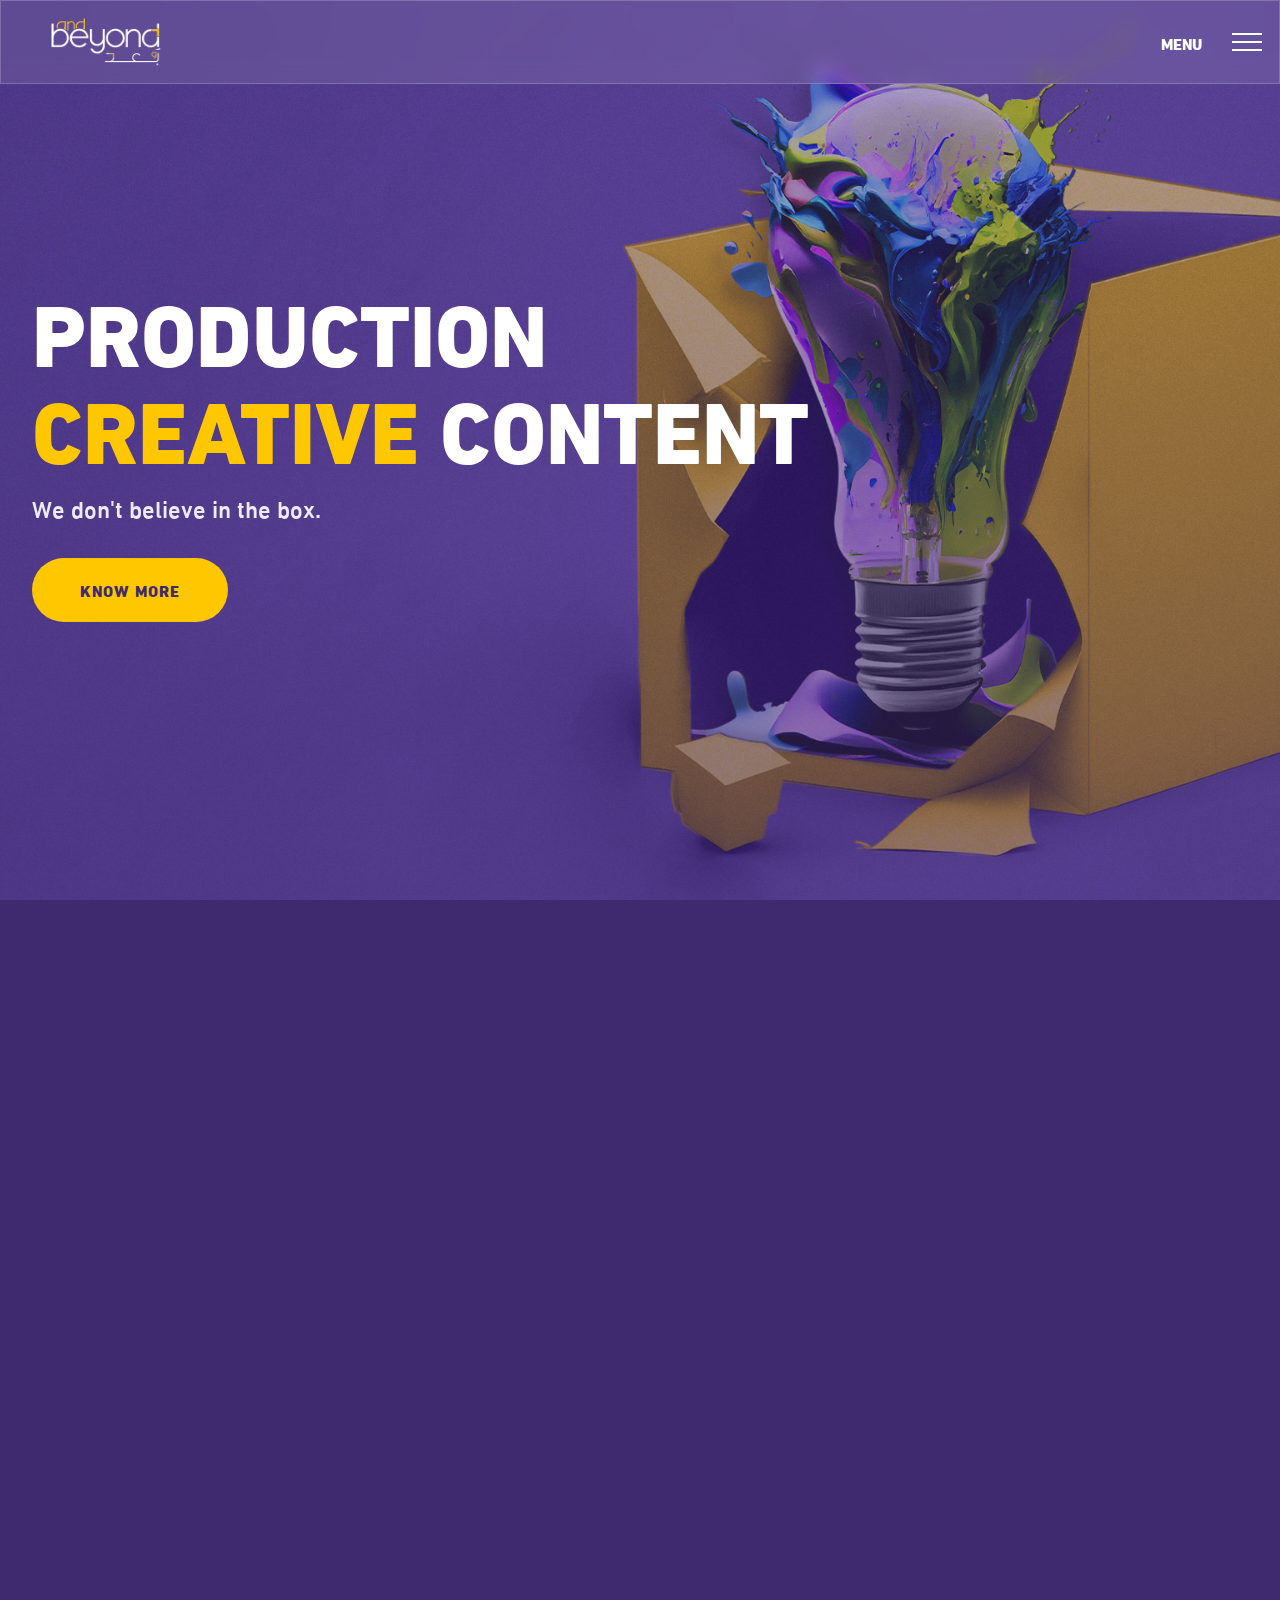
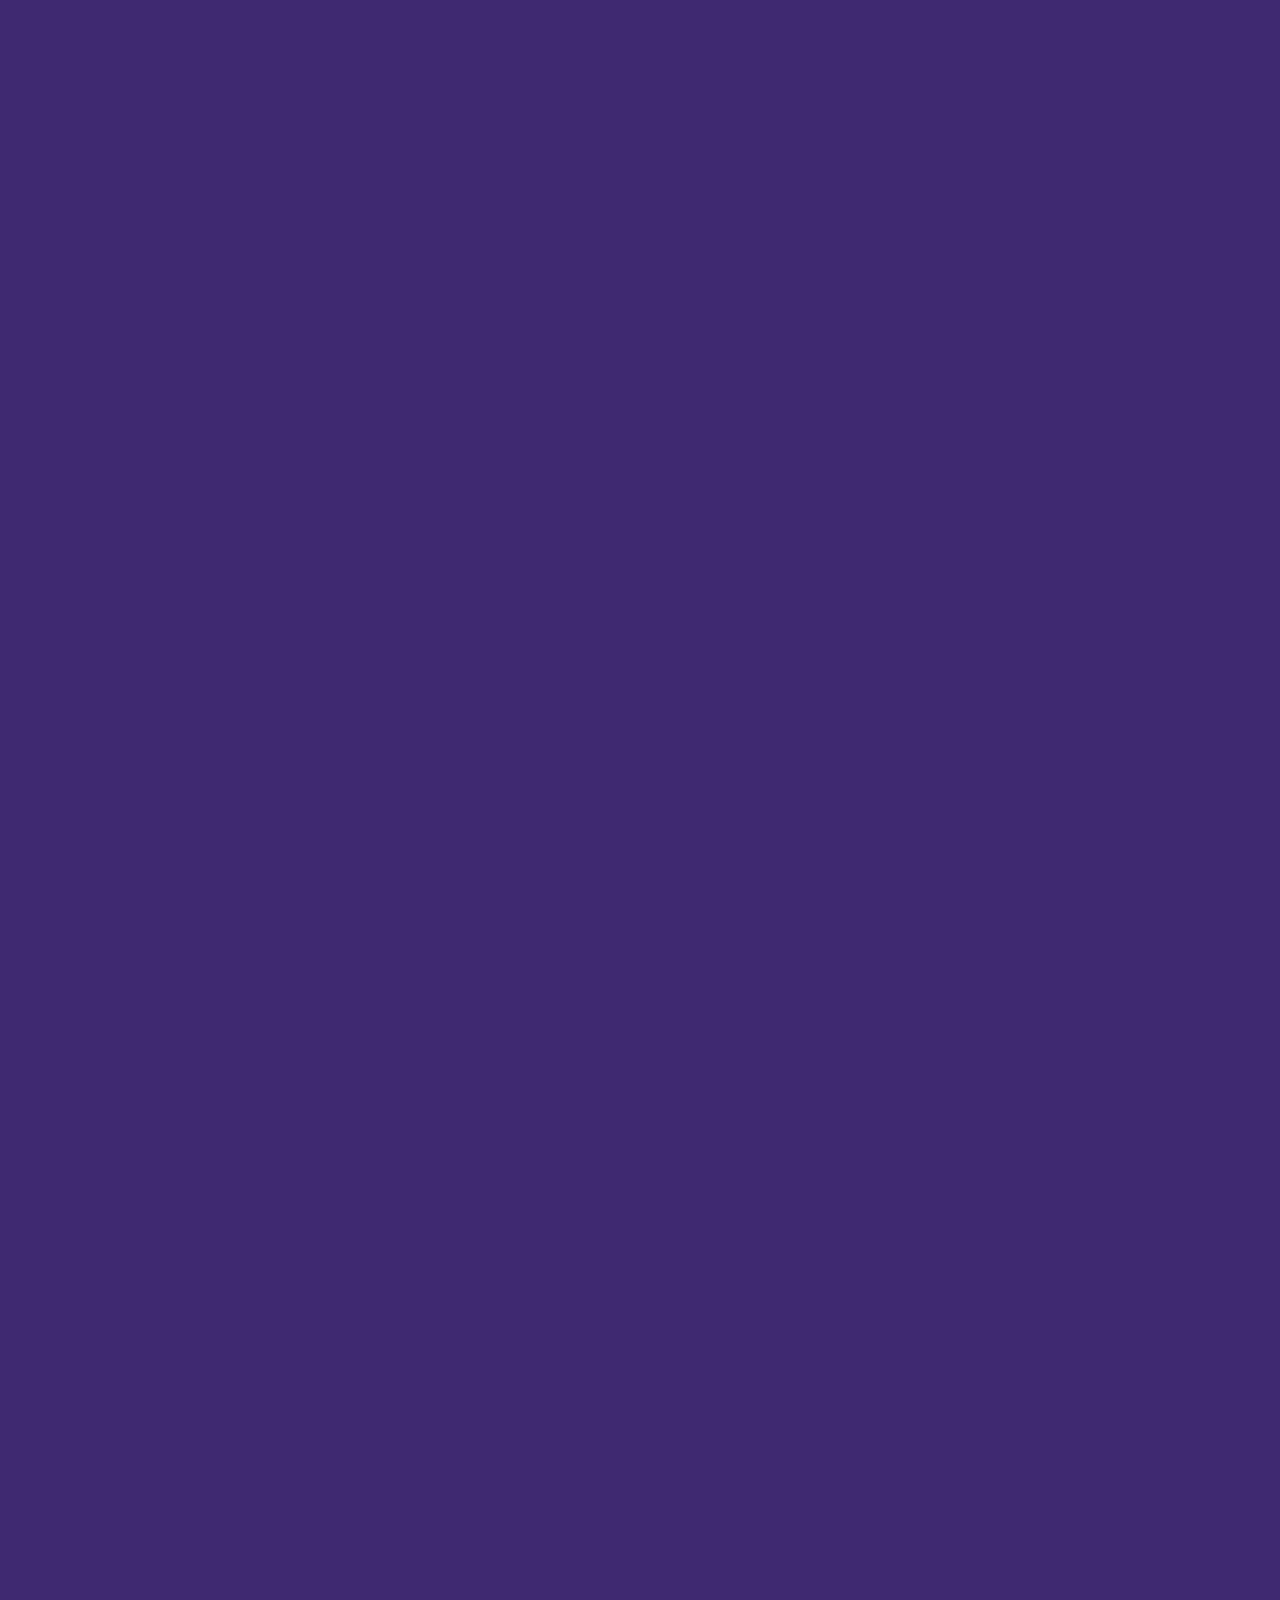
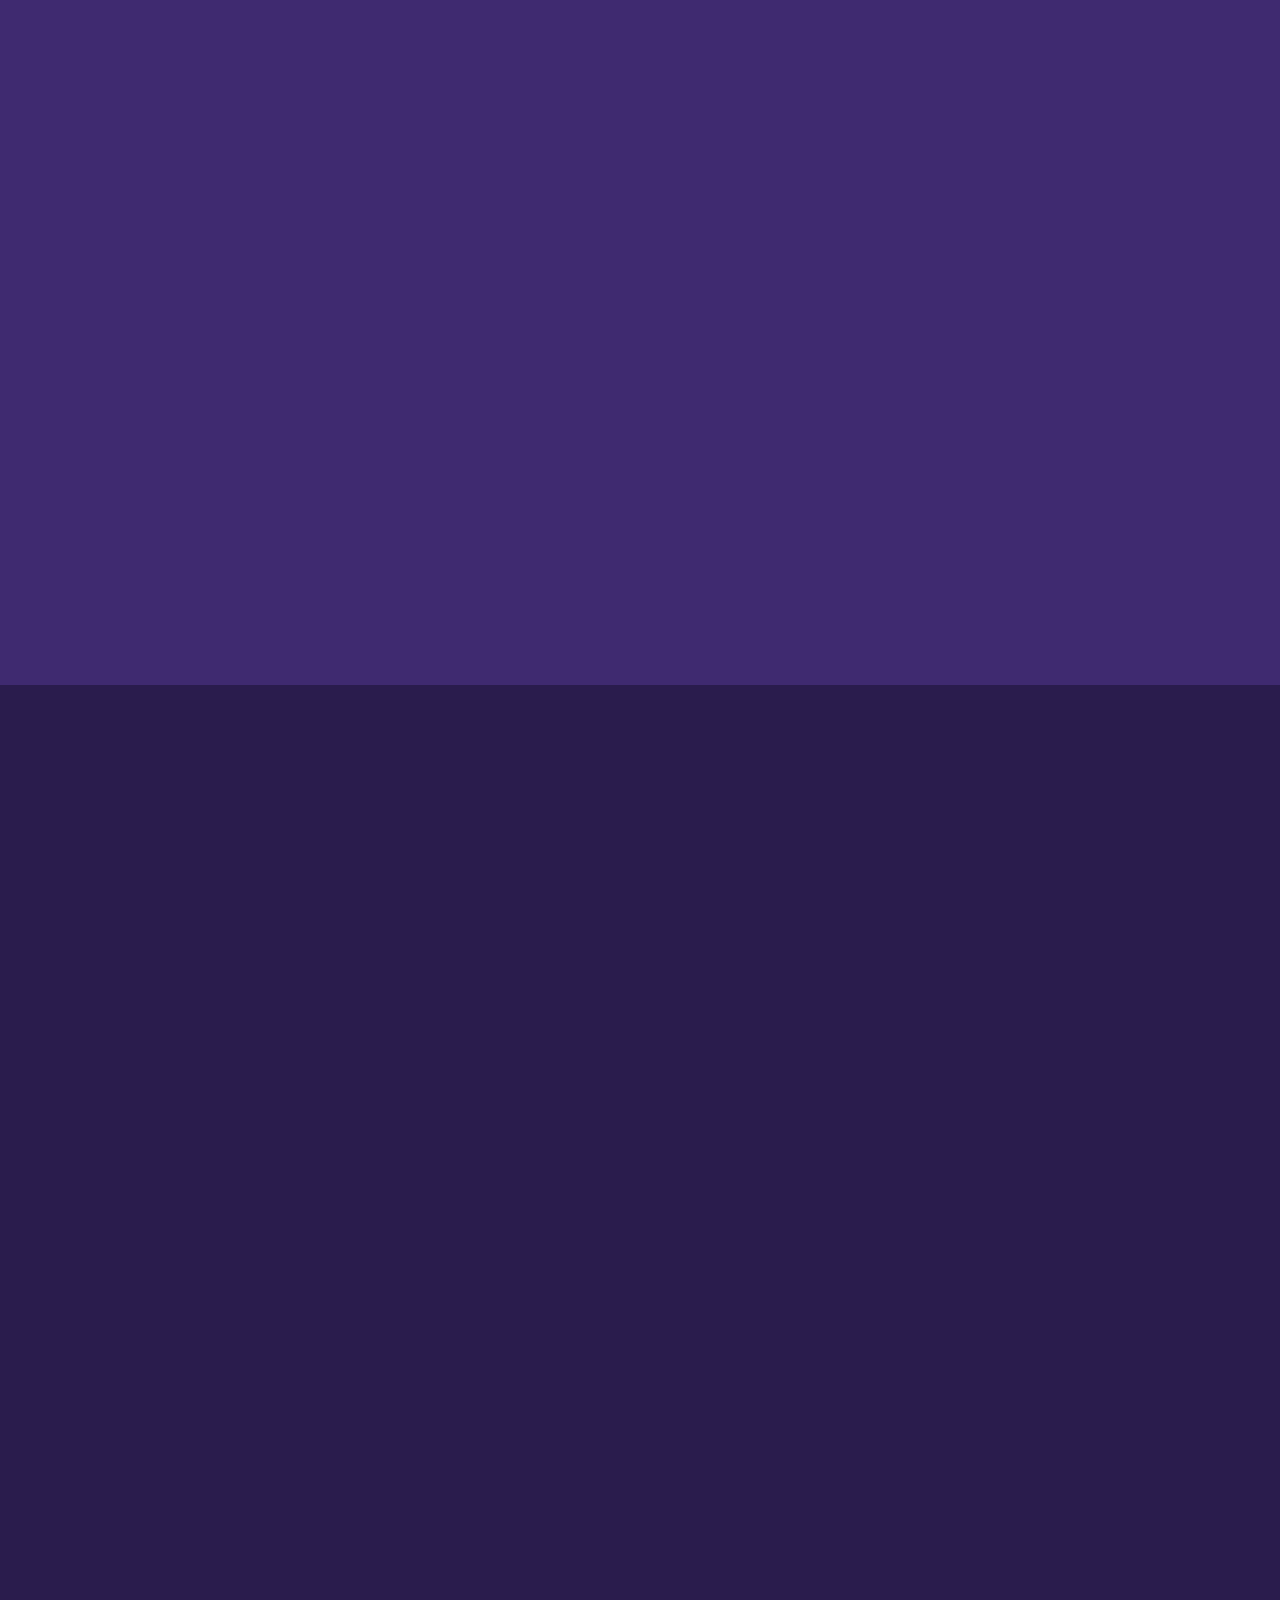
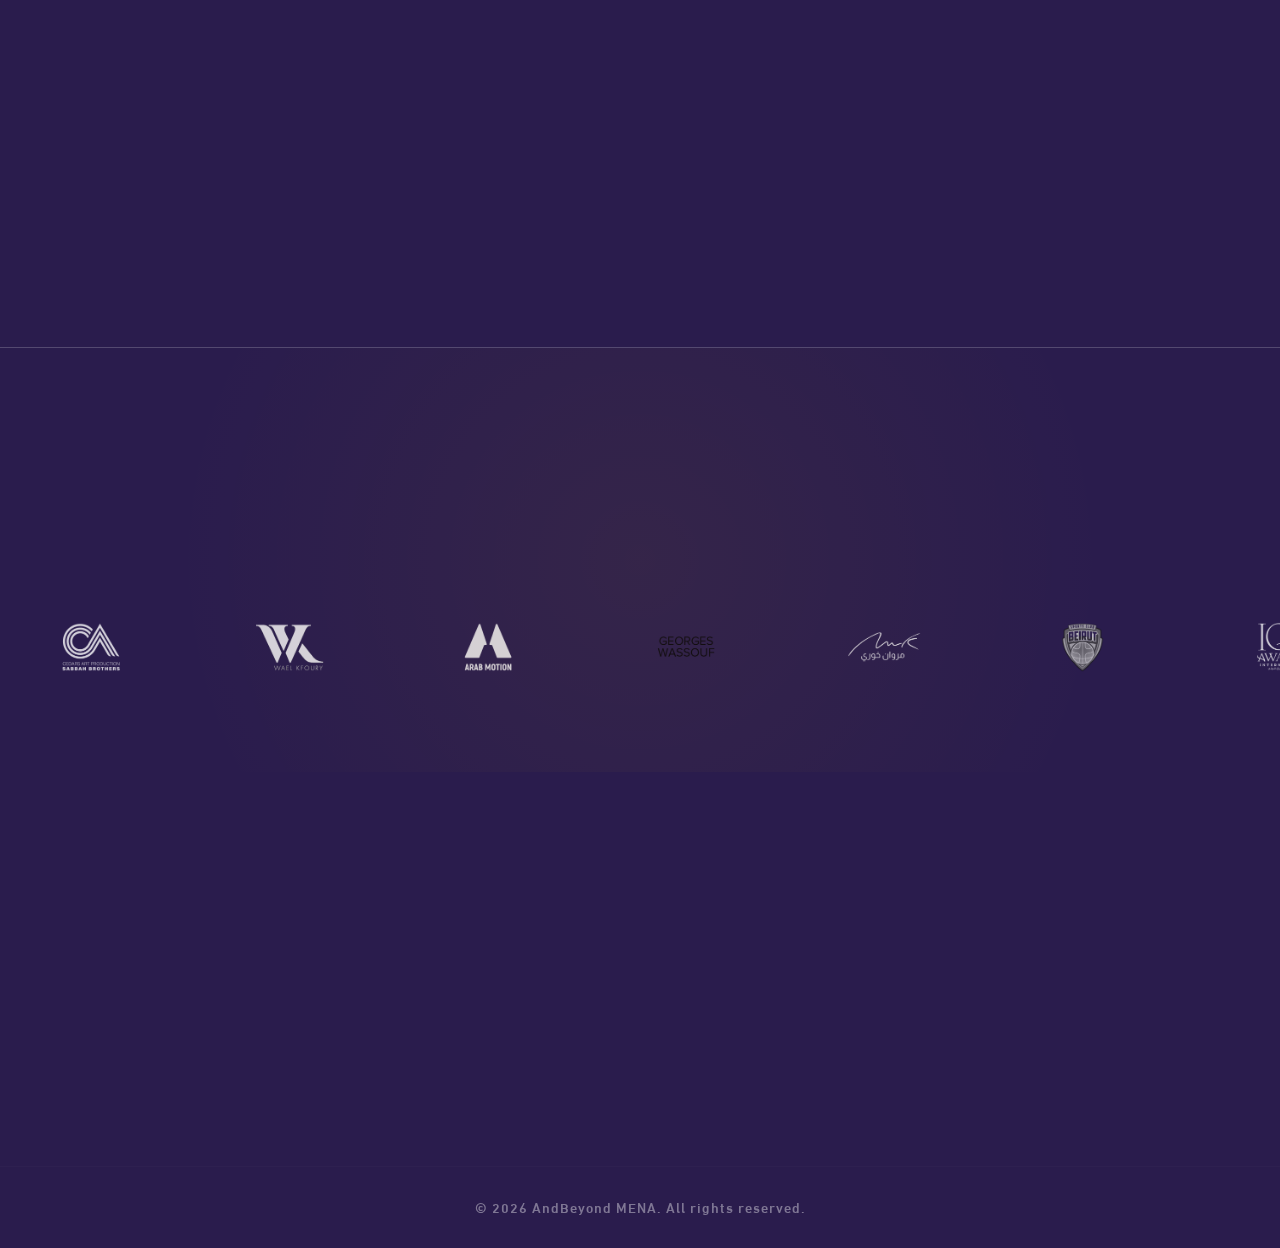
<file: index.html>
<!DOCTYPE html>
<html lang="en">
<head>
    <meta charset="UTF-8">
    <meta name="viewport" content="width=device-width, initial-scale=1.0">
    <title>AndBeyond MENA | Unleashing Creative Sides</title>
    <meta name="description" content="Established in 2018 in Beirut, AndBeyond is a positive & supportive hub for talents and brands.">
    <link rel="stylesheet" href="assets/css/style.css">
</head>
<body>
    <nav class="nav-overlay" id="nav-menu">
        <button class="close-menu" id="close-btn">CLOSE</button>
        <div class="nav-links">
            <a href="index.html">HOME</a>
            <a href="about.html">ABOUT US</a>
            <div class="dropdown">
                <a href="#" class="dropdown-toggle">SERVICES</a>
                <div class="dropdown-menu">
                    <a href="production.html">PRODUCTION</a>
                    <a href="content-creation.html">CONTENT CREATION</a>
                    <a href="graphics-animation.html">GRAPHICS & ANIMATION</a>
                    <a href="talent-management.html">ARTIST & EVENT MANAGEMENT</a>
                    <a href="digital-distribution.html">DIGITAL DISTRIBUTION</a>
                    <a href="digital-media-management.html">DIGITAL MEDIA MANAGEMENT</a>
                    <a href="original-formats.html">ORIGINAL FORMATS</a>
                </div>
            </div>
            <a href="be-the-agency.html">BE THE AGENCY</a>
            <a href="beyond-music.html">BEYOND MUSIC</a>
            <a href="contact.html">CONTACT US</a>
        </div>
    </nav>
    <header class="glass" id="main-header">
        <div class="container header-content">
            <div class="logo">
                <a href="index.html">
                    <img src="assets/img/logo_white.png" alt="AndBeyond MENA Logo">
                </a>
            </div>
            <button class="menu-toggle" id="menu-btn">
                <span>MENU</span>
                <div class="hamburger">
                    <i></i>
                </div>
            </button>
        </div>
    </header>

    <main>
        <section class="hero" id="hero">
            <div class="hero-slider">
                <div class="hero-slide active" style="background-image: url('assets/img/hero-bg.jpg');"></div>
                <div class="hero-slide" style="background-image: url('assets/img/hero-2.jpg');"></div>
                <div class="hero-slide" style="background-image: url('assets/img/hero-3.jpg');"></div>
            </div>
            <div class="hero-overlay"></div>
            <div class="container hero-container">
                <h1 class="hero-title animate-fade-in">
                    Production<br>
                    <span class="gold-text">Creative</span> Content
                </h1>
                <p class="hero-subtitle animate-fade-in">We don't believe in the box.</p>
                <a href="#horizons" class="btn btn-gold animate-fade-in">Know More</a>
        </section>

        <section class="showcase" id="showcase">
            <div class="container">
                <h2 class="section-title reveal">Showcases</h2>
                <div class="showcase-grid">
                    <div class="showcase-item reveal">
                        <div class="showcase-media">
                            <img src="assets/img/showcase/El Bint El Awiye - Wael Kfoury 1000x806.jpg" alt="Wael Kfoury" class="showcase-img">
                            <div class="showcase-overlay">
                                <a href="https://www.youtube.com/watch?v=QqiqISFT15w&list=RDQqiqISFT15w&start_radio=1" target="_blank" class="watch-link">
                                    <span class="watch-icon">▶</span>
                                    <span>Watch on YouTube</span>
                                </a>
                            </div>
                        </div>
                        <div class="showcase-info">
                            <span class="showcase-tag">Digital Distribution, Production</span>
                            <h3>Wael Kfoury</h3>
                        </div>
                    </div>
                    <div class="showcase-item reveal">
                        <div class="showcase-media">
                            <img src="assets/img/showcase/Cedars Art 1000x1262.jpg" alt="Cedars Art" class="showcase-img">
                            <div class="showcase-overlay">
                                <a href="https://www.youtube.com/@CedarsArtProduction" target="_blank" class="watch-link">
                                    <span class="watch-icon">▶</span>
                                    <span>Watch on YouTube</span>
                                </a>
                            </div>
                        </div>
                        <div class="showcase-info">
                            <span class="showcase-tag">Digital Media Management</span>
                            <h3>Cedars Art</h3>
                        </div>
                    </div>
                    <div class="showcase-item reveal">
                        <div class="showcase-media">
                            <img src="assets/img/showcase/Negm Aali - Georges Wassouf 1000x890.jpg" alt="Georges Wassouf" class="showcase-img">
                            <div class="showcase-overlay">
                                <a href="https://www.youtube.com/watch?v=cwYI_HqTA3o&list=RDcwYI_HqTA3o&start_radio=1&pp=ygUYbmFqbSBhbGkgZ2VvcmdlcyB3YXNzb3VmoAcB" target="_blank" class="watch-link">
                                    <span class="watch-icon">▶</span>
                                    <span>Watch on YouTube</span>
                                </a>
                            </div>
                        </div>
                        <div class="showcase-info">
                            <span class="showcase-tag">Production</span>
                            <h3>Georges Wassouf</h3>
                        </div>
                    </div>
                    <div class="showcase-item reveal">
                        <div class="showcase-media">
                            <img src="assets/img/showcase/IQ International awards 1000x806.jpg" alt="IQ Awards" class="showcase-img">
                            <div class="showcase-overlay">
                                <a href="https://www.youtube.com/@IraqAwards" target="_blank" class="watch-link">
                                    <span class="watch-icon">▶</span>
                                    <span>Watch on YouTube</span>
                                </a>
                            </div>
                        </div>
                        <div class="showcase-info">
                            <span class="showcase-tag">Event Management</span>
                            <h3>IQ International Awards</h3>
                        </div>
                    </div>
                    <div class="showcase-item reveal">
                        <div class="showcase-media">
                            <img src="assets/img/showcase/Yeslamli li bighar - Marwan Khoury  1000x1262.jpg" alt="Marwan Khoury" class="showcase-img">
                            <div class="showcase-overlay">
                                <a href="https://www.youtube.com/watch?v=NQU1cCWAbj8&list=RDNQU1cCWAbj8&start_radio=1&pp=ygUWbWFyd2FuIGtob3VyeSB5ZXNsYW1saaAHAQ%3D%3D" target="_blank" class="watch-link">
                                    <span class="watch-icon">▶</span>
                                    <span>Watch on YouTube</span>
                                </a>
                            </div>
                        </div>
                        <div class="showcase-info">
                            <span class="showcase-tag">Production</span>
                            <h3>Marwan Khoury</h3>
                        </div>
                    </div>
                    <div class="showcase-item reveal">
                        <div class="showcase-media">
                            <img src="assets/img/showcase/Taqwa 3al Qahwa 1000x890.jpg" alt="Taqwa" class="showcase-img">
                            <div class="showcase-overlay">
                                <a href="https://www.youtube.com/watch?v=RlTj5dRKqE8&list=PLRAs7qDkoK9fRnn6V1rHALoNY4dnvjC_s" target="_blank" class="watch-link">
                                    <span class="watch-icon">▶</span>
                                    <span>Watch on YouTube</span>
                                </a>
                            </div>
                        </div>
                        <div class="showcase-info">
                            <span class="showcase-tag">Content Creation</span>
                            <h3>Taqwa 3al Qahwa</h3>
                        </div>
                    </div>
                </div>
            </div>
        </section>

        <section class="horizons reveal" id="horizons">
            <div class="container">
                <div class="horizons-content">
                    <div class="horizons-text">
                        And Beyond opens new horizons throughout digital solutions, graphic and motion design, brand establishment, activation and development, building bridges, and finding common fields facilitating creative operations as well as content creation in different types, in order to launch and organize campaigns and promotional outlets
                    </div>
                    <div class="horizons-img">
                        <img src="assets/img/opens-horizons-premium.png" alt="Opens Horizons">
                    </div>
                </div>
            </div>
        </section>

        <section class="stats reveal">
            <div class="container">
                <div class="stats-grid">
                    <div style="display: flex; gap: 40px; flex: 1; flex-wrap: wrap; justify-content: center;">
                        <div class="stat-item">
                            <div class="stat-icon">
                                <img src="assets/img/icon-years.png" alt="Years">
                            </div>
                            <div class="stat-number" data-target="18">0</div>
                            <div class="stat-label">years</div>
                            <div class="stat-dot"></div>
                        </div>
                        <div class="stat-item">
                            <div class="stat-icon">
                                <img src="assets/img/icon-clients.png" alt="Clients">
                            </div>
                            <div class="stat-number" data-target="37">0</div>
                            <div class="stat-label">clients</div>
                            <div class="stat-dot"></div>
                        </div>
                        <div class="stat-item">
                            <div class="stat-icon">
                                <img src="assets/img/icon-projects.png" alt="Projects">
                            </div>
                            <div class="stat-number" data-target="78">0</div>
                            <div class="stat-label">projects</div>
                            <div class="stat-dot"></div>
                        </div>
                    </div>
                    <div class="goals-text">
                        <h4>OUR GOALS</h4>
                        <div class="goals-content">
                            <strong>“You Inspire... We Create”</strong> is our belief and motto, so we deal with every client with the best suitable assets for his business, assuring that it matches his goals and targets, maximizing benefits and reach
                        </div>
                    </div>
                </div>
            </div>
        </section>

        <section class="services" id="services">
            <div class="container">
                <h2 class="section-title reveal">What We Do</h2>
                <div class="services-grid">
                    <a href="production.html" class="service-card reveal">
                        <img src="assets/img/AB_Services_Page_Production_1000x1262.jpg" alt="Production">
                        <div class="service-info">
                            <h3>Production</h3>
                        </div>
                    </a>
                    <a href="content-creation.html" class="service-card reveal">
                        <img src="assets/img/AB_Services_Page_Content_Creation_1000x886.jpg" alt="Content Creation">
                        <div class="service-info">
                            <h3>Content Creation</h3>
                        </div>
                    </a>
                    <a href="graphics-animation.html" class="service-card reveal">
                        <img src="assets/img/AB_Services_Page_Graphics_Animation_1000X890.jpg" alt="Graphics & Animation">
                        <div class="service-info">
                            <h3>Graphics & Animation</h3>
                        </div>
                    </a>
                    <a href="digital-media-management.html" class="service-card reveal">
                        <img src="assets/img/AB_Services_Page_Digital_Media_Management_1000x1262.jpg" alt="Digital Media">
                        <div class="service-info">
                            <h3>Digital Media Management</h3>
                        </div>
                    </a>
                    <a href="talent-management.html" class="service-card reveal">
                        <img src="assets/img/AB_Services_Page_Artist_Event_Management_1000x1262.jpg" alt="Talent Management">
                        <div class="service-info">
                            <h3>Artist & Event Management</h3>
                        </div>
                    </a>
                    <a href="original-formats.html" class="service-card reveal">
                        <img src="assets/img/AB_Services_Page_Original_Formats_1000x890.jpg" alt="Original Formats">
                        <div class="service-info">
                            <h3>Original Formats</h3>
                        </div>
                    </a>
                </div>
            </div>
        </section>
        <section class="partners" id="partners">
            <div class="container" style="overflow: hidden;">
                <h2 class="section-title reveal">Success Partners</h2>
                <div class="partners-slider">
                    <img src="assets/img/partners/Success Partner 1.png" alt="Partner" class="invert-logo">
                    <img src="assets/img/partners/Success Partner 2.png" alt="Partner" class="invert-logo">
                    <img src="assets/img/partners/Success Partner 3.png" alt="Partner" class="invert-logo">
                    <img src="assets/img/partners/Success Partner 4.png" alt="Partner">
                    <img src="assets/img/partners/Success Partner 5.png" alt="Partner" class="invert-logo">
                    <img src="assets/img/partners/Success Partner 6.png" alt="Partner" class="invert-logo">
                    <img src="assets/img/partners/Success Partner 7.png" alt="Partner" class="invert-logo">
                    <img src="assets/img/partners/Success Partner 10.png" alt="Partner">
                    <img src="assets/img/partners/Success Partner 11.png" alt="Partner">
                    <img src="assets/img/partners/Success Partner 12.png" alt="Partner" class="invert-logo">
                    <img src="assets/img/partners/Success Partner 13.png" alt="Partner" class="invert-logo">
                    <!-- Duplicate for infinite scroll -->
                    <img src="assets/img/partners/Success Partner 1.png" alt="Partner" class="invert-logo">
                    <img src="assets/img/partners/Success Partner 2.png" alt="Partner" class="invert-logo">
                    <img src="assets/img/partners/Success Partner 3.png" alt="Partner" class="invert-logo">
                    <img src="assets/img/partners/Success Partner 4.png" alt="Partner">
                    <img src="assets/img/partners/Success Partner 5.png" alt="Partner" class="invert-logo">
                </div>
            </div>
        </section>
    </main>

    <footer id="footer">
        <div class="container footer-grid">
            <div class="footer-col reveal">
                <h4>About Us</h4>
                <p>Establishing digital horizons since 2018. A positive hub for talents and brands.</p>
            </div>
            <div class="footer-col reveal">
                <h4>Quick Links</h4>
                <ul class="footer-links">
                    <li><a href="index.html">Home</a></li>
                    <li><a href="about.html">About Us</a></li>
                    <li><a href="index.html#services">Services</a></li>
                    <li><a href="be-the-agency.html">Be The Agency</a></li>
                    <li><a href="beyond-music.html">Beyond Music</a></li>
                    <li><a href="contact.html">Contact Us</a></li>
                </ul>
            </div>
            <div class="footer-col reveal">
                <h4>Offices</h4>
                <div class="footer-links">
                    <p>Beirut, Lebanon</p>
                    <p style="margin-top: 10px;">Riyadh, KSA</p>
                </div>
            </div>
            <div class="footer-col reveal">
                <h4>Follow Us</h4>
                <div class="social-links">
                    <a href="#" class="social-item"><img src="assets/img/social/Footer-facebook-icon-70x70.png" alt="Facebook"></a>
                    <a href="#" class="social-item"><img src="assets/img/social/Footer-instagram-icon-70x70.png" alt="Instagram"></a>
                    <a href="#" class="social-item"><img src="assets/img/social/Footer-linkedin-icon-70x70.png" alt="LinkedIn"></a>
                    <a href="#" class="social-item"><img src="assets/img/social/Footer-tiktok-icon-70x70.png" alt="TikTok"></a>
                    <a href="#" class="social-item"><img src="assets/img/social/Footer-twitter-icon-70x70.png" alt="Twitter"></a>
                    <a href="#" class="social-item"><img src="assets/img/social/Footer-youtube-icon-70x70.png" alt="YouTube"></a>
                </div>
            </div>
        </div>
        <div class="footer-bottom">
            <div class="container">
                <p>&copy; 2026 AndBeyond MENA. All rights reserved.</p>
            </div>
        </div>
    </footer>

    <script src="assets/js/main.js"></script>
</body>
</html>
</file>
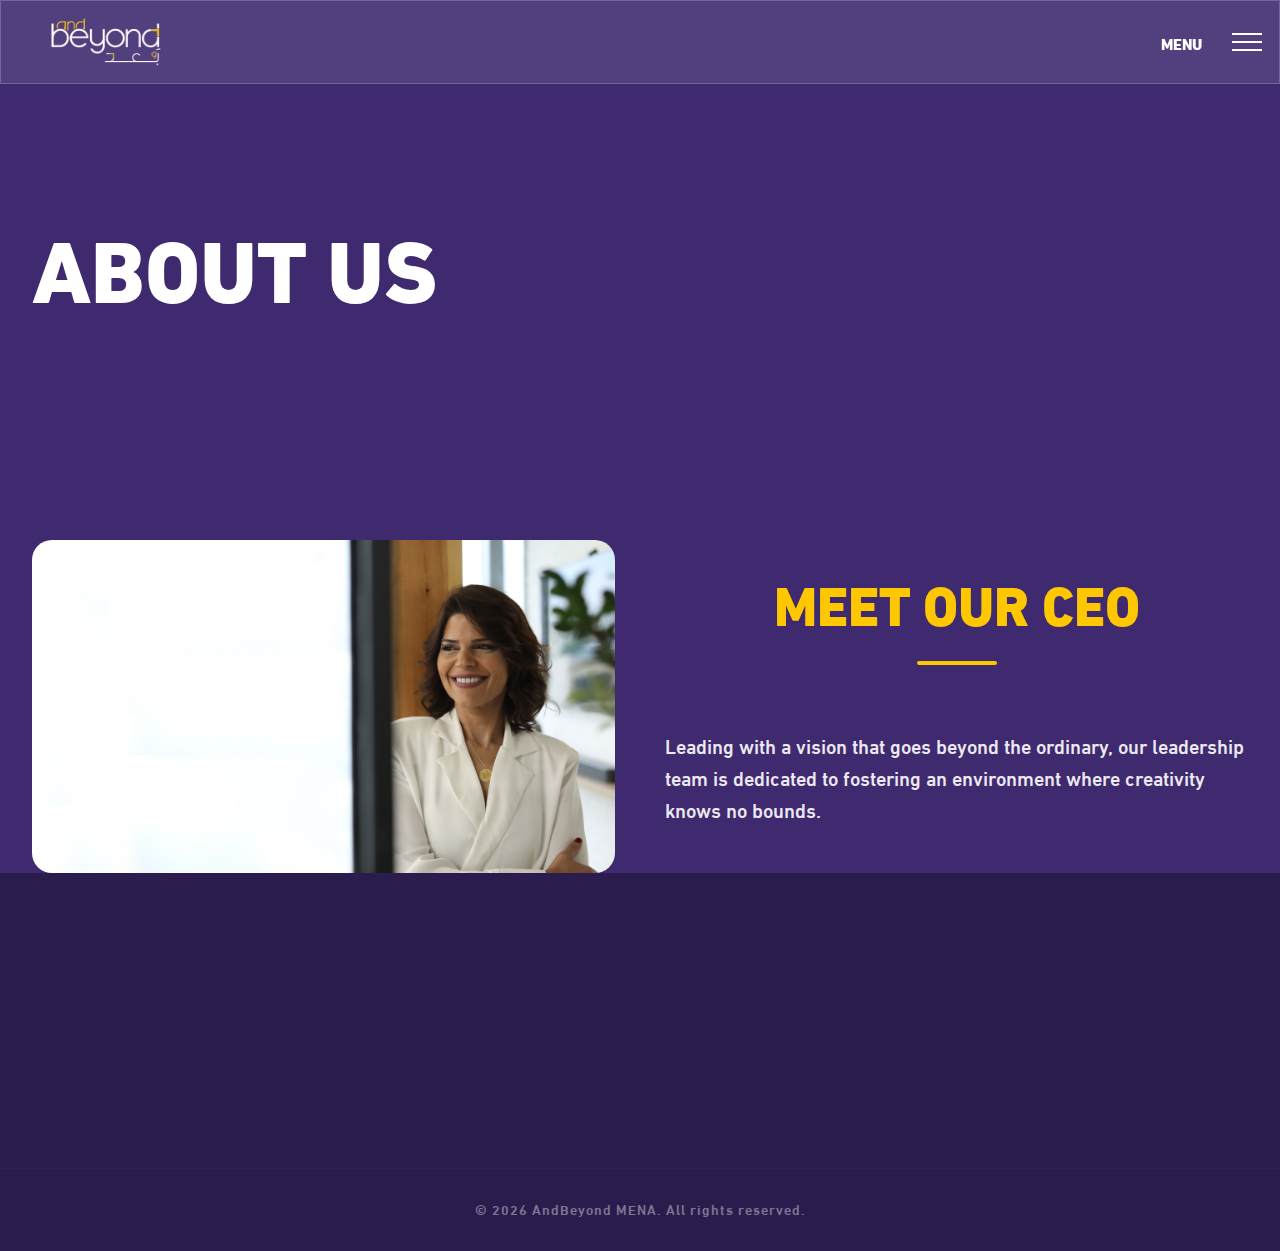
<file: about.html>
<!DOCTYPE html>
<html lang="en">
<head>
    <meta charset="UTF-8">
    <meta name="viewport" content="width=device-width, initial-scale=1.0">
    <title>About Us | AndBeyond MENA</title>
    <link rel="stylesheet" href="assets/css/style.css">
</head>
<body>
    <nav class="nav-overlay" id="nav-menu">
        <button class="close-menu" id="close-btn">CLOSE</button>
        <div class="nav-links">
            <a href="index.html">HOME</a>
            <a href="about.html">ABOUT US</a>
            <a href="services.html">SERVICES</a>
            <a href="showcase.html">SHOWCASES</a>
            <a href="contact.html">CONTACT US</a>
        </div>
    </nav>

    <header class="glass" id="main-header">
        <div class="container header-content">
            <div class="logo">
                <a href="index.html">
                    <img src="assets/img/logo_white.png" alt="AndBeyond MENA Logo">
                </a>
            </div>
            <button class="menu-toggle" id="menu-btn">
                <span>MENU</span>
                <div class="hamburger">
                    <i></i>
                </div>
            </button>
        </div>
    </header>

    <main>
        <section class="hero" style="height: 60vh;">
            <div class="hero-overlay"></div>
            <div class="container hero-container">
                <h1 class="hero-title animate-fade-in">About Us</h1>
            </div>
        </section>

        <section class="ceo-section reveal">
            <div class="container">
                <div style="display: flex; gap: 50px; align-items: center; flex-wrap: wrap;">
                    <div class="ceo-img" style="flex: 1; min-width: 300px;">
                        <img src="assets/img/ceo.jpg" alt="Our CEO" style="width: 100%; border-radius: 20px;">
                    </div>
                    <div class="ceo-content" style="flex: 1; min-width: 300px;">
                        <h2 class="section-title">Meet Our CEO</h2>
                        <p class="about-text">
                            Leading with a vision that goes beyond the ordinary, our leadership team is dedicated to fostering an environment where creativity knows no bounds.
                        </p>
                    </div>
                </div>
            </div>
        </section>
    </main>

    <footer id="footer">
        <div class="footer-main">
            <div class="container footer-grid">
                <div class="footer-col reveal">
                    <h4>About Us</h4>
                    <p>And Beyond is a positive & supportive hub for talents and brands.</p>
                </div>
            </div>
        </div>
        <div class="footer-bottom">
            <div class="container">
                <p>&copy; 2026 AndBeyond MENA. All rights reserved.</p>
            </div>
        </div>
    </footer>

    <script src="assets/js/main.js"></script>
</body>
</html>
</file>
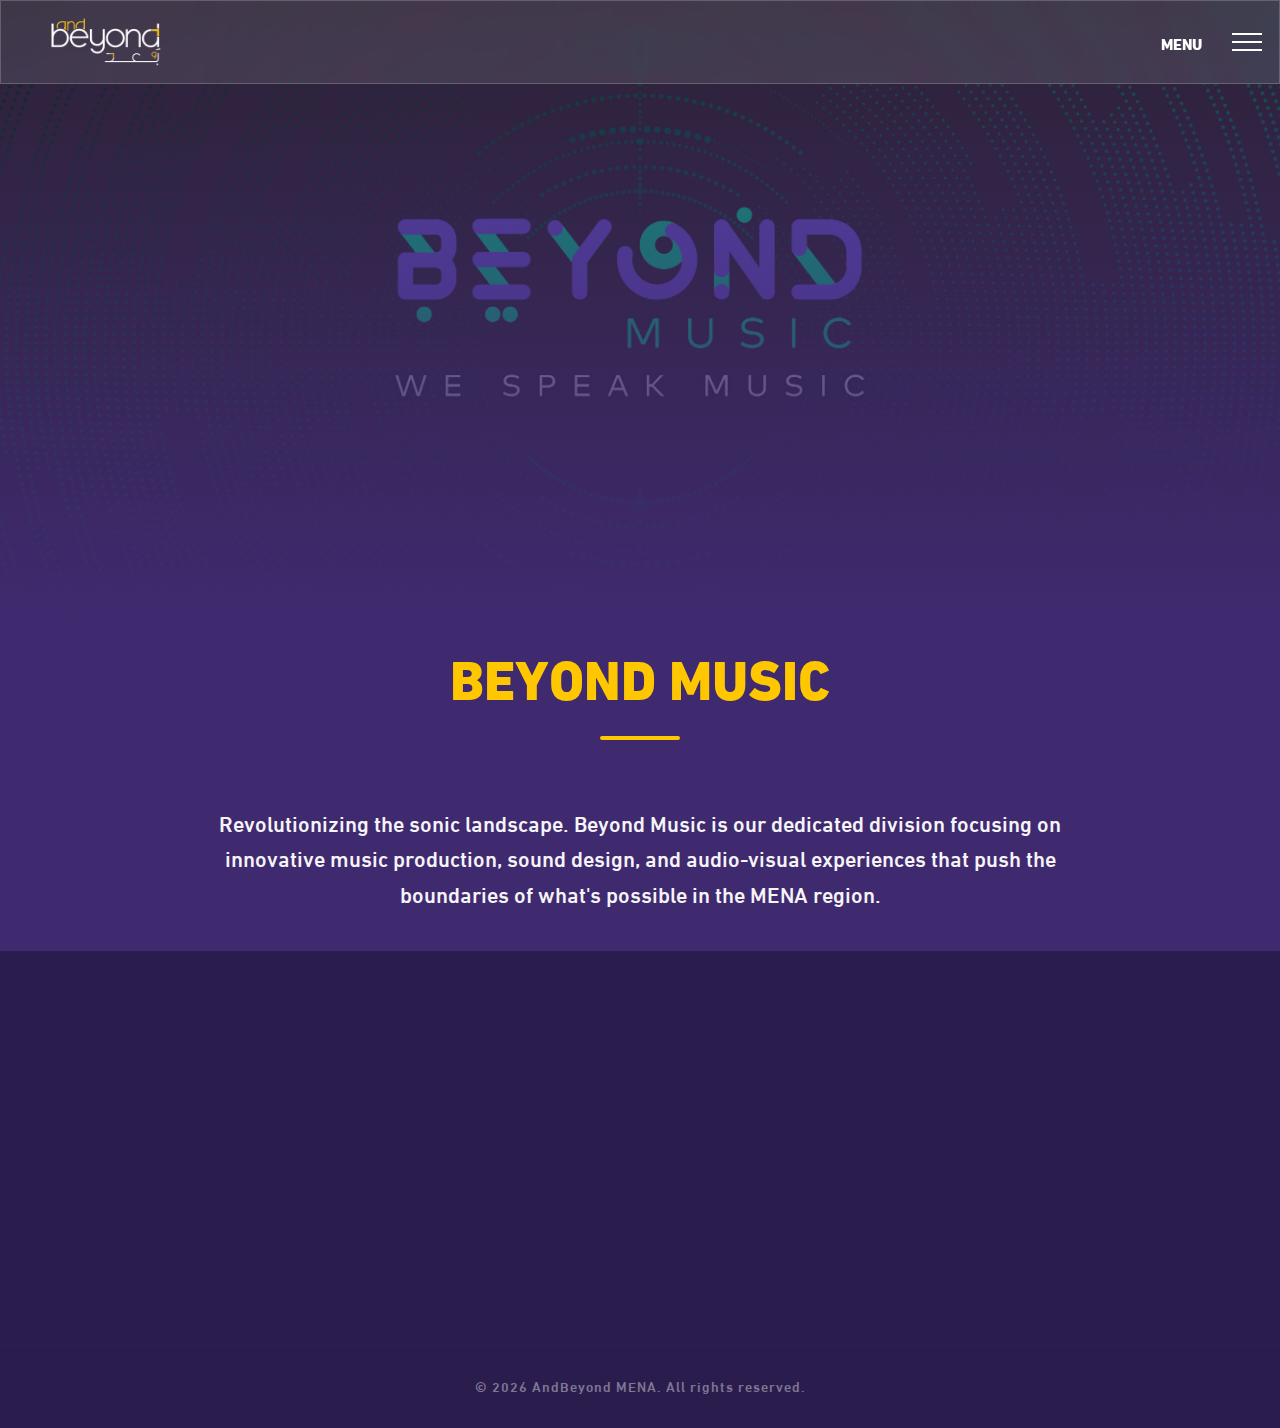
<file: beyond-music.html>
<!DOCTYPE html>
<html lang="en">
<head>
    <meta charset="UTF-8">
    <meta name="viewport" content="width=device-width, initial-scale=1.0">
    <title>Beyond Music | AndBeyond MENA</title>
    <link rel="stylesheet" href="assets/css/style.css">
</head>
<body>
    <nav class="nav-overlay" id="nav-menu">
        <button class="close-menu" id="close-btn">CLOSE</button>
        <div class="nav-links">
            <a href="index.html">HOME</a>
            <a href="about.html">ABOUT US</a>
            <div class="dropdown">
                <a href="#" class="dropdown-toggle">SERVICES</a>
                <div class="dropdown-menu">
                    <a href="production.html">PRODUCTION</a>
                    <a href="content-creation.html">CONTENT CREATION</a>
                    <a href="graphics-animation.html">GRAPHICS & ANIMATION</a>
                    <a href="talent-management.html">ARTIST & EVENT MANAGEMENT</a>
                    <a href="digital-distribution.html">DIGITAL DISTRIBUTION</a>
                    <a href="digital-media-management.html">DIGITAL MEDIA MANAGEMENT</a>
                    <a href="original-formats.html">ORIGINAL FORMATS</a>
                </div>
            </div>
            <a href="be-the-agency.html">BE THE AGENCY</a>
            <a href="beyond-music.html">BEYOND MUSIC</a>
            <a href="contact.html">CONTACT US</a>
        </div>
    </nav>

    <header class="glass" id="main-header">
        <div class="container header-content">
            <div class="logo">
                <a href="index.html">
                    <img src="assets/img/logo_white.png" alt="AndBeyond MENA Logo">
                </a>
            </div>
            <button class="menu-toggle" id="menu-btn">
                <span>MENU</span>
                <div class="hamburger">
                    <i></i>
                </div>
            </button>
        </div>
    </header>

    <main>
        <section class="subpage-hero" style="background-image: url('Design/05 Beyond Music/00 Header/AB_Website_Beyond_Music_Header.jpg');">
            <div class="container">
            </div>
        </section>

        <section class="service-details reveal">
            <div class="container">
                <div class="service-overview">
                    <h2 class="section-title">Beyond Music</h2>
                    <p class="lead-text">
                        Revolutionizing the sonic landscape. Beyond Music is our dedicated division focusing on innovative music production, sound design, and audio-visual experiences that push the boundaries of what's possible in the MENA region.
                    </p>
                </div>
            </div>
        </section>
    </main>

    <footer id="footer">
        
        <div class="container footer-grid">
            <div class="footer-col reveal">
                <h4>About Us</h4>
                <p>Establishing digital horizons since 2018. A positive hub for talents and brands.</p>
            </div>
            <div class="footer-col reveal">
                <h4>Quick Links</h4>
                <ul class="footer-links">
                    <li><a href="index.html">Home</a></li>
                    <li><a href="about.html">About Us</a></li>
                    <li><a href="index.html#services">Services</a></li>
                    <li><a href="be-the-agency.html">Be The Agency</a></li>
                    <li><a href="beyond-music.html">Beyond Music</a></li>
                    <li><a href="contact.html">Contact Us</a></li>
                </ul>
            </div>
            <div class="footer-col reveal">
                <h4>Offices</h4>
                <div class="footer-links">
                    <p>Beirut, Lebanon</p>
                    <p style="margin-top: 10px;">Riyadh, KSA</p>
                </div>
            </div>
            <div class="footer-col reveal">
                <h4>Follow Us</h4>
                <div class="social-links">
                    <a href="#" class="social-item"><img src="assets/img/social/Footer-facebook-icon-70x70.png" alt="Facebook"></a>
                    <a href="#" class="social-item"><img src="assets/img/social/Footer-instagram-icon-70x70.png" alt="Instagram"></a>
                    <a href="#" class="social-item"><img src="assets/img/social/Footer-linkedin-icon-70x70.png" alt="LinkedIn"></a>
                    <a href="#" class="social-item"><img src="assets/img/social/Footer-tiktok-icon-70x70.png" alt="TikTok"></a>
                    <a href="#" class="social-item"><img src="assets/img/social/Footer-twitter-icon-70x70.png" alt="Twitter"></a>
                    <a href="#" class="social-item"><img src="assets/img/social/Footer-youtube-icon-70x70.png" alt="YouTube"></a>
                </div>
            </div>
        </div>
        <div class="footer-bottom">
            <div class="container">
                <p>&copy; 2026 AndBeyond MENA. All rights reserved.</p>
            </div>
        </div>
    </footer>

    <script src="assets/js/main.js"></script>
</body>
</html>
</file>
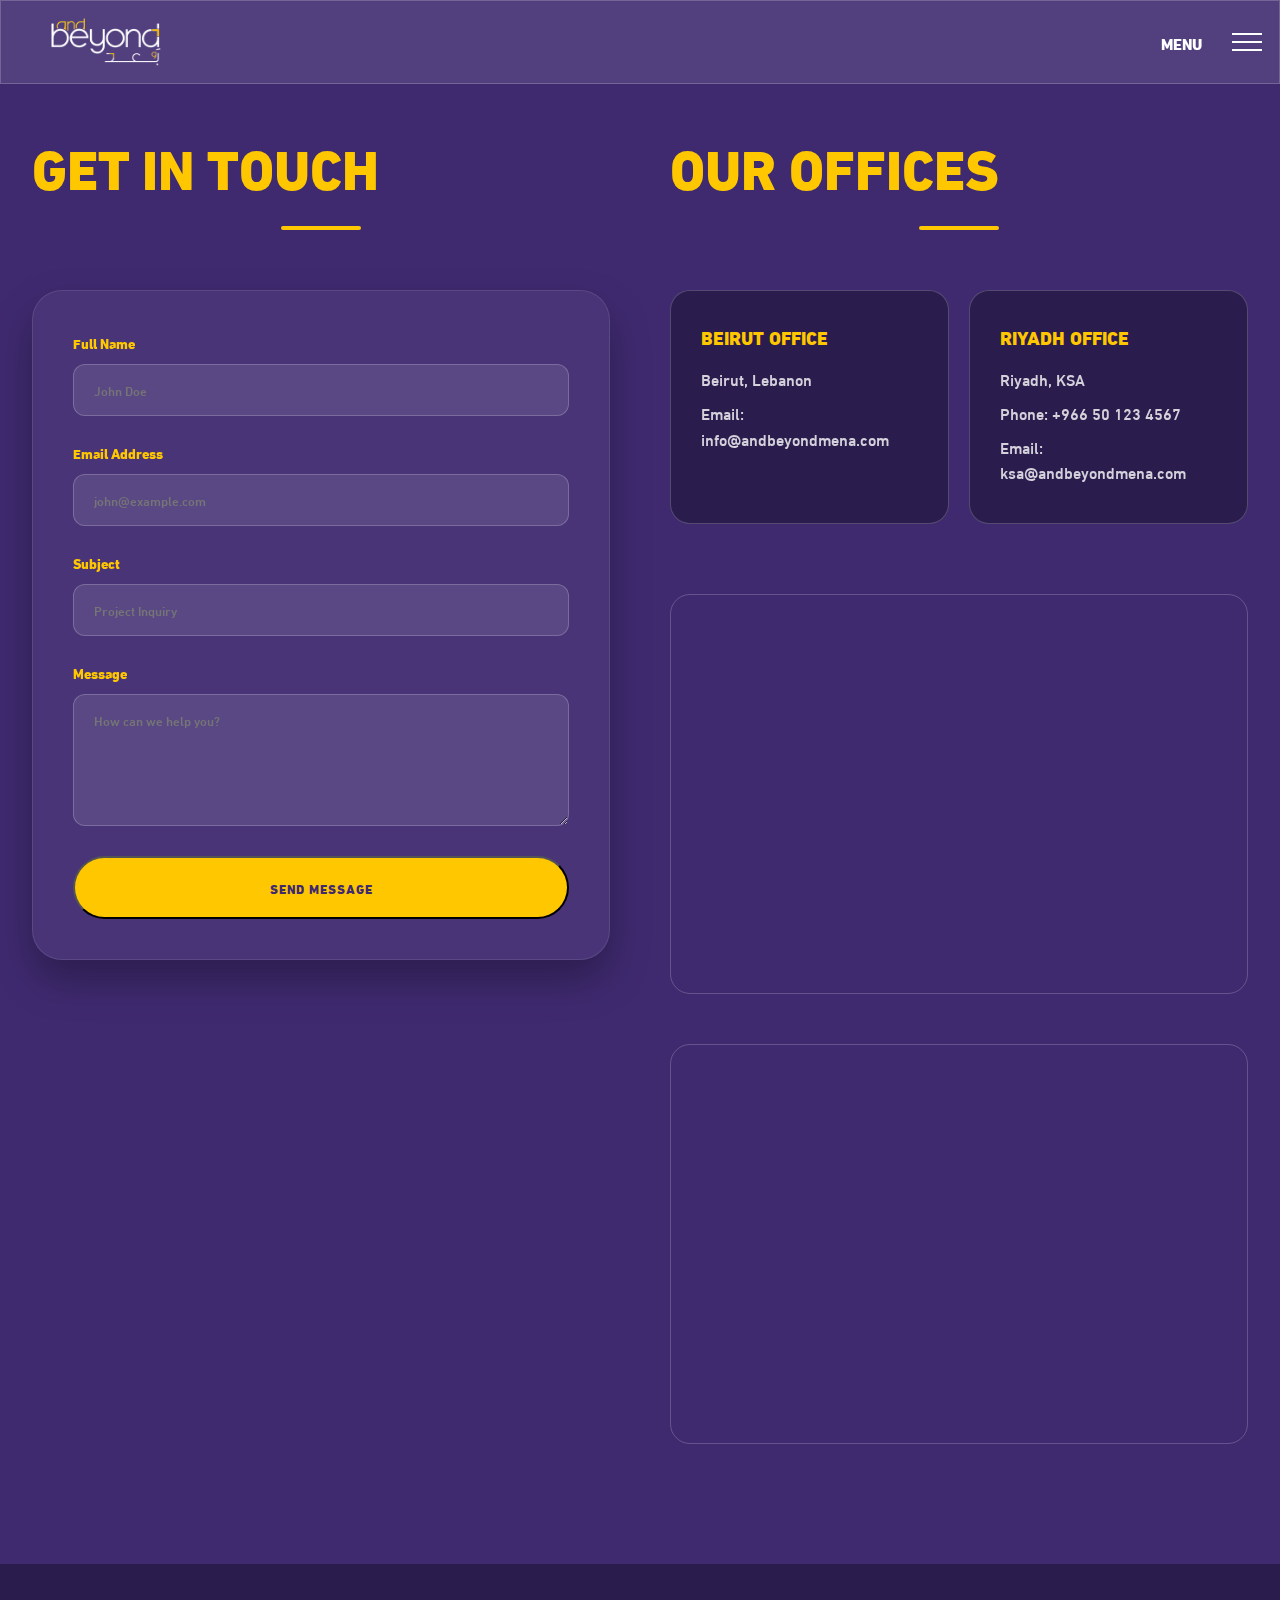
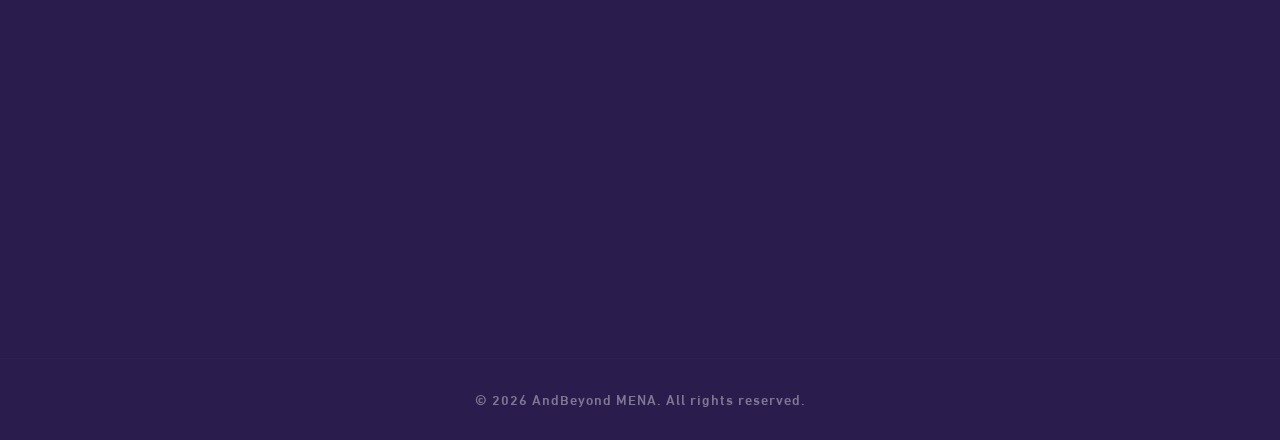
<file: contact.html>
<!DOCTYPE html>
<html lang="en">
<head>
    <meta charset="UTF-8">
    <meta name="viewport" content="width=device-width, initial-scale=1.0">
    <title>Contact Us | AndBeyond MENA</title>
    <link rel="stylesheet" href="assets/css/style.css">
</head>
<body>
    <nav class="nav-overlay" id="nav-menu">
        <button class="close-menu" id="close-btn">CLOSE</button>
        <div class="nav-links">
            <a href="index.html">HOME</a>
            <a href="about.html">ABOUT US</a>
            <div class="dropdown">
                <a href="#" class="dropdown-toggle">SERVICES</a>
                <div class="dropdown-menu">
                    <a href="production.html">PRODUCTION</a>
                    <a href="content-creation.html">CONTENT CREATION</a>
                    <a href="graphics-animation.html">GRAPHICS & ANIMATION</a>
                    <a href="talent-management.html">ARTIST & EVENT MANAGEMENT</a>
                    <a href="digital-distribution.html">DIGITAL DISTRIBUTION</a>
                    <a href="digital-media-management.html">DIGITAL MEDIA MANAGEMENT</a>
                    <a href="original-formats.html">ORIGINAL FORMATS</a>
                </div>
            </div>
            <a href="be-the-agency.html">BE THE AGENCY</a>
            <a href="beyond-music.html">BEYOND MUSIC</a>
            <a href="contact.html">CONTACT US</a>
        </div>
    </nav>
    <header class="glass" id="main-header">
        <div class="container header-content">
            <div class="logo"><a href="index.html"><img src="assets/img/logo_white.png" alt="Logo"></a></div>
            <button class="menu-toggle" id="menu-btn"><span>MENU</span><div class="hamburger"><i></i></div></button>
        </div>
    </header>
    <main>

        <section class="contact-section">
            <div class="container">
                <div class="contact-grid">
                    <!-- Contact Form Col -->
                    <div class="contact-info-col reveal">
                        <h2 class="section-title" style="text-align: left; margin-bottom: 30px;">Get In Touch</h2>
                        <div class="contact-form-card">
                            <form action="#" class="contact-form" id="contact-form">
                                <div class="form-group">
                                    <label for="name">Full Name</label>
                                    <input type="text" id="name" name="name" placeholder="John Doe" required>
                                </div>
                                <div class="form-group">
                                    <label for="email">Email Address</label>
                                    <input type="email" id="email" name="email" placeholder="john@example.com" required>
                                </div>
                                <div class="form-group">
                                    <label for="subject">Subject</label>
                                    <input type="text" id="subject" name="subject" placeholder="Project Inquiry" required>
                                </div>
                                <div class="form-group">
                                    <label for="message">Message</label>
                                    <textarea id="message" name="message" rows="5" placeholder="How can we help you?" required></textarea>
                                </div>
                                <button type="submit" class="btn btn-gold" style="width: 100%;">Send Message</button>
                            </form>
                        </div>
                    </div>

                    <!-- Offices Col -->
                    <div class="contact-info-col reveal">
                        <h2 class="section-title" style="text-align: left; margin-bottom: 30px;">Our Offices</h2>
                        <div class="office-info-grid">
                            <div class="office-card">
                                <h4>Beirut Office</h4>
                                <p>Beirut, Lebanon</p>
                                <p>Email: info@andbeyondmena.com</p>
                            </div>
                            <div class="office-card">
                                <h4>Riyadh Office</h4>
                                <p>Riyadh, KSA</p>
                                <p>Phone: +966 50 123 4567</p>
                                <p>Email: ksa@andbeyondmena.com</p>
                            </div>
                        </div>
                        
                        <div class="map-container" id="map-beirut">
                            <iframe src="https://www.google.com/maps/embed?pb=!1m18!1m12!1m3!1d106013.0645607374!2d35.43859664539659!3d33.88921136773343!2m3!1f0!2f0!3f0!3m2!1i1024!2i768!4f13.1!3m3!1m2!1s0x151f1721588229a7%3A0x94ef4003058097c5!2sBeirut%2C%20Lebanon!5e0!3m2!1sen!2slb!4v1700000000000!5m2!1sen!2slb" style="border:0;" allowfullscreen="" loading="lazy" referrerpolicy="no-referrer-when-downgrade"></iframe>
                        </div>

                         <div class="map-container" id="map-riyadh" style="margin-top: 20px;">
                            <iframe src="https://www.google.com/maps/embed?pb=!1m18!1m12!1m3!1d231885.51860363248!2d46.486026909472654!3d24.75239088613459!2m3!1f0!2f0!3f0!3m2!1i1024!2i768!4f13.1!3m3!1m2!1s0x3e2f03890d48939b%3A0x88a9648c03107538!2sRiyadh%2C%20Saudi%20Arabia!5e0!3m2!1sen!2ssa!4v1700000000000!5m2!1sen!2ssa" style="border:0;" allowfullscreen="" loading="lazy" referrerpolicy="no-referrer-when-downgrade"></iframe>
                        </div>
                    </div>
                </div>
            </div>
        </section>
    </main>
    <footer id="footer" style="margin-top: 0;">
        
        <div class="container footer-grid">
            <div class="footer-col reveal">
                <h4>About Us</h4>
                <p>Establishing digital horizons since 2018. A positive hub for talents and brands.</p>
            </div>
            <div class="footer-col reveal">
                <h4>Quick Links</h4>
                <ul class="footer-links">
                    <li><a href="index.html">Home</a></li>
                    <li><a href="about.html">About Us</a></li>
                    <li><a href="index.html#services">Services</a></li>
                    <li><a href="be-the-agency.html">Be The Agency</a></li>
                    <li><a href="beyond-music.html">Beyond Music</a></li>
                    <li><a href="contact.html">Contact Us</a></li>
                </ul>
            </div>
            <div class="footer-col reveal">
                <h4>Offices</h4>
                <div class="footer-links">
                    <p>Beirut, Lebanon</p>
                    <p style="margin-top: 10px;">Riyadh, KSA</p>
                </div>
            </div>
            <div class="footer-col reveal">
                <h4>Follow Us</h4>
                <div class="social-links">
                    <a href="#" class="social-item"><img src="assets/img/social/Footer-facebook-icon-70x70.png" alt="Facebook"></a>
                    <a href="#" class="social-item"><img src="assets/img/social/Footer-instagram-icon-70x70.png" alt="Instagram"></a>
                    <a href="#" class="social-item"><img src="assets/img/social/Footer-linkedin-icon-70x70.png" alt="LinkedIn"></a>
                    <a href="#" class="social-item"><img src="assets/img/social/Footer-tiktok-icon-70x70.png" alt="TikTok"></a>
                    <a href="#" class="social-item"><img src="assets/img/social/Footer-twitter-icon-70x70.png" alt="Twitter"></a>
                    <a href="#" class="social-item"><img src="assets/img/social/Footer-youtube-icon-70x70.png" alt="YouTube"></a>
                </div>
            </div>
        </div>
        <div class="footer-bottom">
            <div class="container">
                <p>&copy; 2026 AndBeyond MENA. All rights reserved.</p>
            </div>
        </div>
    </footer>

    <script src="assets/js/main.js"></script>
</body>
</html>
</file>
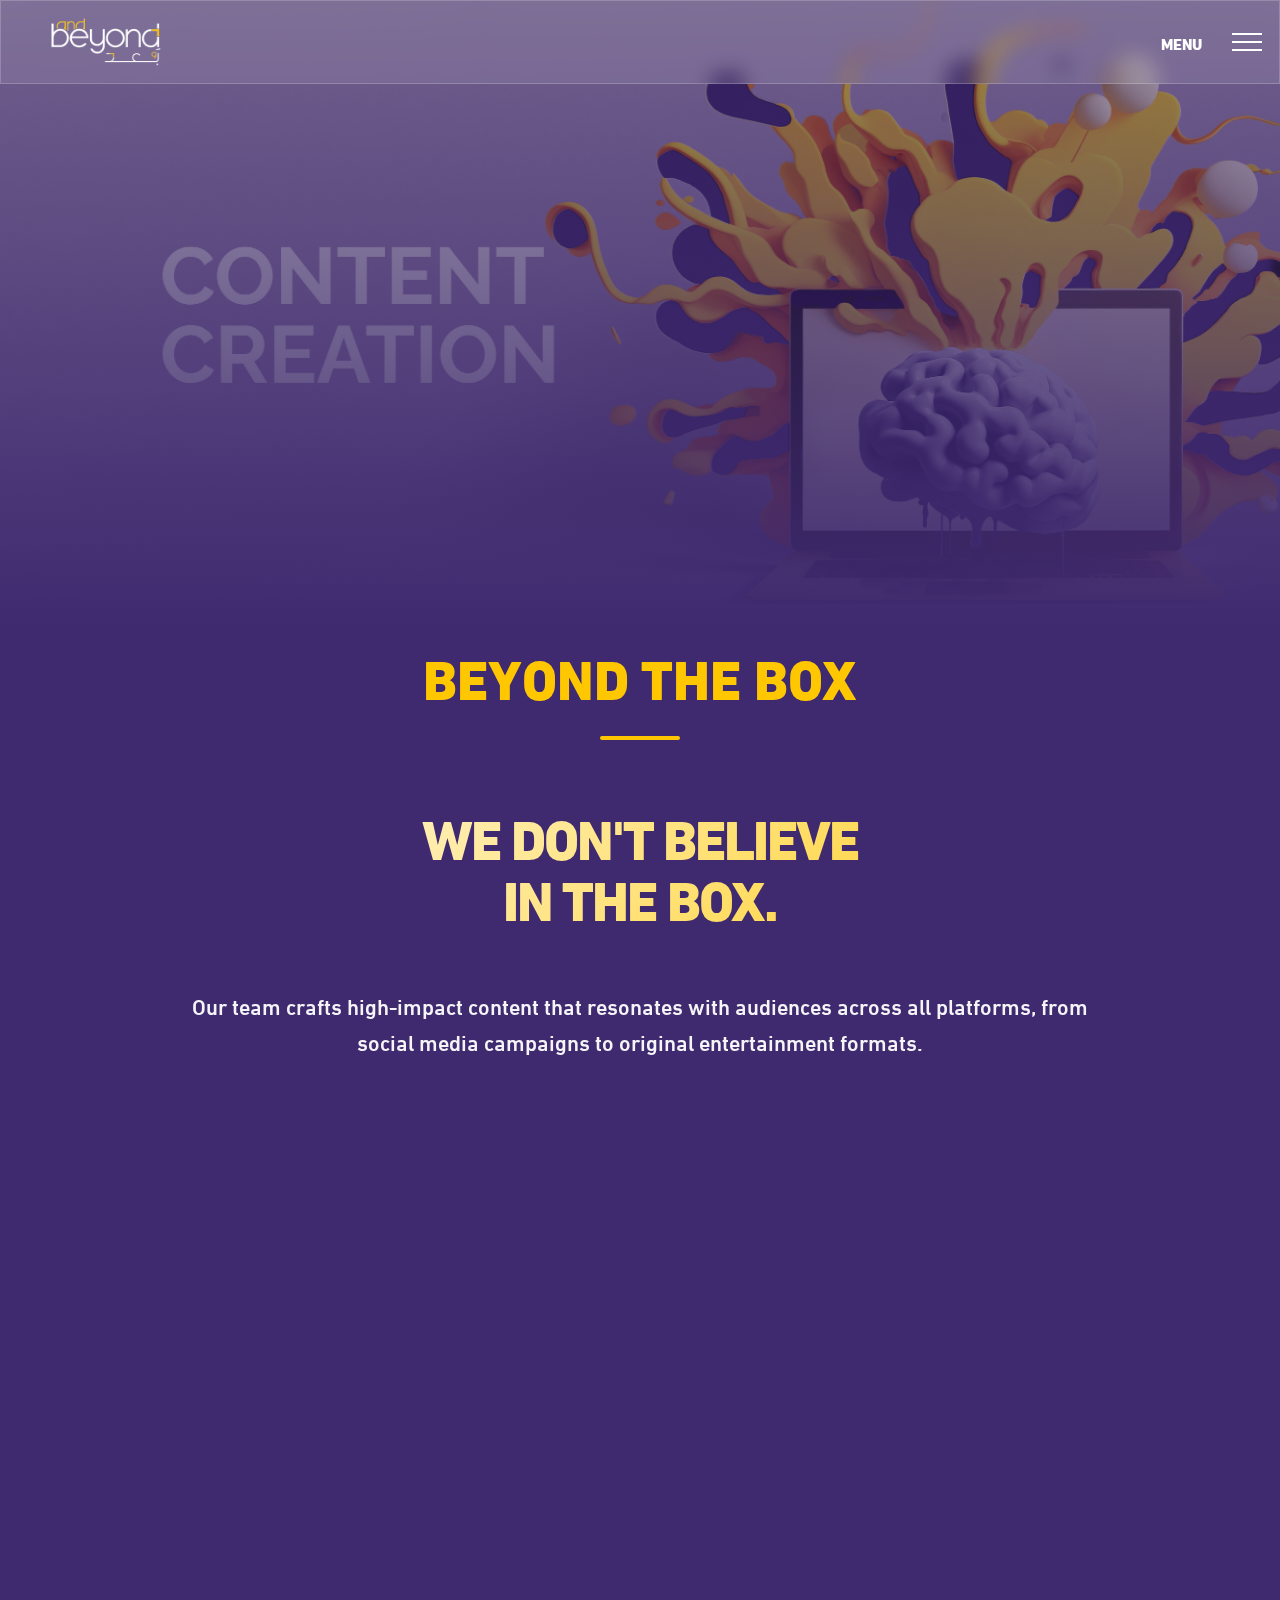
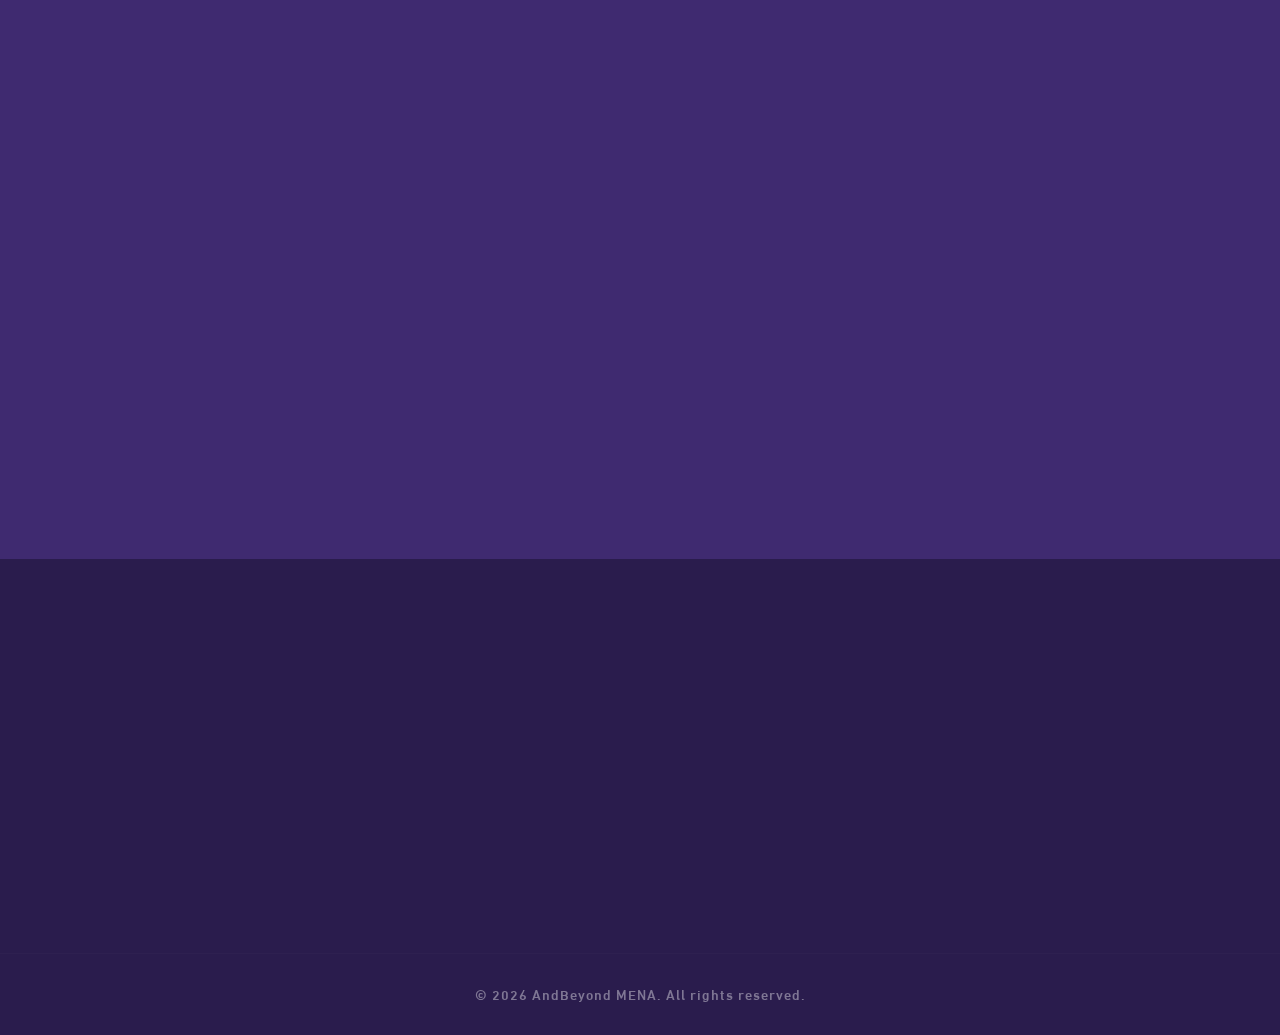
<file: content-creation.html>
<!DOCTYPE html>
<html lang="en">
<head>
    <meta charset="UTF-8">
    <meta name="viewport" content="width=device-width, initial-scale=1.0">
    <title>Content Creation | AndBeyond MENA</title>
    <link rel="stylesheet" href="assets/css/style.css">
</head>
<body>
    <nav class="nav-overlay" id="nav-menu">
        <button class="close-menu" id="close-btn">CLOSE</button>
        <div class="nav-links">
            <a href="index.html">HOME</a>
            <a href="about.html">ABOUT US</a>
            <div class="dropdown">
                <a href="#" class="dropdown-toggle">SERVICES</a>
                <div class="dropdown-menu">
                    <a href="production.html">PRODUCTION</a>
                    <a href="content-creation.html">CONTENT CREATION</a>
                    <a href="graphics-animation.html">GRAPHICS & ANIMATION</a>
                    <a href="talent-management.html">ARTIST & EVENT MANAGEMENT</a>
                    <a href="digital-distribution.html">DIGITAL DISTRIBUTION</a>
                    <a href="digital-media-management.html">DIGITAL MEDIA MANAGEMENT</a>
                    <a href="original-formats.html">ORIGINAL FORMATS</a>
                </div>
            </div>
            <a href="be-the-agency.html">BE THE AGENCY</a>
            <a href="beyond-music.html">BEYOND MUSIC</a>
            <a href="contact.html">CONTACT US</a>
        </div>
    </nav>

    <header class="glass" id="main-header">
        <div class="container header-content">
            <div class="logo">
                <a href="index.html">
                    <img src="assets/img/logo_white.png" alt="AndBeyond MENA Logo">
                </a>
            </div>
            <button class="menu-toggle" id="menu-btn">
                <span>MENU</span>
                <div class="hamburger">
                    <i></i>
                </div>
            </button>
        </div>
    </header>

    <main>
        <section class="subpage-hero" style="background-image: url('assets/img/headers/AB_Content_Creation_Page_Header_with_title.jpg');">
            <div class="container">
            </div>
        </section>

        <section class="service-details reveal">
            <div class="container">
                <div class="service-overview">
                    <h2 class="section-title">Beyond the Box</h2>
                    <h1 class="stylish-sentence reveal">We don't believe<br>in the box.</h1>
                    <p class="lead-text">
                        Our team crafts high-impact content that resonates with audiences across all platforms, from social media campaigns to original entertainment formats.
                    </p>
                </div>

                <div class="framed-projects" style="max-width: 1000px; margin: 0 auto;">
                    <div class="premium-frame reveal">
                        <img src="Design/03 Services/03 Content Creation/01 Projects/Project 1-2800x1309.jpg" alt="Content Creation Highlight">
                    </div>
                    <div class="premium-frame reveal">
                        <img src="Design/03 Services/03 Content Creation/01 Projects/Project 2-2800x1309.jpg" alt="Content Creation Highlight">
                    </div>
                </div>
            </div>
        </section>
    </main>

    <footer id="footer">
        
        <div class="container footer-grid">
            <div class="footer-col reveal">
                <h4>About Us</h4>
                <p>Establishing digital horizons since 2018. A positive hub for talents and brands.</p>
            </div>
            <div class="footer-col reveal">
                <h4>Quick Links</h4>
                <ul class="footer-links">
                    <li><a href="index.html">Home</a></li>
                    <li><a href="about.html">About Us</a></li>
                    <li><a href="index.html#services">Services</a></li>
                    <li><a href="be-the-agency.html">Be The Agency</a></li>
                    <li><a href="beyond-music.html">Beyond Music</a></li>
                    <li><a href="contact.html">Contact Us</a></li>
                </ul>
            </div>
            <div class="footer-col reveal">
                <h4>Offices</h4>
                <div class="footer-links">
                    <p>Beirut, Lebanon</p>
                    <p style="margin-top: 10px;">Riyadh, KSA</p>
                </div>
            </div>
            <div class="footer-col reveal">
                <h4>Follow Us</h4>
                <div class="social-links">
                    <a href="#" class="social-item"><img src="assets/img/social/Footer-facebook-icon-70x70.png" alt="Facebook"></a>
                    <a href="#" class="social-item"><img src="assets/img/social/Footer-instagram-icon-70x70.png" alt="Instagram"></a>
                    <a href="#" class="social-item"><img src="assets/img/social/Footer-linkedin-icon-70x70.png" alt="LinkedIn"></a>
                    <a href="#" class="social-item"><img src="assets/img/social/Footer-tiktok-icon-70x70.png" alt="TikTok"></a>
                    <a href="#" class="social-item"><img src="assets/img/social/Footer-twitter-icon-70x70.png" alt="Twitter"></a>
                    <a href="#" class="social-item"><img src="assets/img/social/Footer-youtube-icon-70x70.png" alt="YouTube"></a>
                </div>
            </div>
        </div>
        <div class="footer-bottom">
            <div class="container">
                <p>&copy; 2026 AndBeyond MENA. All rights reserved.</p>
            </div>
        </div>
    </footer>

    <script src="assets/js/main.js"></script>
</body>
</html>
</file>
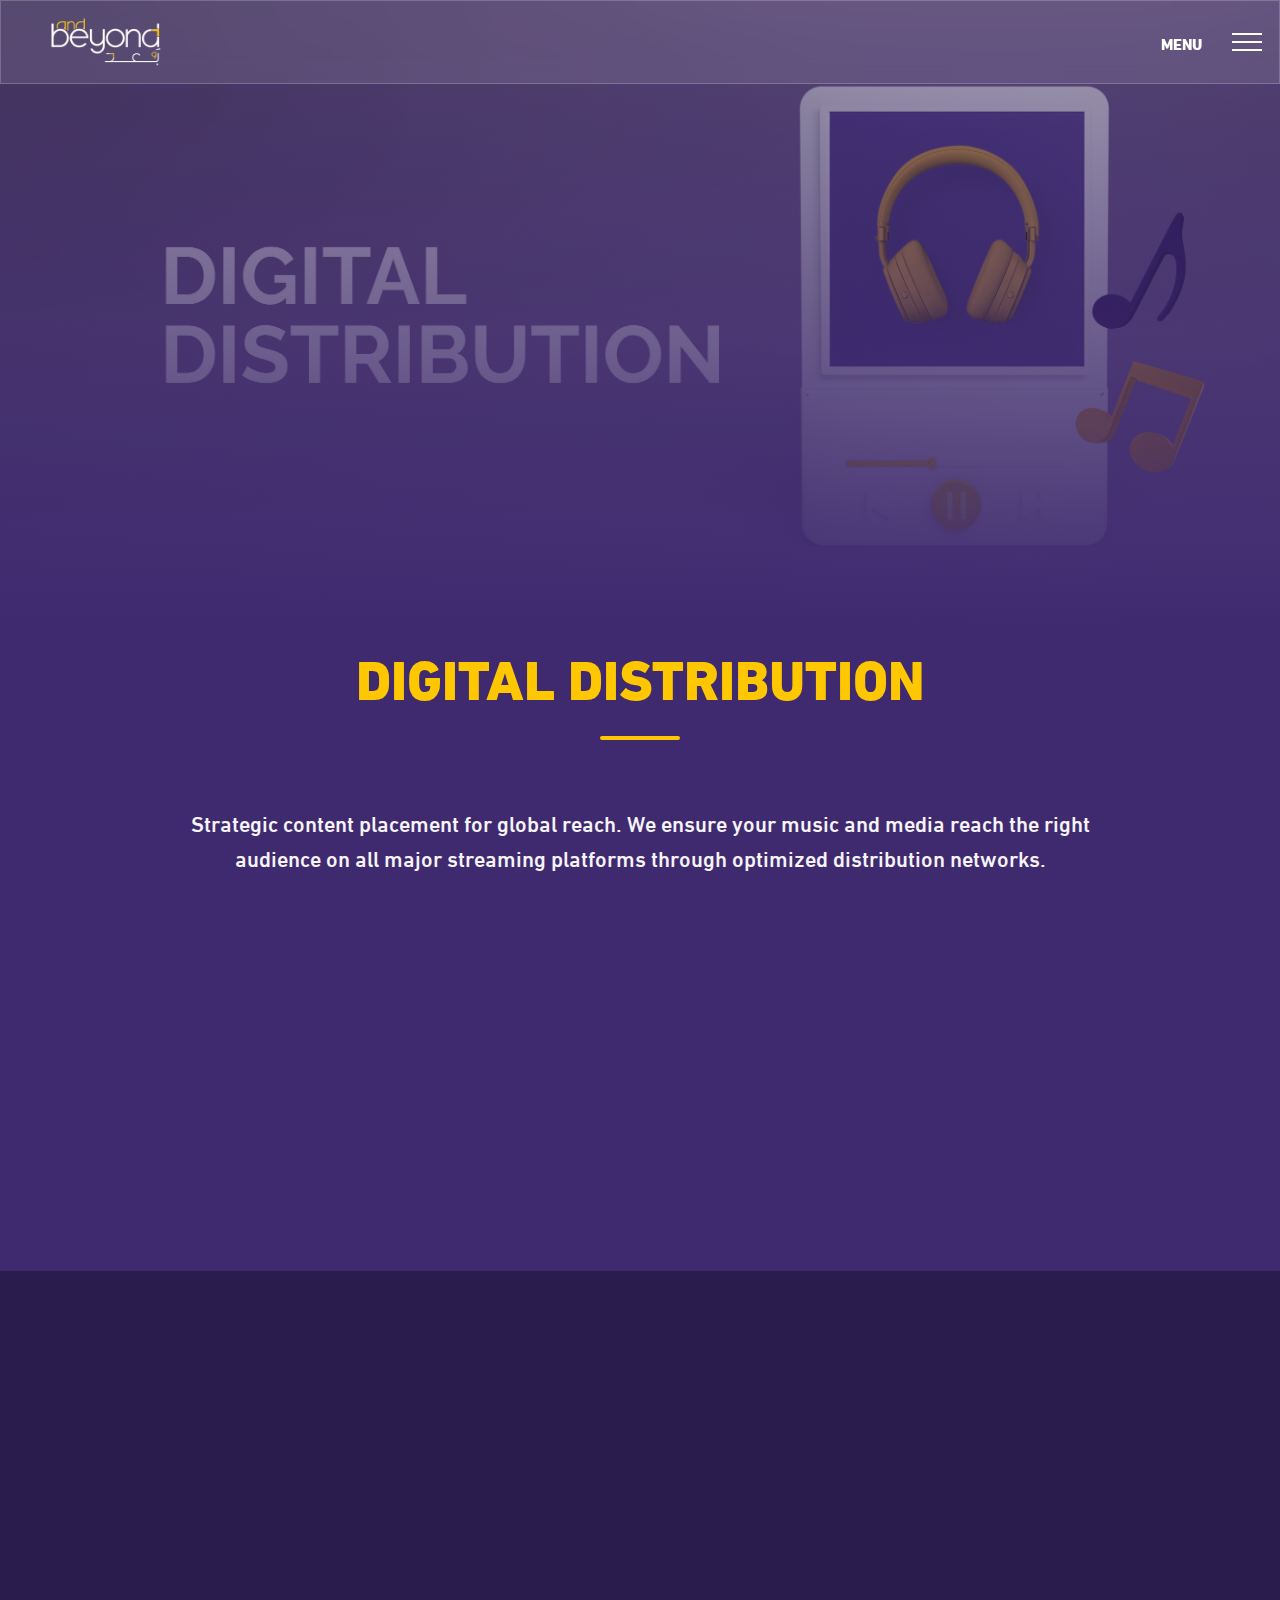
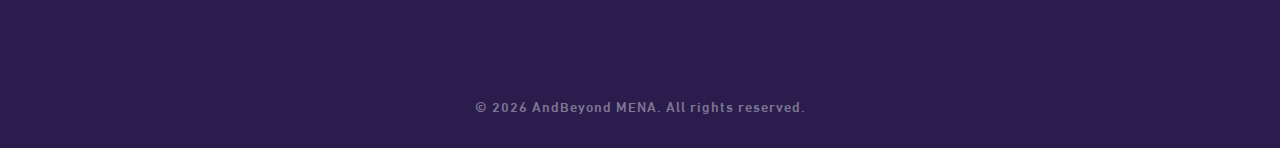
<file: digital-distribution.html>
<!DOCTYPE html>
<html lang="en">
<head>
    <meta charset="UTF-8">
    <meta name="viewport" content="width=device-width, initial-scale=1.0">
    <title>Digital Distribution | AndBeyond MENA</title>
    <link rel="stylesheet" href="assets/css/style.css">
</head>
<body>
    <nav class="nav-overlay" id="nav-menu">
        <button class="close-menu" id="close-btn">CLOSE</button>
        <div class="nav-links">
            <a href="index.html">HOME</a>
            <a href="about.html">ABOUT US</a>
            <div class="dropdown">
                <a href="#" class="dropdown-toggle">SERVICES</a>
                <div class="dropdown-menu">
                    <a href="production.html">PRODUCTION</a>
                    <a href="content-creation.html">CONTENT CREATION</a>
                    <a href="graphics-animation.html">GRAPHICS & ANIMATION</a>
                    <a href="talent-management.html">ARTIST & EVENT MANAGEMENT</a>
                    <a href="digital-distribution.html">DIGITAL DISTRIBUTION</a>
                    <a href="digital-media-management.html">DIGITAL MEDIA MANAGEMENT</a>
                    <a href="original-formats.html">ORIGINAL FORMATS</a>
                </div>
            </div>
            <a href="be-the-agency.html">BE THE AGENCY</a>
            <a href="beyond-music.html">BEYOND MUSIC</a>
            <a href="contact.html">CONTACT US</a>
        </div>
    </nav>

    <header class="glass" id="main-header">
        <div class="container header-content">
            <div class="logo">
                <a href="index.html">
                    <img src="assets/img/logo_white.png" alt="AndBeyond MENA Logo">
                </a>
            </div>
            <button class="menu-toggle" id="menu-btn">
                <span>MENU</span>
                <div class="hamburger">
                    <i></i>
                </div>
            </button>
        </div>
    </header>

    <main>
        <section class="subpage-hero" style="background-image: url('assets/img/headers/AB_Digital_Distribution_Page_Header_with_title.jpg');">
            <div class="container">
            </div>
        </section>

        <section class="service-details reveal">
            <div class="container">
                <div class="service-overview">
                    <h2 class="section-title">Digital Distribution</h2>
                    <p class="lead-text">
                        Strategic content placement for global reach. We ensure your music and media reach the right audience on all major streaming platforms through optimized distribution networks.
                    </p>
                </div>

                <div class="projects-grid">
                    <div class="project-item reveal">
                        <img src="assets/img/AB_Services_Page_Digital_Distribution_1000x890.jpg" alt="Digital Distribution">
                    </div>
                </div>
            </div>
        </section>
    </main>

    <footer id="footer">
        
        <div class="container footer-grid">
            <div class="footer-col reveal">
                <h4>About Us</h4>
                <p>Establishing digital horizons since 2018. A positive hub for talents and brands.</p>
            </div>
            <div class="footer-col reveal">
                <h4>Quick Links</h4>
                <ul class="footer-links">
                    <li><a href="index.html">Home</a></li>
                    <li><a href="about.html">About Us</a></li>
                    <li><a href="index.html#services">Services</a></li>
                    <li><a href="be-the-agency.html">Be The Agency</a></li>
                    <li><a href="beyond-music.html">Beyond Music</a></li>
                    <li><a href="contact.html">Contact Us</a></li>
                </ul>
            </div>
            <div class="footer-col reveal">
                <h4>Offices</h4>
                <div class="footer-links">
                    <p>Beirut, Lebanon</p>
                    <p style="margin-top: 10px;">Riyadh, KSA</p>
                </div>
            </div>
            <div class="footer-col reveal">
                <h4>Follow Us</h4>
                <div class="social-links">
                    <a href="#" class="social-item"><img src="assets/img/social/Footer-facebook-icon-70x70.png" alt="Facebook"></a>
                    <a href="#" class="social-item"><img src="assets/img/social/Footer-instagram-icon-70x70.png" alt="Instagram"></a>
                    <a href="#" class="social-item"><img src="assets/img/social/Footer-linkedin-icon-70x70.png" alt="LinkedIn"></a>
                    <a href="#" class="social-item"><img src="assets/img/social/Footer-tiktok-icon-70x70.png" alt="TikTok"></a>
                    <a href="#" class="social-item"><img src="assets/img/social/Footer-twitter-icon-70x70.png" alt="Twitter"></a>
                    <a href="#" class="social-item"><img src="assets/img/social/Footer-youtube-icon-70x70.png" alt="YouTube"></a>
                </div>
            </div>
        </div>
        <div class="footer-bottom">
            <div class="container">
                <p>&copy; 2026 AndBeyond MENA. All rights reserved.</p>
            </div>
        </div>
    </footer>

    <script src="assets/js/main.js"></script>
</body>
</html>
</file>
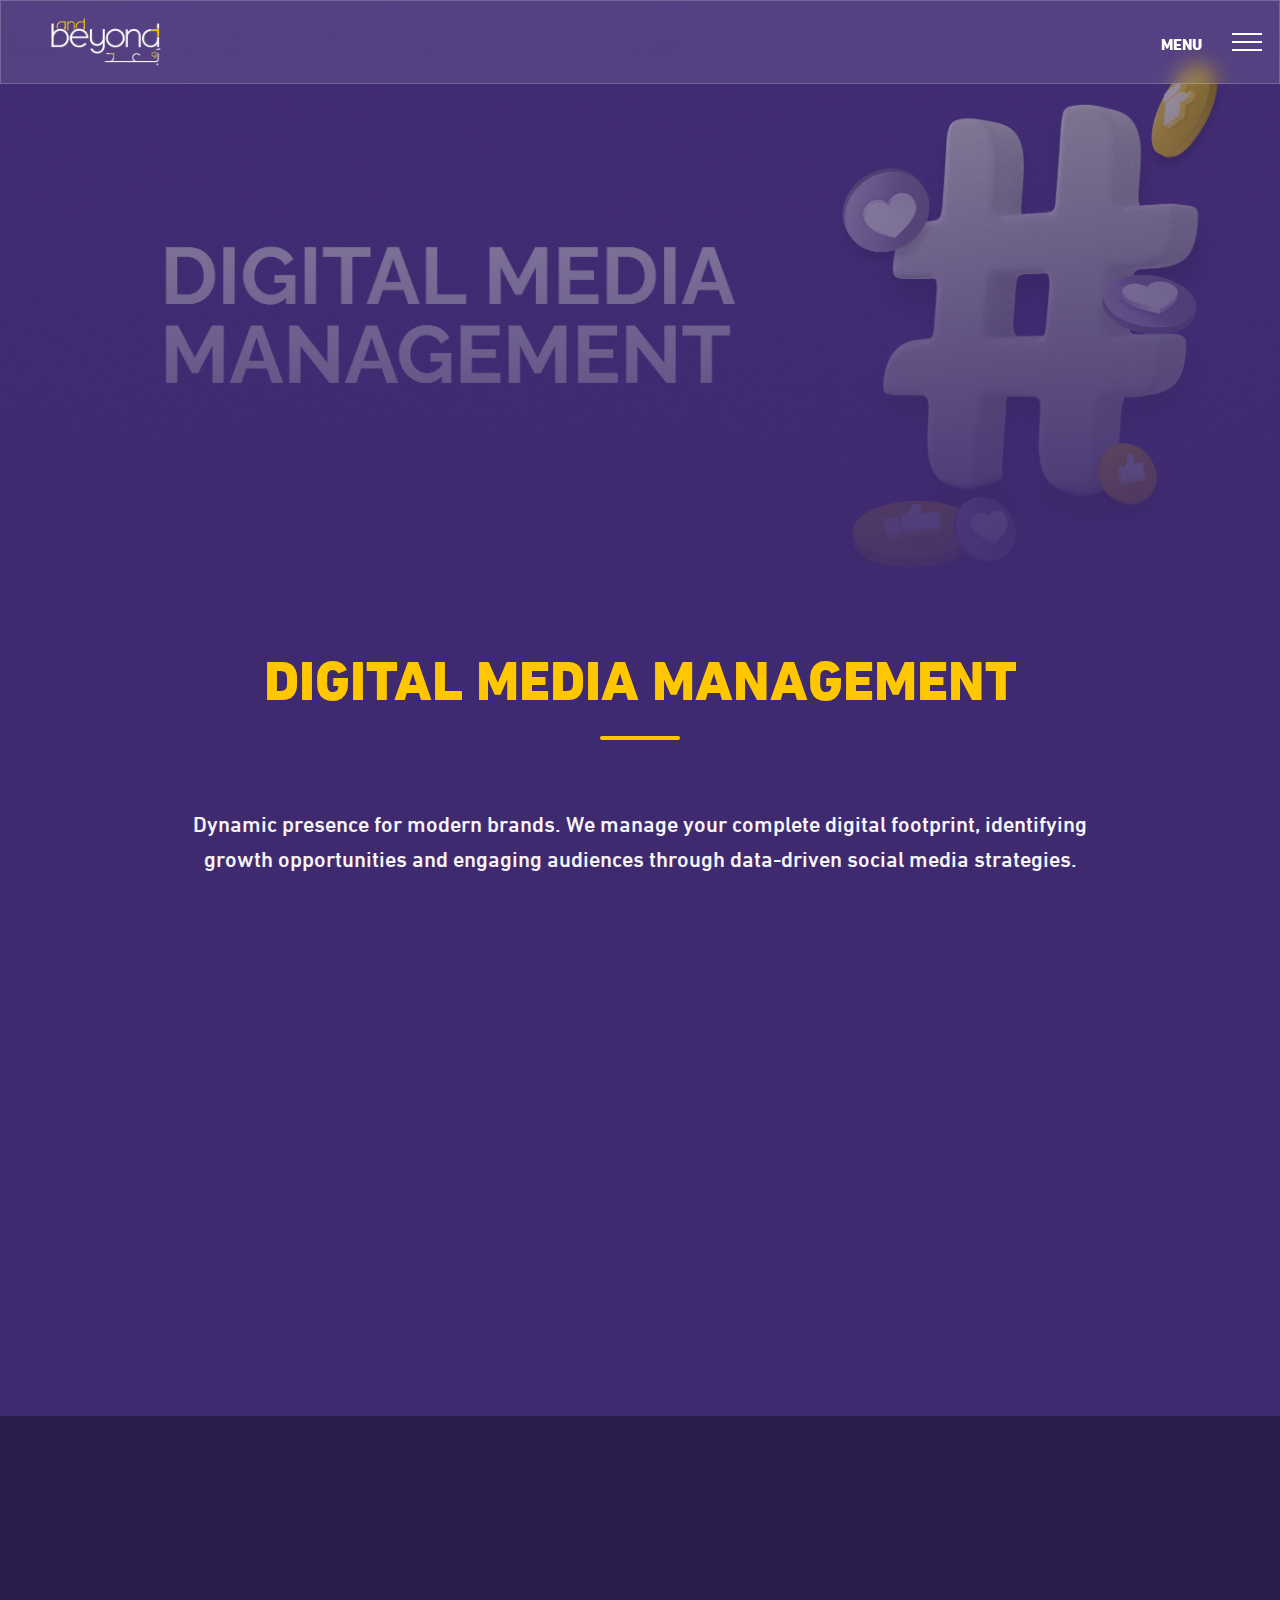
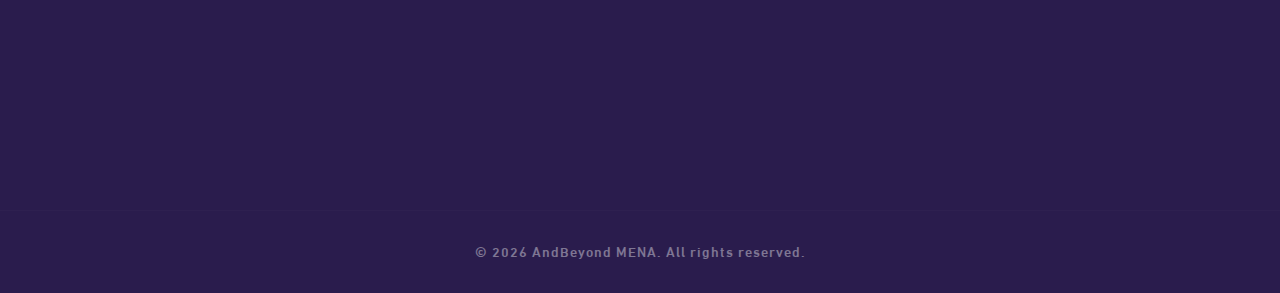
<file: digital-media-management.html>
<!DOCTYPE html>
<html lang="en">
<head>
    <meta charset="UTF-8">
    <meta name="viewport" content="width=device-width, initial-scale=1.0">
    <title>Digital Media Management | AndBeyond MENA</title>
    <link rel="stylesheet" href="assets/css/style.css">
</head>
<body>
    <nav class="nav-overlay" id="nav-menu">
        <button class="close-menu" id="close-btn">CLOSE</button>
        <div class="nav-links">
            <a href="index.html">HOME</a>
            <a href="about.html">ABOUT US</a>
            <div class="dropdown">
                <a href="#" class="dropdown-toggle">SERVICES</a>
                <div class="dropdown-menu">
                    <a href="production.html">PRODUCTION</a>
                    <a href="content-creation.html">CONTENT CREATION</a>
                    <a href="graphics-animation.html">GRAPHICS & ANIMATION</a>
                    <a href="talent-management.html">ARTIST & EVENT MANAGEMENT</a>
                    <a href="digital-distribution.html">DIGITAL DISTRIBUTION</a>
                    <a href="digital-media-management.html">DIGITAL MEDIA MANAGEMENT</a>
                    <a href="original-formats.html">ORIGINAL FORMATS</a>
                </div>
            </div>
            <a href="be-the-agency.html">BE THE AGENCY</a>
            <a href="beyond-music.html">BEYOND MUSIC</a>
            <a href="contact.html">CONTACT US</a>
        </div>
    </nav>

    <header class="glass" id="main-header">
        <div class="container header-content">
            <div class="logo">
                <a href="index.html">
                    <img src="assets/img/logo_white.png" alt="AndBeyond MENA Logo">
                </a>
            </div>
            <button class="menu-toggle" id="menu-btn">
                <span>MENU</span>
                <div class="hamburger">
                    <i></i>
                </div>
            </button>
        </div>
    </header>

    <main>
        <section class="subpage-hero" style="background-image: url('assets/img/headers/AB_Digital_Media_Management_Page_Header_with_title.jpg');">
            <div class="container">
            </div>
        </section>

        <section class="service-details reveal">
            <div class="container">
                <div class="service-overview">
                    <h2 class="section-title">Digital Media Management</h2>
                    <p class="lead-text">
                        Dynamic presence for modern brands. We manage your complete digital footprint, identifying growth opportunities and engaging audiences through data-driven social media strategies.
                    </p>
                </div>

                <div class="projects-grid">
                    <div class="project-item reveal">
                        <img src="assets/img/AB_Services_Page_Digital_Media_Management_1000x1262.jpg" alt="Media Management">
                    </div>
                </div>
            </div>
        </section>
    </main>

    <footer id="footer">
        
        <div class="container footer-grid">
            <div class="footer-col reveal">
                <h4>About Us</h4>
                <p>Establishing digital horizons since 2018. A positive hub for talents and brands.</p>
            </div>
            <div class="footer-col reveal">
                <h4>Quick Links</h4>
                <ul class="footer-links">
                    <li><a href="index.html">Home</a></li>
                    <li><a href="about.html">About Us</a></li>
                    <li><a href="index.html#services">Services</a></li>
                    <li><a href="be-the-agency.html">Be The Agency</a></li>
                    <li><a href="beyond-music.html">Beyond Music</a></li>
                    <li><a href="contact.html">Contact Us</a></li>
                </ul>
            </div>
            <div class="footer-col reveal">
                <h4>Offices</h4>
                <div class="footer-links">
                    <p>Beirut, Lebanon</p>
                    <p style="margin-top: 10px;">Riyadh, KSA</p>
                </div>
            </div>
            <div class="footer-col reveal">
                <h4>Follow Us</h4>
                <div class="social-links">
                    <a href="#" class="social-item"><img src="assets/img/social/Footer-facebook-icon-70x70.png" alt="Facebook"></a>
                    <a href="#" class="social-item"><img src="assets/img/social/Footer-instagram-icon-70x70.png" alt="Instagram"></a>
                    <a href="#" class="social-item"><img src="assets/img/social/Footer-linkedin-icon-70x70.png" alt="LinkedIn"></a>
                    <a href="#" class="social-item"><img src="assets/img/social/Footer-tiktok-icon-70x70.png" alt="TikTok"></a>
                    <a href="#" class="social-item"><img src="assets/img/social/Footer-twitter-icon-70x70.png" alt="Twitter"></a>
                    <a href="#" class="social-item"><img src="assets/img/social/Footer-youtube-icon-70x70.png" alt="YouTube"></a>
                </div>
            </div>
        </div>
        <div class="footer-bottom">
            <div class="container">
                <p>&copy; 2026 AndBeyond MENA. All rights reserved.</p>
            </div>
        </div>
    </footer>

    <script src="assets/js/main.js"></script>
</body>
</html>
</file>
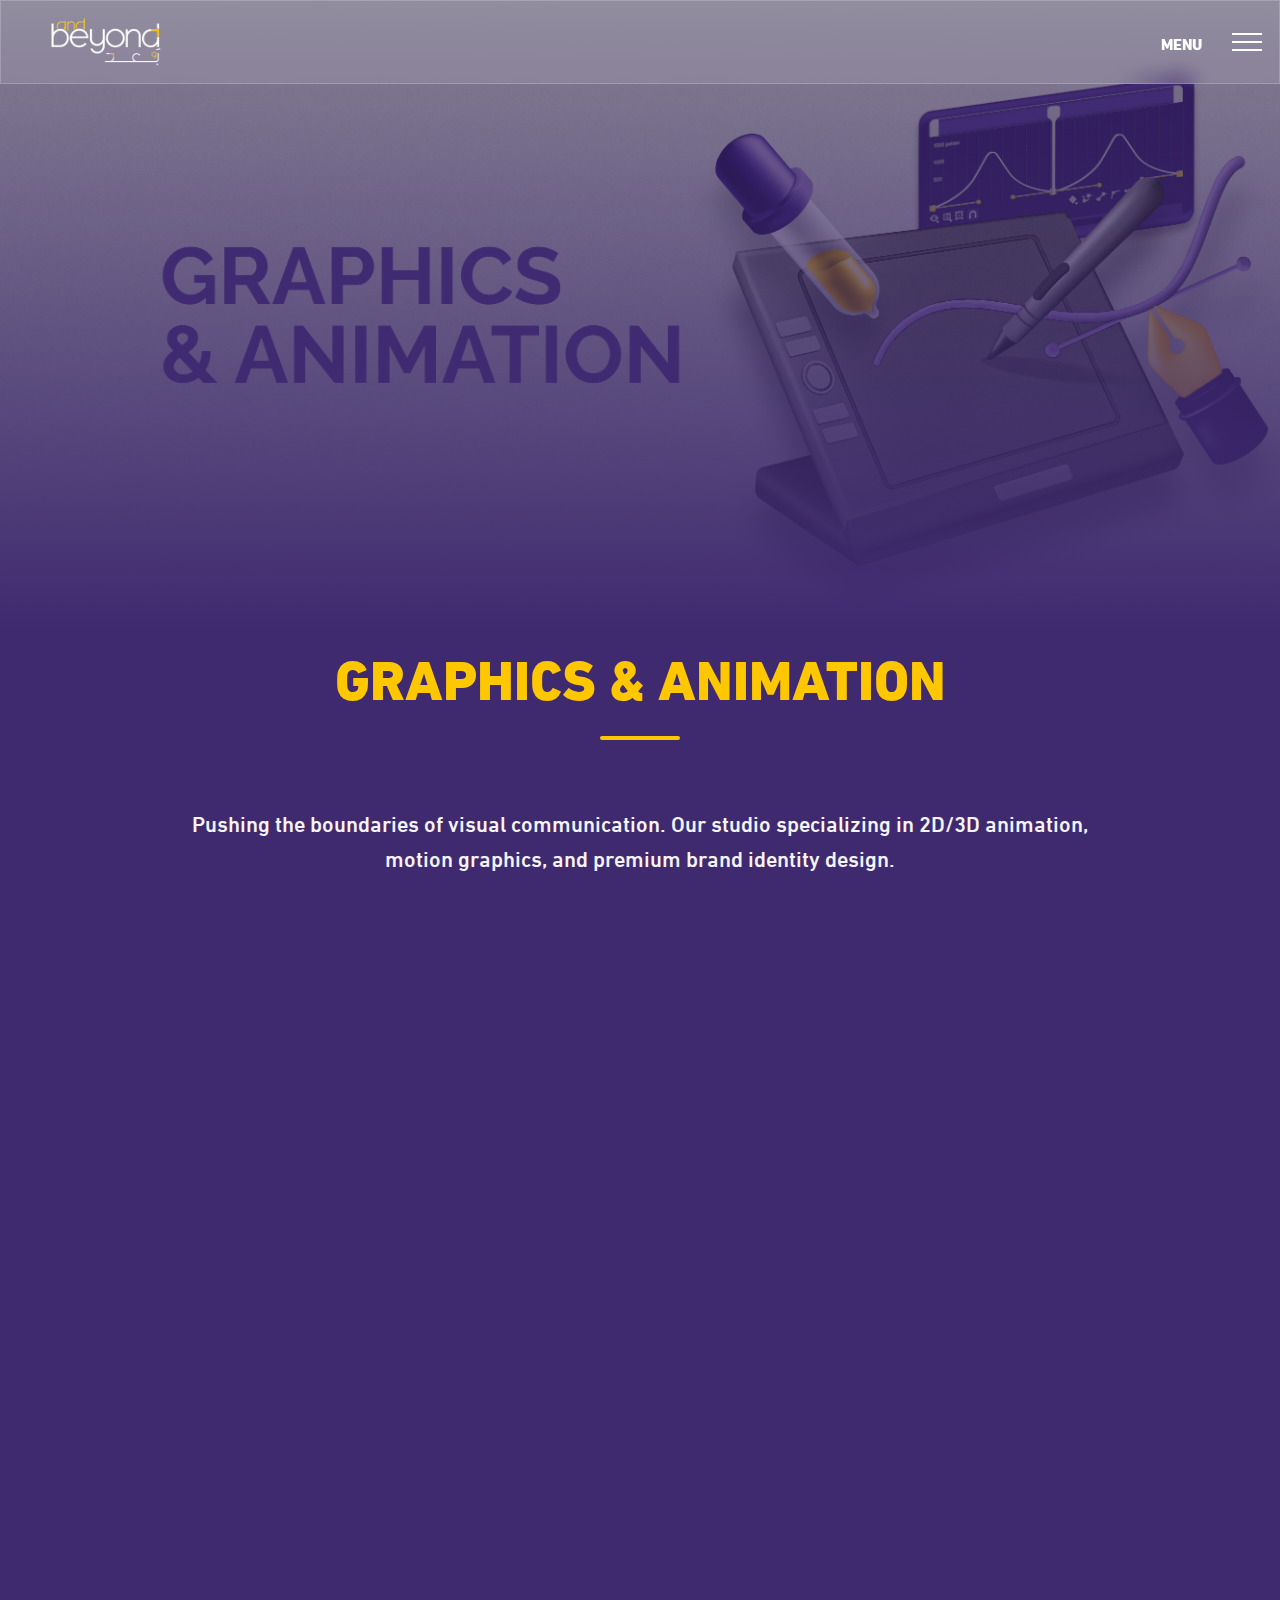
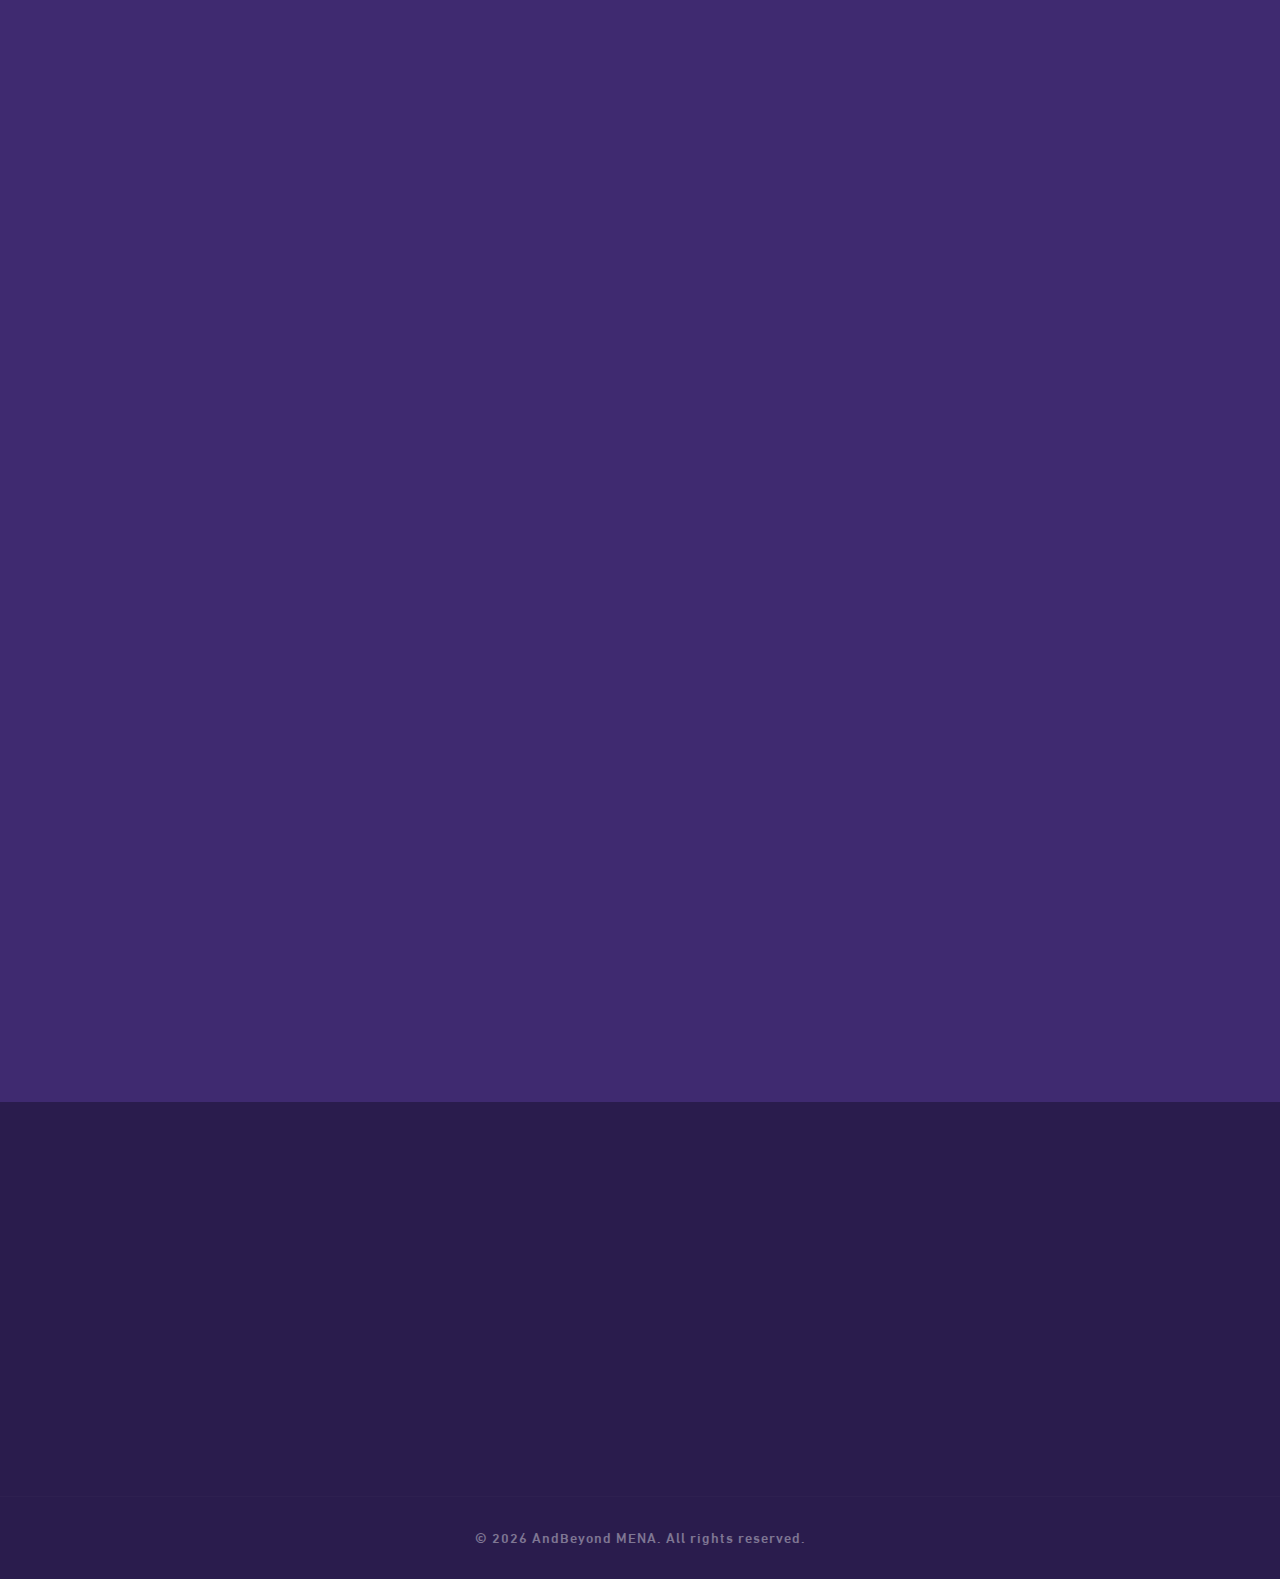
<file: graphics-animation.html>
<!DOCTYPE html>
<html lang="en">
<head>
    <meta charset="UTF-8">
    <meta name="viewport" content="width=device-width, initial-scale=1.0">
    <title>Graphics & Animation | AndBeyond MENA</title>
    <link rel="stylesheet" href="assets/css/style.css">
</head>
<body>
    <nav class="nav-overlay" id="nav-menu">
        <button class="close-menu" id="close-btn">CLOSE</button>
        <div class="nav-links">
            <a href="index.html">HOME</a>
            <a href="about.html">ABOUT US</a>
            <div class="dropdown">
                <a href="#" class="dropdown-toggle">SERVICES</a>
                <div class="dropdown-menu">
                    <a href="production.html">PRODUCTION</a>
                    <a href="content-creation.html">CONTENT CREATION</a>
                    <a href="graphics-animation.html">GRAPHICS & ANIMATION</a>
                    <a href="talent-management.html">ARTIST & EVENT MANAGEMENT</a>
                    <a href="digital-distribution.html">DIGITAL DISTRIBUTION</a>
                    <a href="digital-media-management.html">DIGITAL MEDIA MANAGEMENT</a>
                    <a href="original-formats.html">ORIGINAL FORMATS</a>
                </div>
            </div>
            <a href="be-the-agency.html">BE THE AGENCY</a>
            <a href="beyond-music.html">BEYOND MUSIC</a>
            <a href="contact.html">CONTACT US</a>
        </div>
    </nav>

    <header class="glass" id="main-header">
        <div class="container header-content">
            <div class="logo">
                <a href="index.html">
                    <img src="assets/img/logo_white.png" alt="AndBeyond MENA Logo">
                </a>
            </div>
            <button class="menu-toggle" id="menu-btn">
                <span>MENU</span>
                <div class="hamburger">
                    <i></i>
                </div>
            </button>
        </div>
    </header>

    <main>
        <section class="subpage-hero" style="background-image: url('assets/img/headers/AB_Design_Animation_Page_Header_with_title.jpg');">
            <div class="container">
            </div>
        </section>

        <section class="service-details reveal">
            <div class="container">
                <div class="service-overview">
                    <h2 class="section-title">Graphics & Animation</h2>
                    <p class="lead-text">
                        Pushing the boundaries of visual communication. Our studio specializing in 2D/3D animation, motion graphics, and premium brand identity design.
                    </p>
                </div>

                <div class="projects-grid">
                    <div class="project-item wide reveal">
                        <img src="Design/03 Services/04 Graphics & Animation/01 Projects/Project 1-2800x1309.jpg" alt="Design Project">
                    </div>
                    <div class="project-item tall reveal">
                        <img src="Design/03 Services/04 Graphics & Animation/01 Projects/Project 2-1000x1262.jpg" alt="Design Project">
                    </div>
                    <div class="project-item tall reveal">
                        <img src="Design/03 Services/04 Graphics & Animation/01 Projects/Project 3-1000x1262.jpg" alt="Design Project">
                    </div>
                    <div class="project-item tall reveal">
                        <img src="Design/03 Services/04 Graphics & Animation/01 Projects/Project 4-1000x1262.jpg" alt="Design Project">
                    </div>
                    <div class="project-item reveal">
                        <img src="Design/03 Services/04 Graphics & Animation/01 Projects/Project 5-1000x886.jpg" alt="Design Project">
                    </div>
                    <div class="project-item reveal">
                        <img src="Design/03 Services/04 Graphics & Animation/01 Projects/Project 6-1000x890.jpg" alt="Design Project">
                    </div>
                    <div class="project-item tall reveal">
                        <img src="Design/03 Services/04 Graphics & Animation/01 Projects/Project 8-1000x1262.jpg" alt="Design Project">
                    </div>
                    <div class="project-item tall reveal">
                        <img src="Design/03 Services/04 Graphics & Animation/01 Projects/Project 9-1000x1262.jpg" alt="Design Project">
                    </div>
                    <div class="project-item tall reveal">
                        <img src="Design/03 Services/04 Graphics & Animation/01 Projects/Project 10-1000x1262.jpg" alt="Design Project">
                    </div>
                </div>
            </div>
        </section>
    </main>

    <footer id="footer">
        
        <div class="container footer-grid">
            <div class="footer-col reveal">
                <h4>About Us</h4>
                <p>Establishing digital horizons since 2018. A positive hub for talents and brands.</p>
            </div>
            <div class="footer-col reveal">
                <h4>Quick Links</h4>
                <ul class="footer-links">
                    <li><a href="index.html">Home</a></li>
                    <li><a href="about.html">About Us</a></li>
                    <li><a href="index.html#services">Services</a></li>
                    <li><a href="be-the-agency.html">Be The Agency</a></li>
                    <li><a href="beyond-music.html">Beyond Music</a></li>
                    <li><a href="contact.html">Contact Us</a></li>
                </ul>
            </div>
            <div class="footer-col reveal">
                <h4>Offices</h4>
                <div class="footer-links">
                    <p>Beirut, Lebanon</p>
                    <p style="margin-top: 10px;">Riyadh, KSA</p>
                </div>
            </div>
            <div class="footer-col reveal">
                <h4>Follow Us</h4>
                <div class="social-links">
                    <a href="#" class="social-item"><img src="assets/img/social/Footer-facebook-icon-70x70.png" alt="Facebook"></a>
                    <a href="#" class="social-item"><img src="assets/img/social/Footer-instagram-icon-70x70.png" alt="Instagram"></a>
                    <a href="#" class="social-item"><img src="assets/img/social/Footer-linkedin-icon-70x70.png" alt="LinkedIn"></a>
                    <a href="#" class="social-item"><img src="assets/img/social/Footer-tiktok-icon-70x70.png" alt="TikTok"></a>
                    <a href="#" class="social-item"><img src="assets/img/social/Footer-twitter-icon-70x70.png" alt="Twitter"></a>
                    <a href="#" class="social-item"><img src="assets/img/social/Footer-youtube-icon-70x70.png" alt="YouTube"></a>
                </div>
            </div>
        </div>
        <div class="footer-bottom">
            <div class="container">
                <p>&copy; 2026 AndBeyond MENA. All rights reserved.</p>
            </div>
        </div>
    </footer>

    <script src="assets/js/main.js"></script>
</body>
</html>
</file>
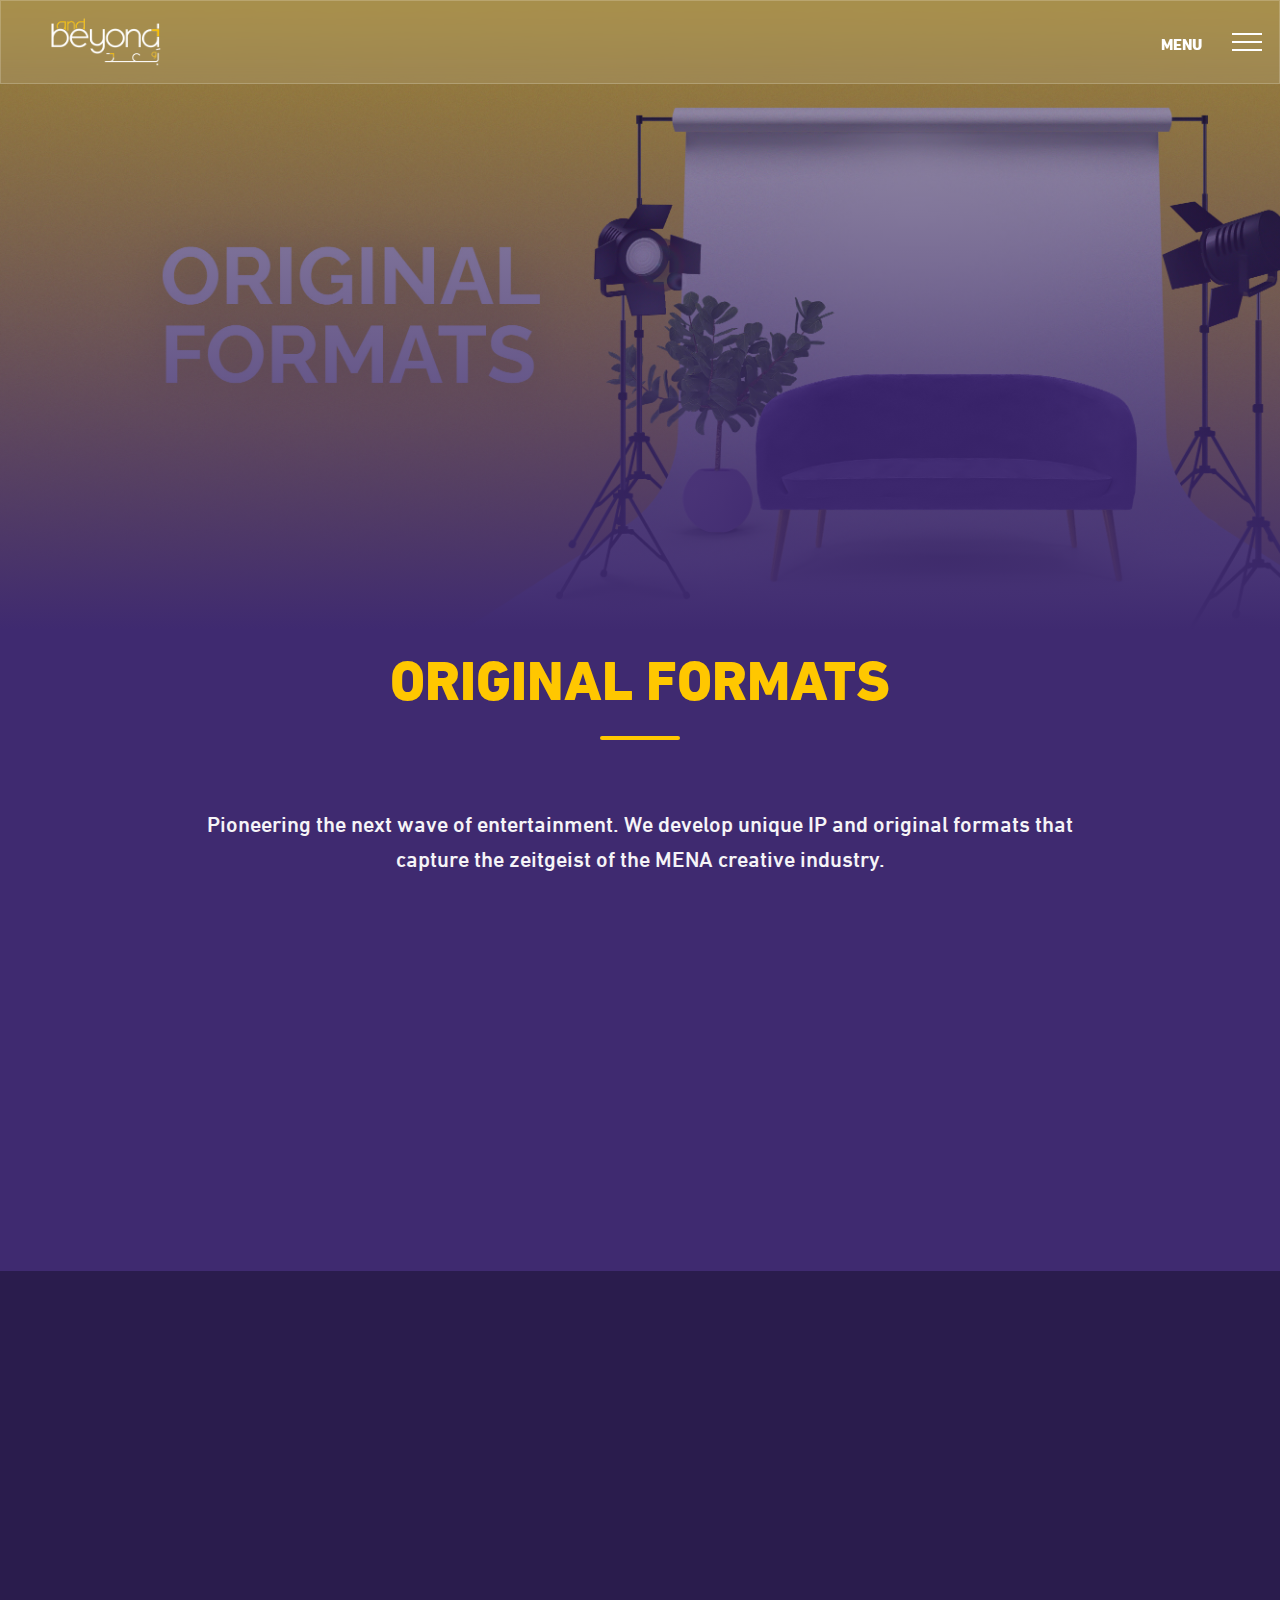
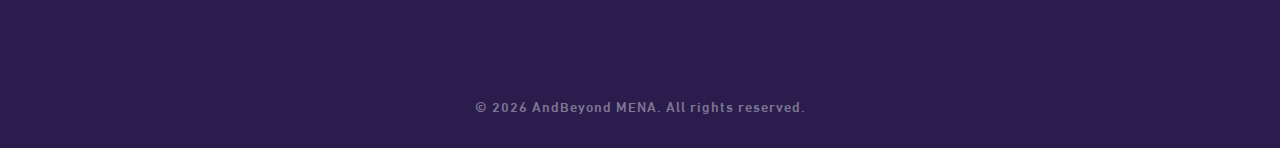
<file: original-formats.html>
<!DOCTYPE html>
<html lang="en">
<head>
    <meta charset="UTF-8">
    <meta name="viewport" content="width=device-width, initial-scale=1.0">
    <title>Original Formats | AndBeyond MENA</title>
    <link rel="stylesheet" href="assets/css/style.css">
</head>
<body>
    <nav class="nav-overlay" id="nav-menu">
        <button class="close-menu" id="close-btn">CLOSE</button>
        <div class="nav-links">
            <a href="index.html">HOME</a>
            <a href="about.html">ABOUT US</a>
            <div class="dropdown">
                <a href="#" class="dropdown-toggle">SERVICES</a>
                <div class="dropdown-menu">
                    <a href="production.html">PRODUCTION</a>
                    <a href="content-creation.html">CONTENT CREATION</a>
                    <a href="graphics-animation.html">GRAPHICS & ANIMATION</a>
                    <a href="talent-management.html">ARTIST & EVENT MANAGEMENT</a>
                    <a href="digital-distribution.html">DIGITAL DISTRIBUTION</a>
                    <a href="digital-media-management.html">DIGITAL MEDIA MANAGEMENT</a>
                    <a href="original-formats.html">ORIGINAL FORMATS</a>
                </div>
            </div>
            <a href="be-the-agency.html">BE THE AGENCY</a>
            <a href="beyond-music.html">BEYOND MUSIC</a>
            <a href="contact.html">CONTACT US</a>
        </div>
    </nav>

    <header class="glass" id="main-header">
        <div class="container header-content">
            <div class="logo">
                <a href="index.html">
                    <img src="assets/img/logo_white.png" alt="AndBeyond MENA Logo">
                </a>
            </div>
            <button class="menu-toggle" id="menu-btn">
                <span>MENU</span>
                <div class="hamburger">
                    <i></i>
                </div>
            </button>
        </div>
    </header>

    <main>
        <section class="subpage-hero" style="background-image: url('assets/img/headers/AB_Original_formats_Page_Header_with_title.jpg');">
            <div class="container">
            </div>
        </section>

        <section class="service-details reveal">
            <div class="container">
                <div class="service-overview">
                    <h2 class="section-title">Original Formats</h2>
                    <p class="lead-text">
                        Pioneering the next wave of entertainment. We develop unique IP and original formats that capture the zeitgeist of the MENA creative industry.
                    </p>
                </div>

                <div class="projects-grid">
                    <div class="project-item reveal">
                        <img src="assets/img/AB_Services_Page_Original_Formats_1000x890.jpg" alt="Original Formats">
                    </div>
                </div>
            </div>
        </section>
    </main>

    <footer id="footer">
        
        <div class="container footer-grid">
            <div class="footer-col reveal">
                <h4>About Us</h4>
                <p>Establishing digital horizons since 2018. A positive hub for talents and brands.</p>
            </div>
            <div class="footer-col reveal">
                <h4>Quick Links</h4>
                <ul class="footer-links">
                    <li><a href="index.html">Home</a></li>
                    <li><a href="about.html">About Us</a></li>
                    <li><a href="index.html#services">Services</a></li>
                    <li><a href="be-the-agency.html">Be The Agency</a></li>
                    <li><a href="beyond-music.html">Beyond Music</a></li>
                    <li><a href="contact.html">Contact Us</a></li>
                </ul>
            </div>
            <div class="footer-col reveal">
                <h4>Offices</h4>
                <div class="footer-links">
                    <p>Beirut, Lebanon</p>
                    <p style="margin-top: 10px;">Riyadh, KSA</p>
                </div>
            </div>
            <div class="footer-col reveal">
                <h4>Follow Us</h4>
                <div class="social-links">
                    <a href="#" class="social-item"><img src="assets/img/social/Footer-facebook-icon-70x70.png" alt="Facebook"></a>
                    <a href="#" class="social-item"><img src="assets/img/social/Footer-instagram-icon-70x70.png" alt="Instagram"></a>
                    <a href="#" class="social-item"><img src="assets/img/social/Footer-linkedin-icon-70x70.png" alt="LinkedIn"></a>
                    <a href="#" class="social-item"><img src="assets/img/social/Footer-tiktok-icon-70x70.png" alt="TikTok"></a>
                    <a href="#" class="social-item"><img src="assets/img/social/Footer-twitter-icon-70x70.png" alt="Twitter"></a>
                    <a href="#" class="social-item"><img src="assets/img/social/Footer-youtube-icon-70x70.png" alt="YouTube"></a>
                </div>
            </div>
        </div>
        <div class="footer-bottom">
            <div class="container">
                <p>&copy; 2026 AndBeyond MENA. All rights reserved.</p>
            </div>
        </div>
    </footer>

    <script src="assets/js/main.js"></script>
</body>
</html>
</file>
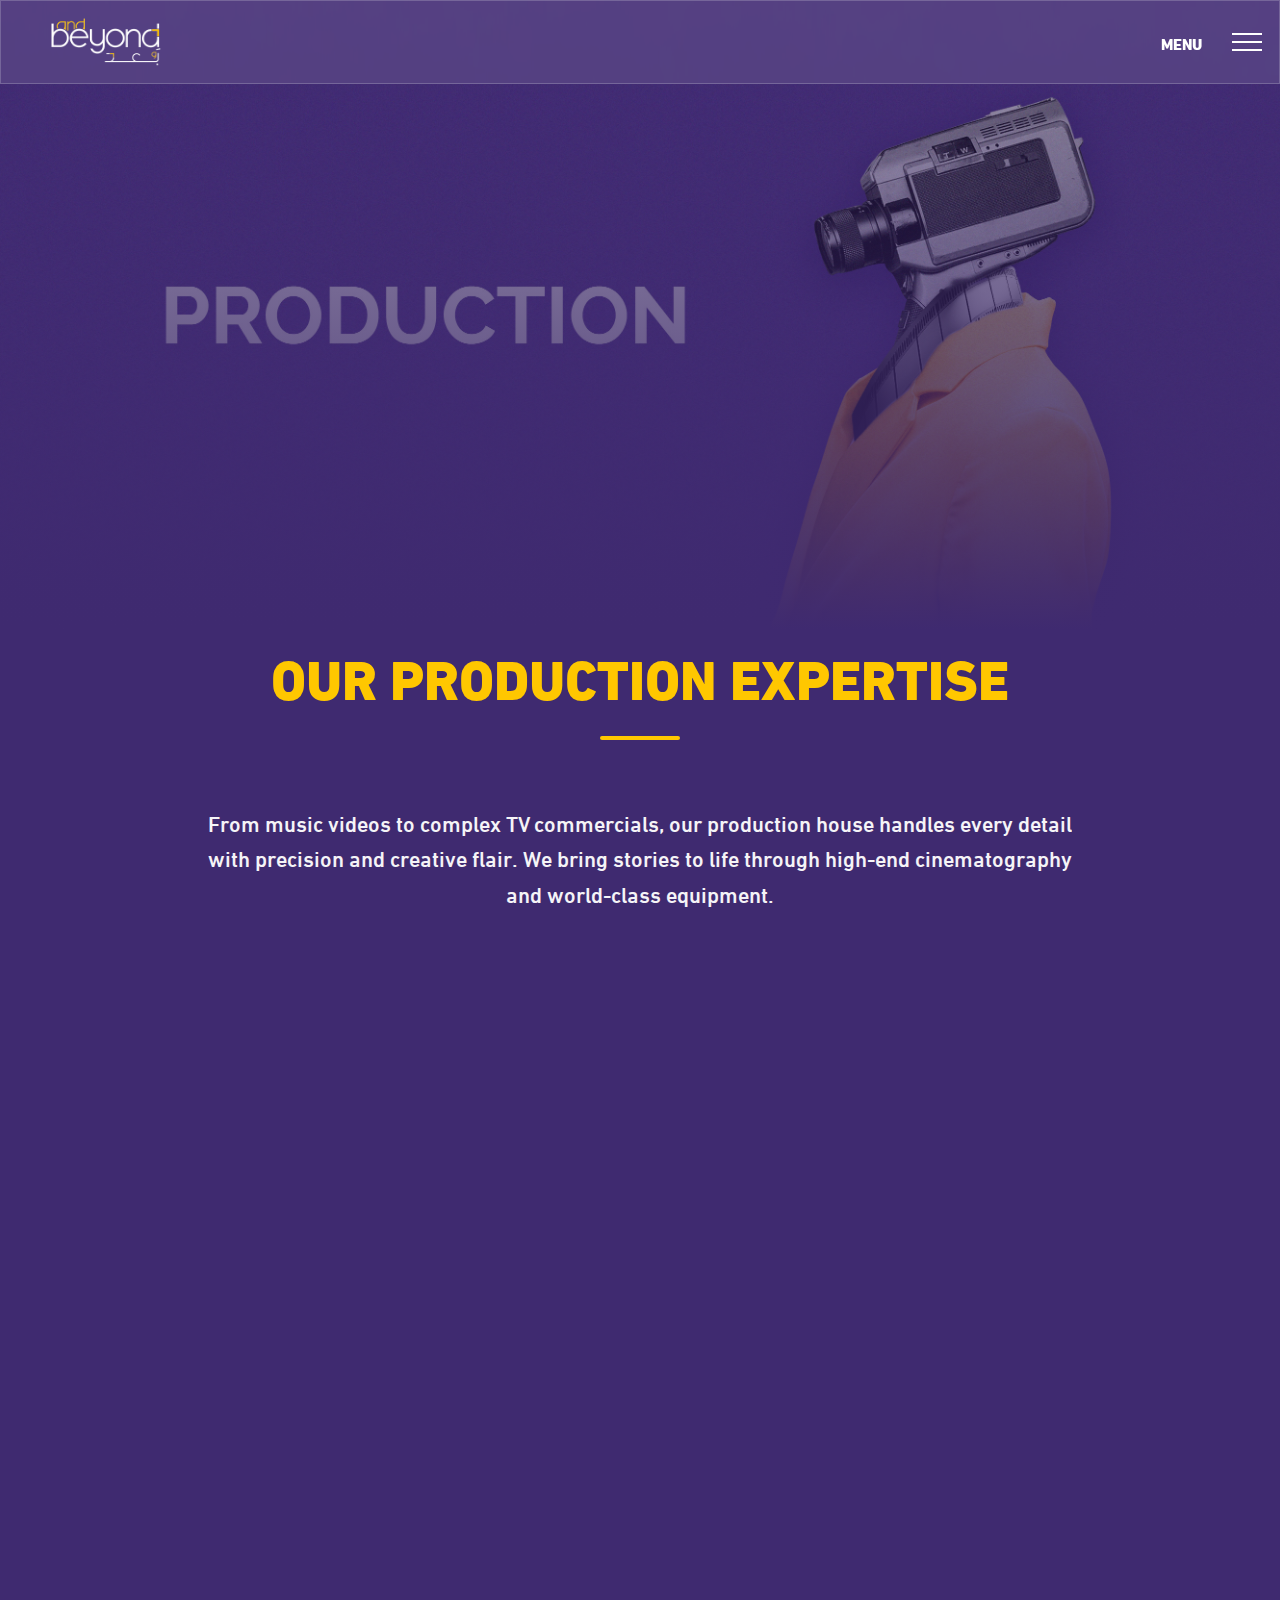
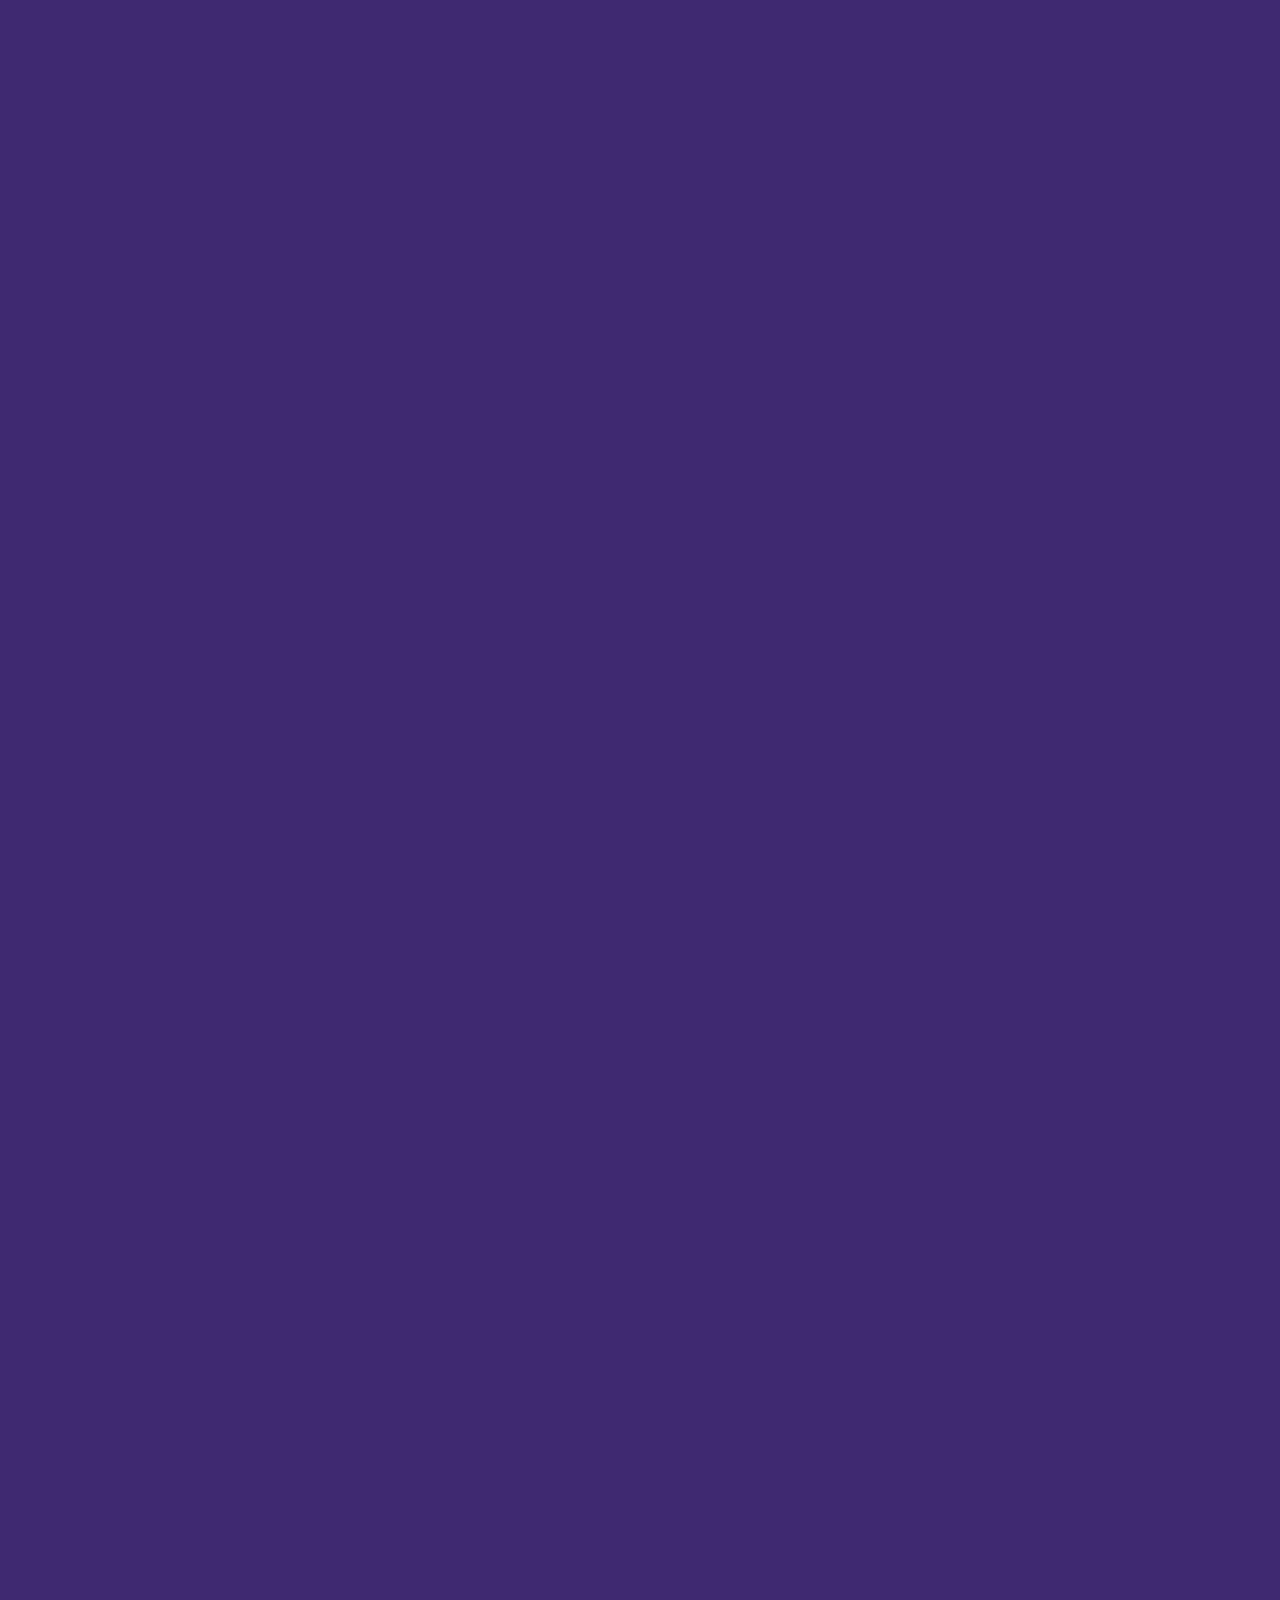
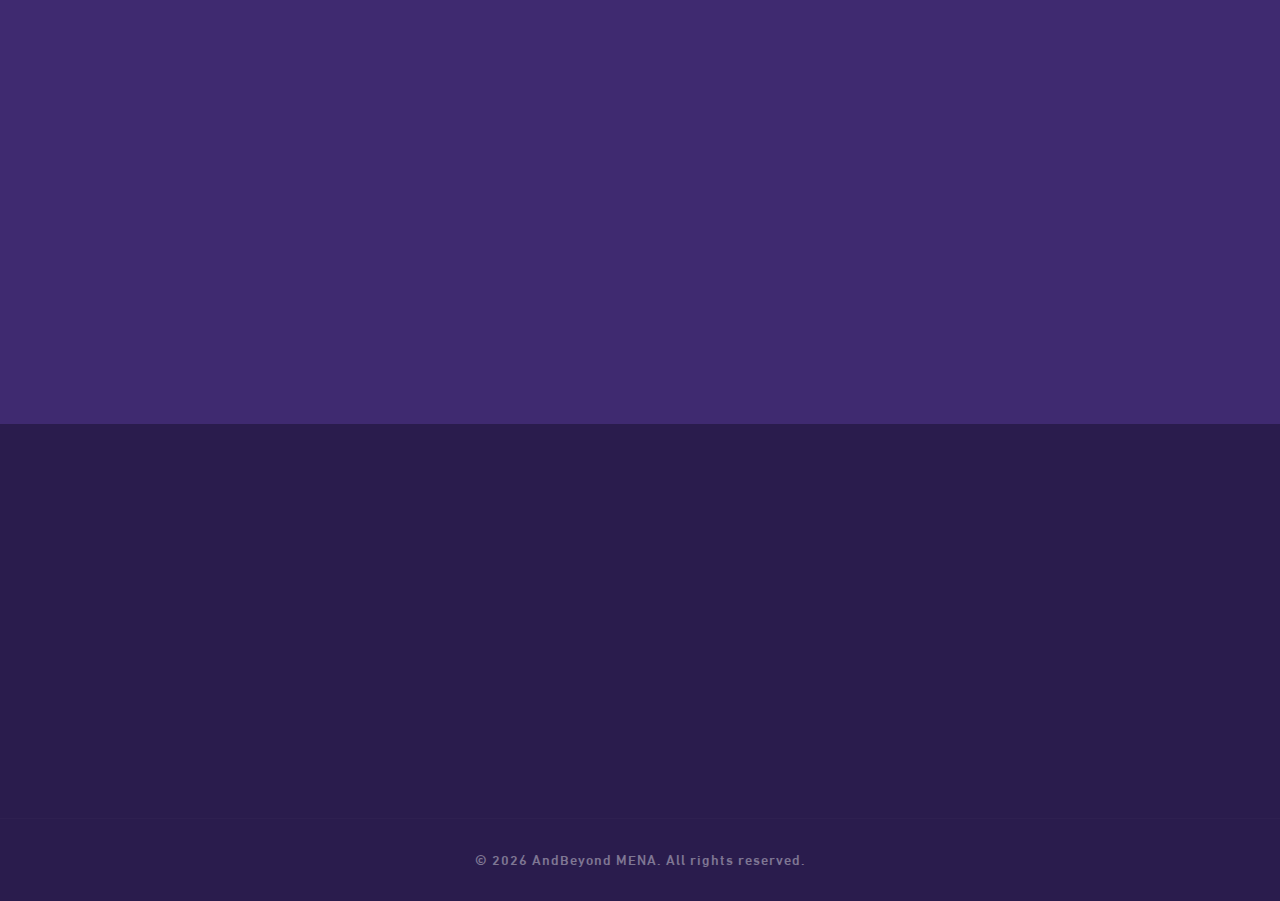
<file: production.html>
<!DOCTYPE html>
<html lang="en">
<head>
    <meta charset="UTF-8">
    <meta name="viewport" content="width=device-width, initial-scale=1.0">
    <title>Production | AndBeyond MENA</title>
    <link rel="stylesheet" href="assets/css/style.css">
</head>
<body>
    <nav class="nav-overlay" id="nav-menu">
        <button class="close-menu" id="close-btn">CLOSE</button>
        <div class="nav-links">
            <a href="index.html">HOME</a>
            <a href="about.html">ABOUT US</a>
            <div class="dropdown">
                <a href="#" class="dropdown-toggle">SERVICES</a>
                <div class="dropdown-menu">
                    <a href="production.html">PRODUCTION</a>
                    <a href="content-creation.html">CONTENT CREATION</a>
                    <a href="graphics-animation.html">GRAPHICS & ANIMATION</a>
                    <a href="talent-management.html">ARTIST & EVENT MANAGEMENT</a>
                    <a href="digital-distribution.html">DIGITAL DISTRIBUTION</a>
                    <a href="digital-media-management.html">DIGITAL MEDIA MANAGEMENT</a>
                    <a href="original-formats.html">ORIGINAL FORMATS</a>
                </div>
            </div>
            <a href="be-the-agency.html">BE THE AGENCY</a>
            <a href="beyond-music.html">BEYOND MUSIC</a>
            <a href="contact.html">CONTACT US</a>
        </div>
    </nav>

    <header class="glass" id="main-header">
        <div class="container header-content">
            <div class="logo">
                <a href="index.html">
                    <img src="assets/img/logo_white.png" alt="AndBeyond MENA Logo">
                </a>
            </div>
            <button class="menu-toggle" id="menu-btn">
                <span>MENU</span>
                <div class="hamburger">
                    <i></i>
                </div>
            </button>
        </div>
    </header>

    <main>
        <section class="subpage-hero" style="background-image: url('assets/img/headers/AB_Production_Page_Header_with_title.jpg');">
            <div class="container">
                <!-- Title is baked into the image -->
            </div>
        </section>

        <section class="service-details reveal">
            <div class="container">
                <div class="service-overview">
                    <h2 class="section-title">Our Production Expertise</h2>
                    <p class="lead-text">
                        From music videos to complex TV commercials, our production house handles every detail with precision and creative flair. We bring stories to life through high-end cinematography and world-class equipment.
                    </p>
                </div>

                <div class="projects-grid">
                    <div class="project-item wide reveal">
                        <img src="Design/03 Services/02 Production/01 Projects/Project 1-2800x1309.jpg" alt="Production Project">
                    </div>
                    <div class="project-item tall reveal">
                        <img src="Design/03 Services/02 Production/01 Projects/Project 2-1000x1262.jpg" alt="Production Project">
                    </div>
                    <div class="project-item reveal">
                        <img src="Design/03 Services/02 Production/01 Projects/Project 3-1000x1262.jpg" alt="Production Project">
                    </div>
                    <div class="project-item reveal">
                        <img src="Design/03 Services/02 Production/01 Projects/Project 4-1000x1262.jpg" alt="Production Project">
                    </div>
                    <div class="project-item reveal">
                        <img src="Design/03 Services/02 Production/01 Projects/Project 5-1000x886.jpg" alt="Production Project">
                    </div>
                    <div class="project-item reveal">
                        <img src="Design/03 Services/02 Production/01 Projects/Project 6-1000x890.jpg" alt="Production Project">
                    </div>
                    <div class="project-item tall reveal">
                        <img src="Design/03 Services/02 Production/01 Projects/Project 8-1000x1262.jpg" alt="Production Project">
                    </div>
                    <div class="project-item tall reveal">
                        <img src="Design/03 Services/02 Production/01 Projects/Project 9-1000x1262.jpg" alt="Production Project">
                    </div>
                    <div class="project-item tall reveal">
                        <img src="Design/03 Services/02 Production/01 Projects/Project 10-1000x1262.jpg" alt="Production Project">
                    </div>
                    <div class="project-item reveal">
                        <img src="Design/03 Services/02 Production/01 Projects/Project 11-1000x886.jpg" alt="Production Project">
                    </div>
                    <div class="project-item reveal">
                        <img src="Design/03 Services/02 Production/01 Projects/Project 12-1000x890.jpg" alt="Production Project">
                    </div>
                    <div class="project-item tall reveal">
                        <img src="Design/03 Services/02 Production/01 Projects/Project 13-1000x1262.jpg" alt="Production Project">
                    </div>
                    <div class="project-item tall reveal">
                        <img src="Design/03 Services/02 Production/01 Projects/Project 14-1000x1262.jpg" alt="Production Project">
                    </div>
                    <div class="project-item tall reveal">
                        <img src="Design/03 Services/02 Production/01 Projects/Project 15-1000x1262.jpg" alt="Production Project">
                    </div>
                </div>
            </div>
        </section>
    </main>

    <footer id="footer">
        <div class="container footer-grid">
            <div class="footer-col reveal">
                <h4>About Us</h4>
                <p>Establishing digital horizons since 2018. A positive hub for talents and brands.</p>
            </div>
            <div class="footer-col reveal">
                <h4>Quick Links</h4>
                <ul class="footer-links">
                    <li><a href="index.html">Home</a></li>
                    <li><a href="about.html">About Us</a></li>
                    <li><a href="index.html#services">Services</a></li>
                    <li><a href="be-the-agency.html">Be The Agency</a></li>
                    <li><a href="beyond-music.html">Beyond Music</a></li>
                    <li><a href="contact.html">Contact Us</a></li>
                </ul>
            </div>
            <div class="footer-col reveal">
                <h4>Offices</h4>
                <div class="footer-links">
                    <p>Beirut, Lebanon</p>
                    <p style="margin-top: 10px;">Riyadh, KSA</p>
                </div>
            </div>
            <div class="footer-col reveal">
                <h4>Follow Us</h4>
                <div class="social-links">
                    <a href="#" class="social-item"><img src="assets/img/social/Footer-facebook-icon-70x70.png" alt="Facebook"></a>
                    <a href="#" class="social-item"><img src="assets/img/social/Footer-instagram-icon-70x70.png" alt="Instagram"></a>
                    <a href="#" class="social-item"><img src="assets/img/social/Footer-linkedin-icon-70x70.png" alt="LinkedIn"></a>
                    <a href="#" class="social-item"><img src="assets/img/social/Footer-tiktok-icon-70x70.png" alt="TikTok"></a>
                    <a href="#" class="social-item"><img src="assets/img/social/Footer-twitter-icon-70x70.png" alt="Twitter"></a>
                    <a href="#" class="social-item"><img src="assets/img/social/Footer-youtube-icon-70x70.png" alt="YouTube"></a>
                </div>
            </div>
        </div>
        <div class="footer-bottom">
            <div class="container">
                <p>&copy; 2026 AndBeyond MENA. All rights reserved.</p>
            </div>
        </div>
    </footer>

    <script src="assets/js/main.js"></script>
</body>
</html>
</file>
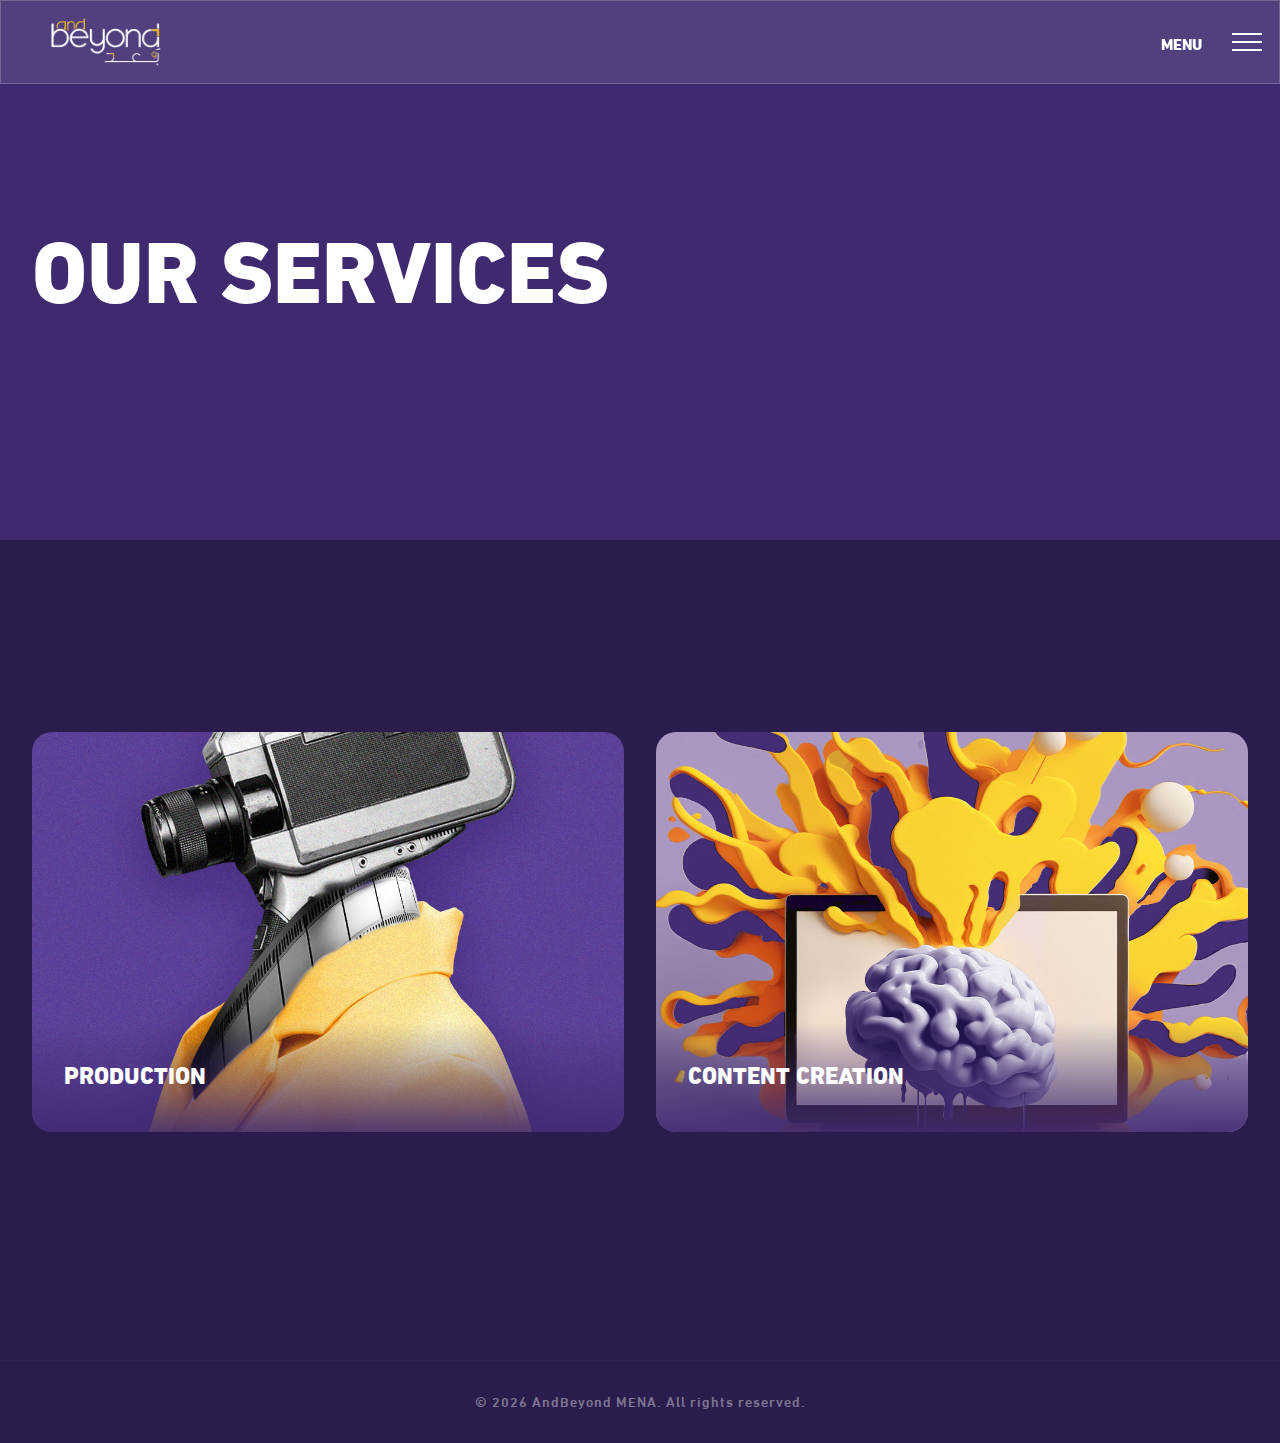
<file: services.html>
<!DOCTYPE html>
<html lang="en">
<head>
    <meta charset="UTF-8">
    <meta name="viewport" content="width=device-width, initial-scale=1.0">
    <title>Services | AndBeyond MENA</title>
    <link rel="stylesheet" href="assets/css/style.css">
</head>
<body>
    <nav class="nav-overlay" id="nav-menu">
        <button class="close-menu" id="close-btn">CLOSE</button>
        <div class="nav-links">
            <a href="index.html">HOME</a>
            <a href="about.html">ABOUT US</a>
            <a href="services.html">SERVICES</a>
            <a href="showcase.html">SHOWCASES</a>
            <a href="contact.html">CONTACT US</a>
        </div>
    </nav>

    <header class="glass" id="main-header">
        <div class="container header-content">
            <div class="logo">
                <a href="index.html">
                    <img src="assets/img/logo_white.png" alt="AndBeyond MENA Logo">
                </a>
            </div>
            <button class="menu-toggle" id="menu-btn">
                <span>MENU</span>
                <div class="hamburger">
                    <i></i>
                </div>
            </button>
        </div>
    </header>

    <main>
        <section class="hero" style="height: 60vh;">
            <div class="hero-overlay"></div>
            <div class="container hero-container">
                <h1 class="hero-title animate-fade-in">Our Services</h1>
            </div>
        </section>

        <section class="services">
            <div class="container">
                <div class="services-grid">
                    <!-- Repeated service cards as in index.html -->
                    <div class="service-card reveal">
                        <img src="assets/img/AB_Services_Page_Production_1000x1262.jpg" alt="Production">
                        <div class="service-info">
                            <h3>Production</h3>
                        </div>
                    </div>
                    <div class="service-card reveal">
                        <img src="assets/img/AB_Services_Page_Content_Creation_1000x886.jpg" alt="Content Creation">
                        <div class="service-info">
                            <h3>Content Creation</h3>
                        </div>
                    </div>
                </div>
            </div>
        </section>
    </main>

    <footer id="footer">
        <div class="footer-bottom">
            <div class="container">
                <p>&copy; 2026 AndBeyond MENA. All rights reserved.</p>
            </div>
        </div>
    </footer>

    <script src="assets/js/main.js"></script>
</body>
</html>
</file>
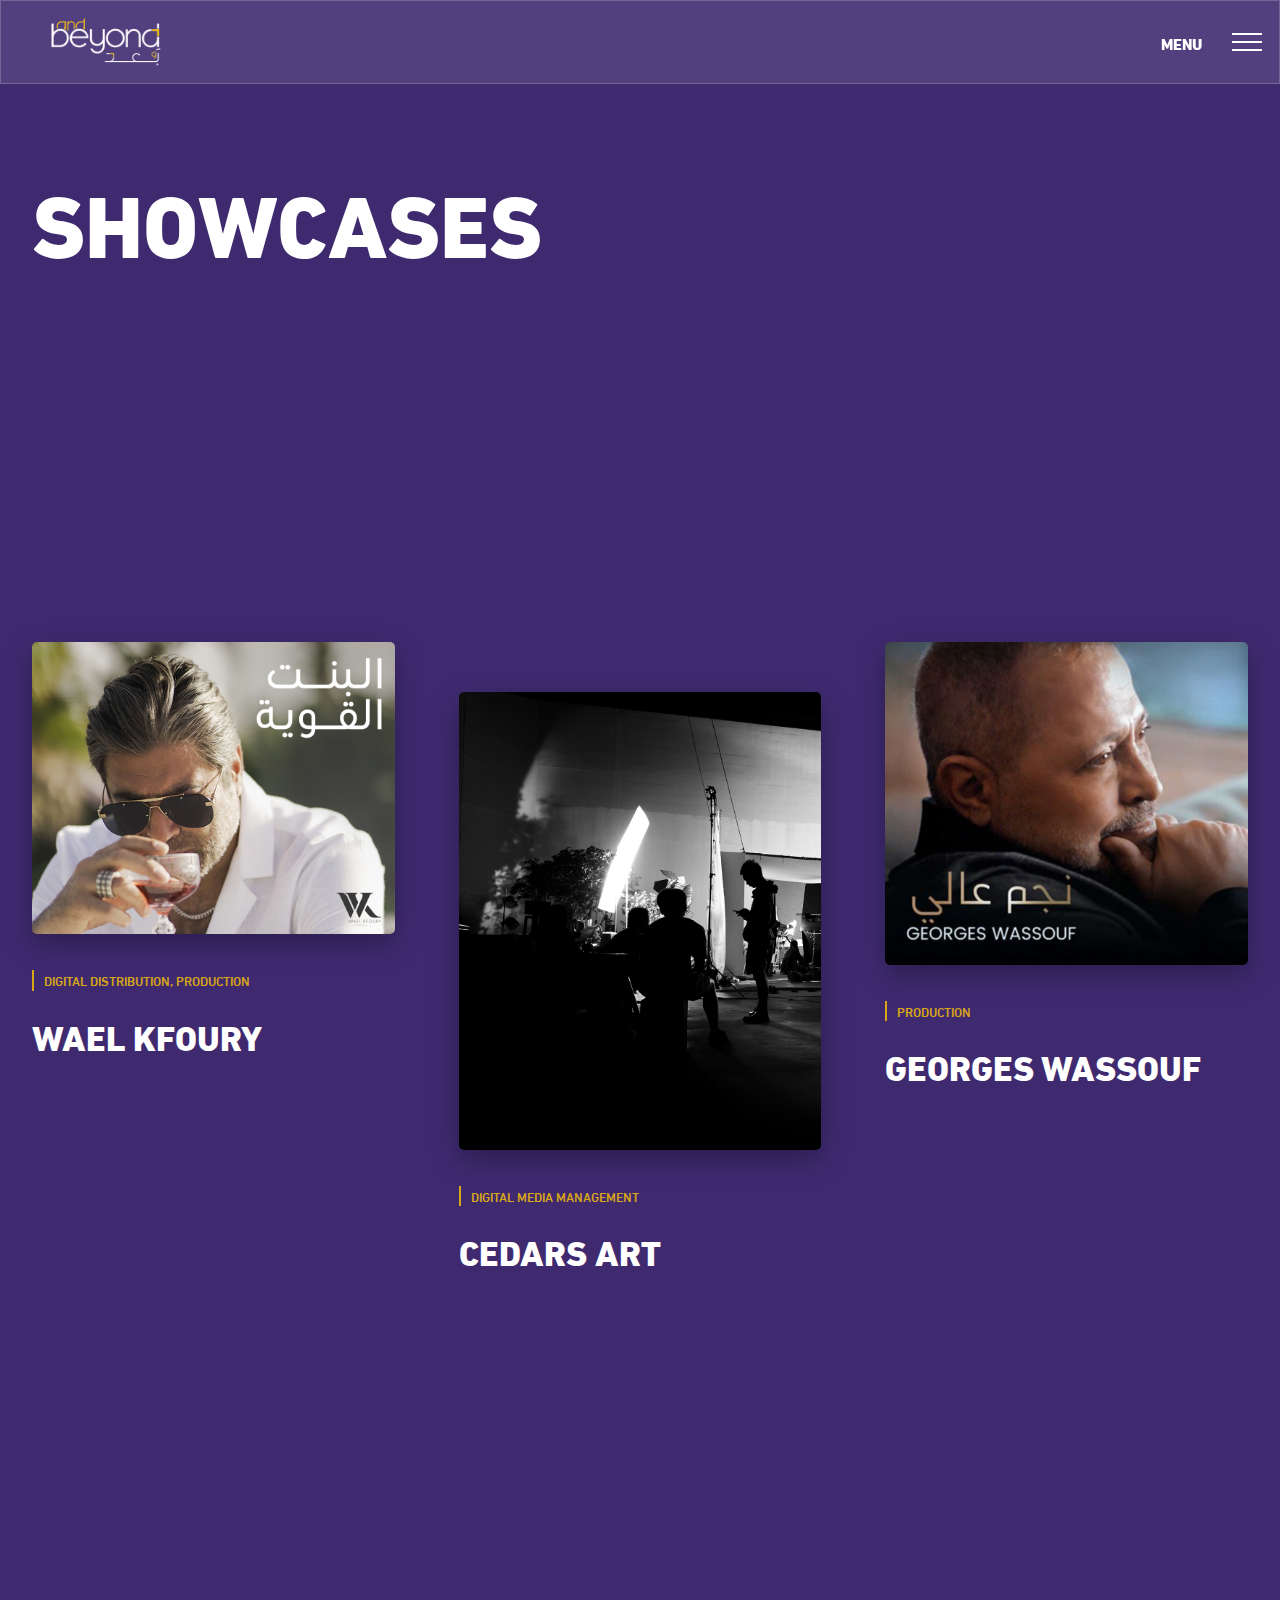
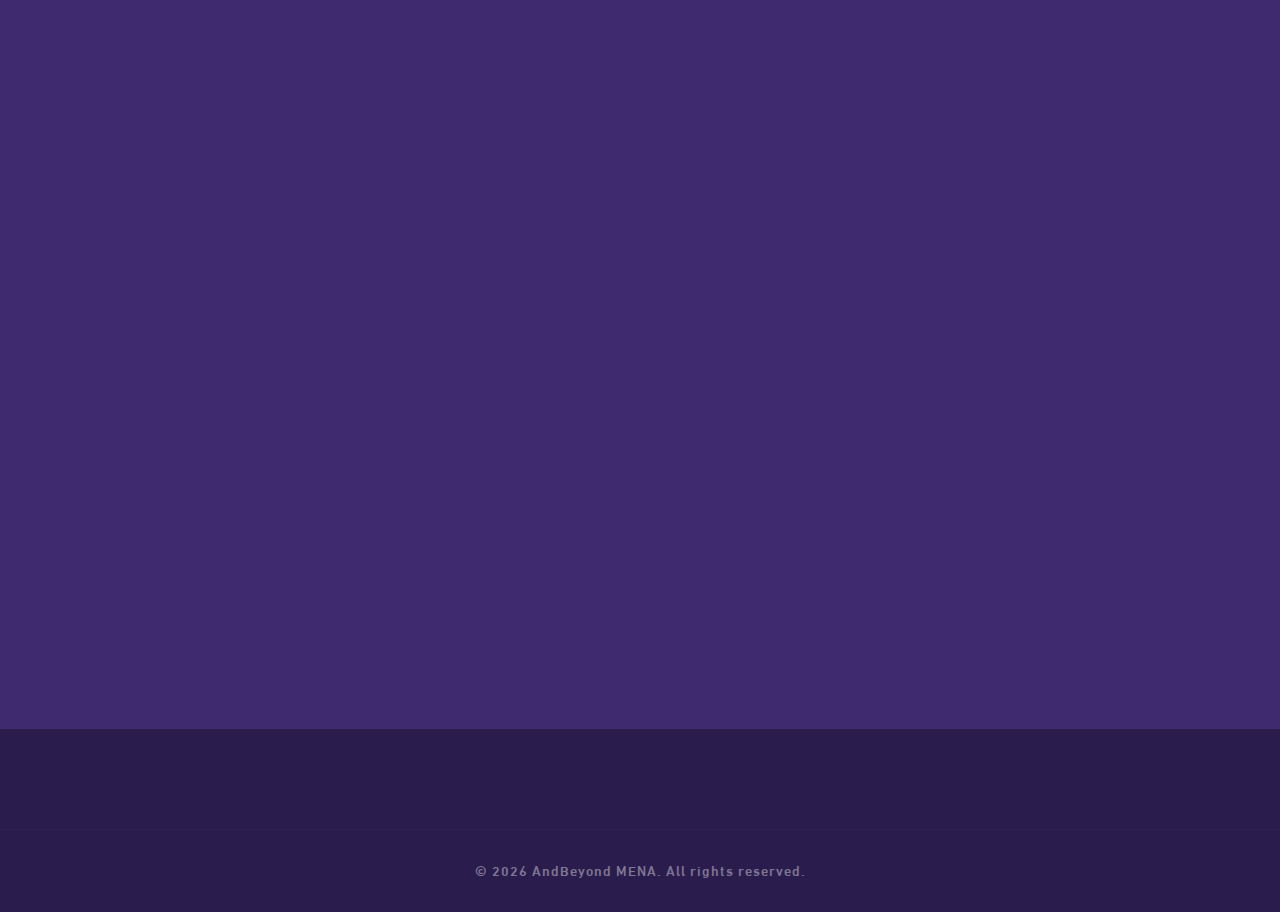
<file: showcase.html>
<!DOCTYPE html>
<html lang="en">
<head>
    <meta charset="UTF-8">
    <meta name="viewport" content="width=device-width, initial-scale=1.0">
    <title>Showcases | AndBeyond MENA</title>
    <link rel="stylesheet" href="assets/css/style.css">
</head>
<body>
    <nav class="nav-overlay" id="nav-menu">
        <button class="close-menu" id="close-btn">CLOSE</button>
        <div class="nav-links">
            <a href="index.html">HOME</a>
            <a href="about.html">ABOUT US</a>
            <a href="services.html">SERVICES</a>
            <a href="showcase.html">SHOWCASES</a>
            <a href="contact.html">CONTACT US</a>
        </div>
    </nav>

    <header class="glass" id="main-header">
        <div class="container header-content">
            <div class="logo">
                <a href="index.html">
                    <img src="assets/img/logo_white.png" alt="AndBeyond MENA Logo">
                </a>
            </div>
            <button class="menu-toggle" id="menu-btn">
                <span>MENU</span>
                <div class="hamburger">
                    <i></i>
                </div>
            </button>
        </div>
    </header>

    <main>
        <section class="hero" style="height: 50vh;">
            <div class="hero-overlay"></div>
            <div class="container hero-container">
                <h1 class="hero-title animate-fade-in">Showcases</h1>
            </div>
        </section>

        <section class="showcase">
            <div class="container">
                <div class="showcase-grid">
                    <div class="showcase-item reveal">
                        <img src="assets/img/showcase/El Bint El Awiye - Wael Kfoury 1000x806.jpg" alt="Wael Kfoury" class="showcase-img">
                        <div class="showcase-info">
                            <span class="showcase-tag">Digital Distribution, Production</span>
                            <h3>Wael Kfoury</h3>
                        </div>
                    </div>
                    <div class="showcase-item reveal">
                        <img src="assets/img/showcase/Cedars Art 1000x1262.jpg" alt="Cedars Art" class="showcase-img">
                        <div class="showcase-info">
                            <span class="showcase-tag">Digital Media Management</span>
                            <h3>Cedars Art</h3>
                        </div>
                    </div>
                    <div class="showcase-item reveal">
                        <img src="assets/img/showcase/Negm Aali - Georges Wassouf 1000x890.jpg" alt="Georges Wassouf" class="showcase-img">
                        <div class="showcase-info">
                            <span class="showcase-tag">Production</span>
                            <h3>Georges Wassouf</h3>
                        </div>
                    </div>
                    <div class="showcase-item reveal">
                        <img src="assets/img/showcase/IQ International awards 1000x806.jpg" alt="IQ Awards" class="showcase-img">
                        <div class="showcase-info">
                            <span class="showcase-tag">Event Management</span>
                            <h3>IQ International Awards</h3>
                        </div>
                    </div>
                    <div class="showcase-item reveal">
                        <img src="assets/img/showcase/Yeslamli li bighar - Marwan Khoury  1000x1262.jpg" alt="Marwan Khoury" class="showcase-img">
                        <div class="showcase-info">
                            <span class="showcase-tag">Production</span>
                            <h3>Marwan Khoury</h3>
                        </div>
                    </div>
                    <div class="showcase-item reveal">
                        <img src="assets/img/showcase/Taqwa 3al Qahwa 1000x890.jpg" alt="Taqwa" class="showcase-img">
                        <div class="showcase-info">
                            <span class="showcase-tag">Content Creation</span>
                            <h3>Taqwa 3al Qahwa</h3>
                        </div>
                    </div>
                </div>
            </div>
        </section>
    </main>

    <footer id="footer">
        <div class="footer-bottom">
            <div class="container">
                <p>&copy; 2026 AndBeyond MENA. All rights reserved.</p>
            </div>
        </div>
    </footer>

    <script src="assets/js/main.js"></script>
</body>
</html>
</file>
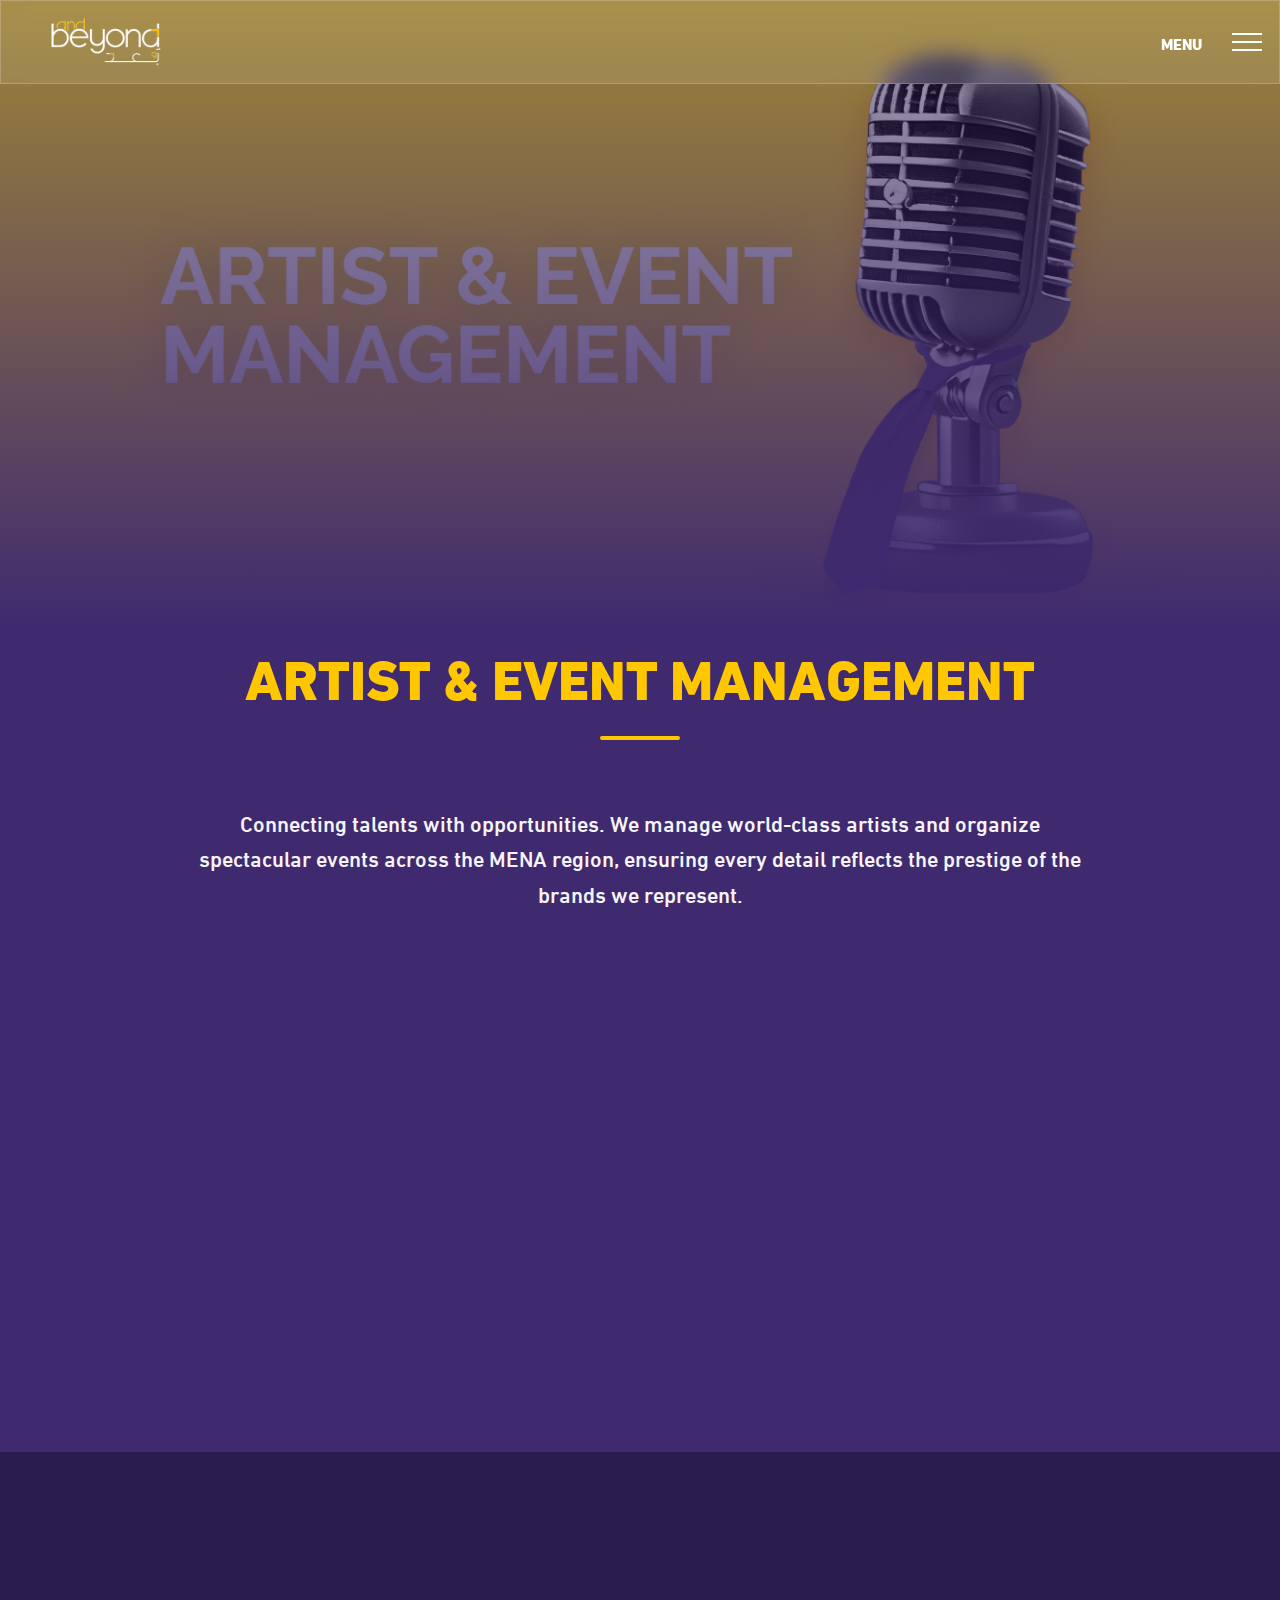
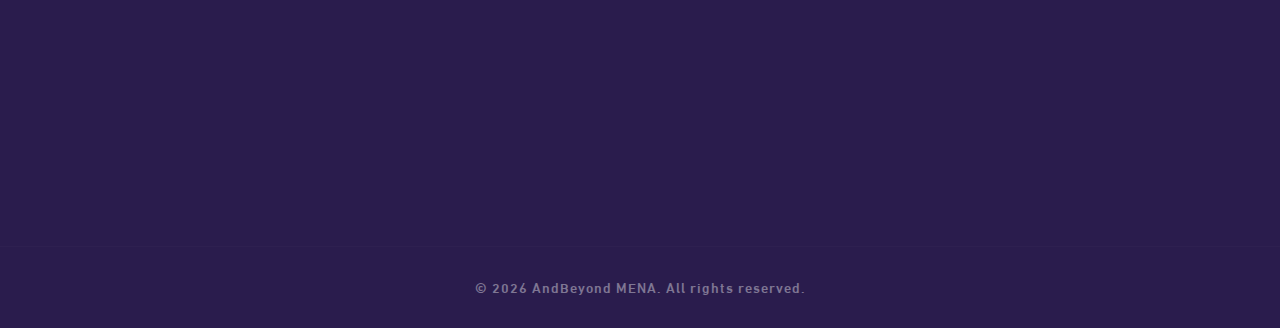
<file: talent-management.html>
<!DOCTYPE html>
<html lang="en">
<head>
    <meta charset="UTF-8">
    <meta name="viewport" content="width=device-width, initial-scale=1.0">
    <title>Artist & Event Management | AndBeyond MENA</title>
    <link rel="stylesheet" href="assets/css/style.css">
</head>
<body>
    <nav class="nav-overlay" id="nav-menu">
        <button class="close-menu" id="close-btn">CLOSE</button>
        <div class="nav-links">
            <a href="index.html">HOME</a>
            <a href="about.html">ABOUT US</a>
            <div class="dropdown">
                <a href="#" class="dropdown-toggle">SERVICES</a>
                <div class="dropdown-menu">
                    <a href="production.html">PRODUCTION</a>
                    <a href="content-creation.html">CONTENT CREATION</a>
                    <a href="graphics-animation.html">GRAPHICS & ANIMATION</a>
                    <a href="talent-management.html">ARTIST & EVENT MANAGEMENT</a>
                    <a href="digital-distribution.html">DIGITAL DISTRIBUTION</a>
                    <a href="digital-media-management.html">DIGITAL MEDIA MANAGEMENT</a>
                    <a href="original-formats.html">ORIGINAL FORMATS</a>
                </div>
            </div>
            <a href="be-the-agency.html">BE THE AGENCY</a>
            <a href="beyond-music.html">BEYOND MUSIC</a>
            <a href="contact.html">CONTACT US</a>
        </div>
    </nav>

    <header class="glass" id="main-header">
        <div class="container header-content">
            <div class="logo">
                <a href="index.html">
                    <img src="assets/img/logo_white.png" alt="AndBeyond MENA Logo">
                </a>
            </div>
            <button class="menu-toggle" id="menu-btn">
                <span>MENU</span>
                <div class="hamburger">
                    <i></i>
                </div>
            </button>
        </div>
    </header>

    <main>
        <section class="subpage-hero" style="background-image: url('assets/img/headers/AB_Artist_Event_Management_Page_Header_with_title.jpg');">
            <div class="container">
            </div>
        </section>

        <section class="service-details reveal">
            <div class="container">
                <div class="service-overview">
                    <h2 class="section-title">Artist & Event Management</h2>
                    <p class="lead-text">
                        Connecting talents with opportunities. We manage world-class artists and organize spectacular events across the MENA region, ensuring every detail reflects the prestige of the brands we represent.
                    </p>
                </div>

                <div class="projects-grid">
                    <div class="project-item reveal">
                        <img src="assets/img/AB_Services_Page_Artist_Event_Management_1000x1262.jpg" alt="Event Management">
                    </div>
                </div>
            </div>
        </section>
    </main>

    <footer id="footer">
        
        <div class="container footer-grid">
            <div class="footer-col reveal">
                <h4>About Us</h4>
                <p>Establishing digital horizons since 2018. A positive hub for talents and brands.</p>
            </div>
            <div class="footer-col reveal">
                <h4>Quick Links</h4>
                <ul class="footer-links">
                    <li><a href="index.html">Home</a></li>
                    <li><a href="about.html">About Us</a></li>
                    <li><a href="index.html#services">Services</a></li>
                    <li><a href="be-the-agency.html">Be The Agency</a></li>
                    <li><a href="beyond-music.html">Beyond Music</a></li>
                    <li><a href="contact.html">Contact Us</a></li>
                </ul>
            </div>
            <div class="footer-col reveal">
                <h4>Offices</h4>
                <div class="footer-links">
                    <p>Beirut, Lebanon</p>
                    <p style="margin-top: 10px;">Riyadh, KSA</p>
                </div>
            </div>
            <div class="footer-col reveal">
                <h4>Follow Us</h4>
                <div class="social-links">
                    <a href="#" class="social-item"><img src="assets/img/social/Footer-facebook-icon-70x70.png" alt="Facebook"></a>
                    <a href="#" class="social-item"><img src="assets/img/social/Footer-instagram-icon-70x70.png" alt="Instagram"></a>
                    <a href="#" class="social-item"><img src="assets/img/social/Footer-linkedin-icon-70x70.png" alt="LinkedIn"></a>
                    <a href="#" class="social-item"><img src="assets/img/social/Footer-tiktok-icon-70x70.png" alt="TikTok"></a>
                    <a href="#" class="social-item"><img src="assets/img/social/Footer-twitter-icon-70x70.png" alt="Twitter"></a>
                    <a href="#" class="social-item"><img src="assets/img/social/Footer-youtube-icon-70x70.png" alt="YouTube"></a>
                </div>
            </div>
        </div>
        <div class="footer-bottom">
            <div class="container">
                <p>&copy; 2026 AndBeyond MENA. All rights reserved.</p>
            </div>
        </div>
    </footer>

    <script src="assets/js/main.js"></script>
</body>
</html>
</file>
<file: assets/css/style.css>
/* 
  And Beyond MENA - Core Design System
  Premium Aesthetic: Vibrant colors, Sleek Dark Mode, Smooth Transitions
*/

@font-face {
  font-family: "DIN-Heavy";
  src: url("../fonts/DIN Next LT W23 Heavy.ttf") format("truetype");
  font-weight: 800;
  font-style: normal;
}

@font-face {
  font-family: "DIN-Medium";
  src: url("../fonts/DIN Next LT W23 Medium.ttf") format("truetype");
  font-weight: 500;
  font-style: normal;
}

@font-face {
  font-family: "Arslan";
  src: url("../fonts/(A) Arslan Wessam A (A) Arslan Wessam A.ttf")
    format("truetype");
  font-weight: normal;
  font-style: normal;
}

:root {
  /* Branding Colors */
  --color-purple: #3f2a70;
  --color-purple-dark: #2a1c4d;
  --color-purple-light: #5a3e9c;
  --color-gold: #ffc700;
  --color-gold-hover: #e6b300;
  --color-white: #ffffff;
  --color-black: #0a0a0a;
  --color-glass: rgba(255, 255, 255, 0.1);
  --color-glass-border: rgba(255, 255, 255, 0.2);

  /* Typography */
  --font-main: "DIN-Medium", sans-serif;
  --font-heading: "DIN-Heavy", sans-serif;
  --font-arabic: "Arslan", sans-serif;

  /* Transitions */
  --transition-smooth: all 0.4s cubic-bezier(0.23, 1, 0.32, 1);

  /* Spacing */
  --spacing-xs: 0.5rem;
  --spacing-sm: 1rem;
  --spacing-md: 2rem;
  --spacing-lg: 4rem;
  --spacing-xl: 8rem;
}

* {
  margin: 0;
  padding: 0;
  box-sizing: border-box;
}

html {
  scroll-behavior: smooth;
  font-size: 16px;
}

body {
  background-color: var(--color-purple);
  color: var(--color-white);
  font-family: var(--font-main);
  line-height: 1.6;
  overflow-x: hidden;
  -webkit-font-smoothing: antialiased;
}

h1,
h2,
h3,
h4,
.heading-bold {
  font-family: var(--font-heading);
  text-transform: uppercase;
}

a {
  text-decoration: none;
  color: inherit;
  transition: var(--transition-smooth);
}

ul {
  list-style: none;
}

img {
  max-width: 100%;
  height: auto;
  display: block;
}

/* Glassmorphism Utilities */
.glass {
  background: var(--color-glass);
  backdrop-filter: blur(10px);
  -webkit-backdrop-filter: blur(10px);
  border: 1px solid var(--color-glass-border);
}

/* Animations */
@keyframes fadeIn {
  from {
    opacity: 0;
    transform: translateY(20px);
  }
  to {
    opacity: 1;
    transform: translateY(0);
  }
}

.animate-fade-in {
  animation: fadeIn 0.8s forwards;
}

/* Header */
header {
  position: fixed;
  top: 0;
  left: 0;
  width: 100%;
  z-index: 1000;
  padding: var(--spacing-sm) 0;
  transition: var(--transition-smooth);
}

.header-content {
  display: flex;
  justify-content: space-between;
  align-items: center;
}

.logo img {
  height: 50px;
  width: auto;
}

.menu-toggle {
  background: transparent;
  border: none;
  color: var(--color-white);
  font-family: var(--font-heading);
  font-size: 1rem;
  display: flex;
  align-items: center;
  gap: 15px;
  cursor: pointer;
}

.hamburger {
  width: 30px;
  height: 20px;
  position: relative;
}

.hamburger i,
.hamburger i::before,
.hamburger i::after {
  content: '';
  position: absolute;
  width: 100%;
  height: 2px;
  background-color: var(--color-white);
  transition: var(--transition-smooth);
}

.hamburger i {
  top: 50%;
  transform: translateY(-50%);
}

.hamburger i::before { top: -8px; left: 0; }
.hamburger i::after { top: 8px; left: 0; }

/* Navigation Dropdown */
.nav-links {
  display: flex;
  flex-direction: column;
  gap: var(--spacing-md);
  align-items: center;
}

.dropdown {
  position: relative;
  display: flex;
  flex-direction: column;
  align-items: center;
}

.dropdown-toggle {
  cursor: pointer;
  display: flex;
  align-items: center;
  gap: 10px;
}

.dropdown-toggle::after {
  content: '▾';
  font-size: 0.8rem;
  transition: var(--transition-smooth);
}

.dropdown.active .dropdown-toggle::after {
  transform: rotate(180deg);
}

.dropdown-menu {
  display: none;
  flex-direction: column;
  gap: 15px;
  margin-top: 15px;
  text-align: center;
  padding: 10px 0;
  border-top: 1px solid var(--color-glass-border);
  width: 100%;
}

.dropdown.active .dropdown-menu {
  display: flex;
}

.dropdown-menu a {
  font-size: 0.9rem;
  opacity: 0.7;
}

.dropdown-menu a:hover {
  opacity: 1;
  color: var(--color-gold);
}

/* Subpage Hero */
.subpage-hero {
  height: 70vh;
  position: relative;
  display: flex;
  align-items: center;
  justify-content: center;
  background-size: cover;
  background-position: center;
}

.subpage-hero::after {
  content: '';
  position: absolute;
  top: 0;
  left: 0;
  width: 100%;
  height: 100%;
  background: linear-gradient(to bottom, rgba(26, 11, 60, 0.4), var(--color-purple));
}

.subpage-hero .container {
  position: relative;
  z-index: 2;
  text-align: center;
}

/* Stylish Project Galleries */
.projects-grid {
  display: grid;
  grid-template-columns: repeat(auto-fill, minmax(300px, 1fr));
  grid-auto-flow: dense;
  gap: 25px;
  margin-top: 50px;
}

.project-item {
  position: relative;
  overflow: hidden;
  border-radius: 20px;
  background: var(--color-purple-dark);
  transition: var(--transition-smooth);
  box-shadow: 0 10px 30px rgba(0, 0, 0, 0.3);
}

.project-item img {
  width: 100%;
  height: 100%;
  object-fit: cover;
  transition: transform 0.6s cubic-bezier(0.165, 0.84, 0.44, 1);
}

.project-item:hover {
  transform: translateY(-10px);
  box-shadow: 0 20px 50px rgba(0, 0, 0, 0.5);
}

.project-item:hover img {
  transform: scale(1.1);
}

/* Specific Stylish Layouts Card Staggering */
.project-item.wide { grid-column: span 2; }
.project-item.tall { grid-row: span 2; }

/* Content Creation: Stylish Sentence & Frame */
.stylish-sentence {
  font-family: var(--font-heading);
  font-size: 3.5rem;
  line-height: 1.1;
  text-align: center;
  margin: 60px 0;
  background: linear-gradient(135deg, var(--color-white) 0%, var(--color-gold) 100%);
  -webkit-background-clip: text;
  -webkit-text-fill-color: transparent;
  letter-spacing: -2px;
  text-transform: uppercase;
}

.premium-frame {
  position: relative;
  padding: 20px;
  background: linear-gradient(135deg, rgba(255,199,0,0.3) 0%, rgba(255,255,255,0.05) 50%, rgba(255,199,0,0.3) 100%);
  border-radius: 40px;
  backdrop-filter: blur(10px);
  border: 1px solid rgba(255,199,0,0.4);
  margin-bottom: 40px;
}

.premium-frame img {
  border-radius: 25px;
  display: block;
}

.service-overview .lead-text {
  font-size: 1.4rem;
  max-width: 900px;
  margin: 0 auto 40px;
  text-align: center;
  opacity: 0.95;
}

/* Hero Slider */
.hero {
  height: 100vh;
  width: 100%;
  display: flex;
  align-items: center;
  position: relative;
  overflow: hidden;
  background-color: var(--color-purple);
}

.hero-slide {
  position: absolute;
  top: 0;
  left: 0;
  width: 100%;
  height: 100%;
  background-size: cover;
  background-position: center;
  opacity: 0;
  transition: opacity 1.5s ease-in-out;
  z-index: 1;
}

.hero-slide.active {
  opacity: 1;
}

.hero-overlay {
  position: absolute;
  top: 0;
  left: 0;
  width: 100%;
  height: 100%;
  background: linear-gradient(rgba(63, 42, 112, 0.4), rgba(63, 42, 112, 0.6));
  z-index: 2;
}

.hero-container {
  z-index: 3;
}

/* Nav Overlay */
.nav-overlay {
  position: fixed;
  top: 0;
  left: 0;
  width: 100%;
  height: 100%;
  background: var(--color-purple);
  z-index: 2000;
  display: flex;
  flex-direction: column;
  justify-content: center;
  align-items: center;
  transform: translateY(-100%);
  transition: var(--transition-smooth);
}

.nav-overlay.active {
  transform: translateY(0);
}

.nav-links {
  text-align: center;
}

.nav-links a {
  display: block;
  font-family: var(--font-heading);
  font-size: 3rem;
  margin: 1rem 0;
  color: var(--color-white);
  transition: var(--transition-smooth);
}

.nav-links a:hover {
  color: var(--color-gold);
}

.footer-bg-text {
  display: none;
}

.close-menu {
  position: absolute;
  top: 30px;
  right: 30px;
  background: none;
  border: none;
  color: var(--color-white);
  font-family: var(--font-heading);
  font-size: 1.5rem;
  cursor: pointer;
}

.hero-container {
  z-index: 2;
}

.hero-title {
  font-size: 5.5rem;
  line-height: 1.1;
  margin-bottom: var(--spacing-sm);
}

.hero-subtitle {
  font-size: 1.5rem;
  margin-bottom: var(--spacing-md);
  opacity: 0.9;
}

.gold-text {
  color: var(--color-gold);
}

/* Buttons */
.btn {
  display: inline-block;
  padding: 1.2rem 3rem;
  font-family: var(--font-heading);
  border-radius: 50px;
  text-transform: uppercase;
  letter-spacing: 1px;
  cursor: pointer;
}

.btn-gold {
  background-color: var(--color-gold);
  color: var(--color-purple);
}

.btn-gold:hover {
  background-color: var(--color-gold-hover);
  transform: translateY(-5px);
  box-shadow: 0 10px 20px rgba(0, 0, 0, 0.2);
}

@media (max-width: 992px) {
  .hero-title { font-size: 4rem; }
}

/* About Section */
.about {
  padding: var(--spacing-xl) 0;
  text-align: center;
}

.about-content {
  max-width: 900px;
  margin: 0 auto;
}

.section-title {
  font-size: 3.5rem;
  margin-bottom: var(--spacing-lg);
  color: var(--color-gold);
  text-align: center;
  position: relative;
  width: 100%;
}

.section-title::after {
  content: "";
  display: block;
  width: 80px;
  height: 4px;
  background: var(--color-gold);
  margin: 1rem auto 0;
  border-radius: 2px;
}

.about-text {
  font-size: 1.25rem;
  opacity: 0.9;
  margin-bottom: var(--spacing-md);
}

.reveal {
  opacity: 0;
  transform: translateY(30px);
  transition: var(--transition-smooth);
}

.reveal.animate-fade-in {
  opacity: 1;
  transform: translateY(0);
}

/* Layout Utilities */
.container {
  width: 100%;
  max-width: 1440px;
  margin: 0 auto;
  padding: 0 var(--spacing-md);
}

.gold-text {
  color: var(--color-gold);
}

/* Services Section */
.services {
  padding: var(--spacing-xl) 0;
  background-color: var(--color-purple-dark);
}

.services-grid {
  display: grid;
  grid-template-columns: repeat(auto-fit, minmax(300px, 1fr));
  gap: var(--spacing-md);
  margin-top: var(--spacing-lg);
}

.service-card {
  position: relative;
  height: 400px;
  border-radius: 20px;
  overflow: hidden;
  cursor: pointer;
  transition: var(--transition-smooth);
}

.service-card img {
  width: 100%;
  height: 100%;
  object-fit: cover;
  transition: var(--transition-smooth);
}

.service-card:hover img {
  transform: scale(1.1);
}

.service-info {
  position: absolute;
  bottom: 0;
  left: 0;
  width: 100%;
  padding: var(--spacing-md);
  background: linear-gradient(transparent, rgba(63, 42, 112, 0.9));
  color: var(--color-white);
  transition: var(--transition-smooth);
}

.service-card:hover .service-info {
  background: linear-gradient(transparent, var(--color-gold));
}

.service-card:hover .service-info h3 {
  color: var(--color-purple);
}

.service-info h3 {
  font-size: 1.5rem;
  margin-bottom: 0.5rem;
}

/* Footer refinements */
/* Partners Section - Enhanced */
.partners {
  padding: 100px 0;
  background-color: var(--color-purple-dark);
  position: relative;
  overflow: hidden;
  border-top: 1px solid var(--color-glass-border);
}

.partners::after {
  content: "";
  position: absolute;
  top: 0;
  left: 0;
  width: 100%;
  height: 100%;
  background: radial-gradient(circle at 50% 50%, rgba(255, 199, 0, 0.05), transparent 70%);
  pointer-events: none;
}

.partners-slider {
  display: flex;
  align-items: center;
  gap: 80px;
  width: max-content;
  animation: scroll 45s linear infinite;
}

.partners-slider img {
  height: 50px;
  width: auto;
  opacity: 0.8;
  transition: var(--transition-smooth);
  object-fit: contain;
  padding: 0 20px;
}

.partners-slider img.invert-logo {
  filter: invert(1) grayscale(1);
}

.partners-slider img:hover {
  opacity: 1;
  transform: scale(1.15) translateY(-5px);
}

@keyframes scroll {
  0% { transform: translateX(0); }
  100% { transform: translateX(-50%); }
}

/* Showcases Section */
.showcase {
  padding: var(--spacing-xl) 0;
}

.showcase-grid {
  display: flex;
  flex-wrap: wrap;
  gap: var(--spacing-lg);
  margin-top: var(--spacing-lg);
}

.showcase-item {
  flex: 1 1 calc(33.333% - var(--spacing-lg));
  min-width: 300px;
  position: relative;
  margin-bottom: var(--spacing-xl);
  transition: var(--transition-smooth);
}

.showcase-item:hover {
  transform: translateY(-15px);
}

.showcase-media {
  position: relative;
  overflow: hidden;
  border-radius: 10px;
  aspect-ratio: 1000 / 806;
}

.showcase-overlay {
  position: absolute;
  top: 0;
  left: 0;
  width: 100%;
  height: 100%;
  background: rgba(26, 11, 60, 0.4); /* Dark purple tint */
  display: flex;
  align-items: center;
  justify-content: center;
  opacity: 0;
  transition: opacity 0.4s ease;
  z-index: 5;
  backdrop-filter: blur(2px);
}

.showcase-item:hover .showcase-overlay {
  opacity: 1;
}

.watch-link {
  background: var(--color-gold);
  color: var(--color-purple-dark);
  padding: 12px 25px;
  border-radius: 30px;
  text-decoration: none;
  font-weight: 700;
  font-size: 0.85rem;
  letter-spacing: 1px;
  text-transform: uppercase;
  display: flex;
  align-items: center;
  gap: 10px;
  transform: translateY(20px);
  transition: all 0.4s cubic-bezier(0.175, 0.885, 0.32, 1.275);
}

.showcase-item:hover .watch-link {
  transform: translateY(0);
}

.watch-link:hover {
  background: var(--color-white);
  transform: scale(1.05);
}

.watch-icon {
  font-size: 1.2rem;
}

.showcase-img {
  width: 100%;
  display: block;
  transition: var(--transition-smooth);
}

.showcase-item:hover .showcase-img {
  box-shadow: 0 20px 50px rgba(0, 0, 0, 0.5);
  transform: scale(1.02);
}

.showcase-item:hover .showcase-info h3 {
  color: var(--color-gold);
}

/* Staggered effect for grid */
.showcase-item:nth-child(even) {
  margin-top: 50px;
}

.showcase-img {
  width: 100%;
  height: auto;
  border-radius: 5px;
  margin-bottom: 2rem;
  box-shadow: 0 10px 30px rgba(0,0,0,0.3);
}

.showcase-info h3 {
  font-size: 2.2rem;
  margin-bottom: 0.5rem;
  font-family: var(--font-heading);
}

.showcase-tag {
  font-size: 0.8rem;
  text-transform: uppercase;
  color: var(--color-gold);
  border-left: 2px solid var(--color-gold);
  padding-left: 10px;
  margin-bottom: 1rem;
  display: inline-block;
  opacity: 0.8;
}

/* Horizons Section - Sleek & Elegant Redesign */
.horizons {
  background-color: var(--color-purple-dark);
  padding: 120px 0;
  color: var(--color-white);
  position: relative;
  overflow: hidden;
}

.horizons::before {
  content: "";
  position: absolute;
  top: 0;
  left: 0;
  width: 100%;
  height: 100%;
  background: radial-gradient(circle at 20% 50%, rgba(255, 199, 0, 0.03), transparent 60%); /* Softened glow */
  pointer-events: none;
}

.horizons-content {
  display: grid;
  grid-template-columns: 1.2fr 1fr;
  align-items: center;
  gap: var(--spacing-lg);
}

.horizons-text {
  font-size: 1.8rem;
  line-height: 1.6;
  font-weight: 300;
  color: rgba(255, 255, 255, 0.9);
  padding-right: var(--spacing-md);
  border-left: 3px solid var(--color-gold);
  padding-left: var(--spacing-md);
}

.horizons-img {
  position: relative;
  z-index: 2;
}

.horizons-img img {
  border-radius: 10px;
  box-shadow: 0 30px 60px rgba(0, 0, 0, 0.5);
  transition: var(--transition-smooth);
  filter: brightness(0.9);
}

.horizons-img:hover img {
  transform: scale(1.02);
  filter: brightness(1.1);
}

/* Stats Section - Sleek & Elegant Redesign */
.stats {
  background-color: var(--color-purple-dark);
  padding-bottom: 120px;
  color: var(--color-white);
  position: relative;
}

.stats-grid {
  display: grid;
  grid-template-columns: 2fr 1fr;
  align-items: center;
  gap: var(--spacing-lg);
  background: var(--color-glass);
  padding: var(--spacing-lg);
  border-radius: 20px;
  border: 1px solid var(--color-glass-border);
  backdrop-filter: blur(15px);
}

.stat-item {
  text-align: center;
  padding: 0 var(--spacing-md);
}

.stat-icon {
  height: 90px;
  margin-bottom: var(--spacing-sm);
  opacity: 1;
  transition: var(--transition-smooth);
  display: flex;
  justify-content: center;
  align-items: center;
}

.stat-icon img {
  height: 100%;
  width: auto;
  border-radius: 20px; /* Rounding the sharp edges of the previous icons */
  object-fit: contain;
  margin: 0 auto;
}

.stat-number {
  font-family: var(--font-heading);
  font-size: 4.8rem; /* Slightly larger for impact */
  line-height: 1;
  color: var(--color-gold);
  /* Added text-rendering optimization and a very subtle polish */
  -webkit-font-smoothing: antialiased;
  text-shadow: 0 0 20px rgba(255, 199, 0, 0.1);
  will-change: contents; /* Optimize for counter animation */
}

.stat-label {
  font-size: 0.9rem;
  text-transform: uppercase;
  letter-spacing: 2px;
  opacity: 0.6;
  margin-top: 0.5rem;
}

.stat-dot {
  width: 4px;
  height: 4px;
  background: var(--color-gold);
  border-radius: 50%;
  margin: 15px auto 0;
  opacity: 0.5;
}

.goals-text {
  border-left: 1px solid var(--color-glass-border);
  padding-left: var(--spacing-lg);
}

.goals-text h4 {
  font-size: 0.75rem;
  letter-spacing: 3px;
  color: var(--color-gold);
  margin-bottom: 1.5rem;
  opacity: 0.7;
}

.goals-content {
  font-size: 1.2rem;
  line-height: 1.7;
  font-weight: 300;
  color: rgba(255, 255, 255, 0.8);
}

.goals-content strong {
  font-weight: 600;
  color: var(--color-white);
}

@media (max-width: 992px) {
  .horizons-content, .stats-grid {
    grid-template-columns: 1fr;
    text-align: center;
  }
  .horizons-text {
    border-left: none;
    padding-left: 0;
    margin-bottom: var(--spacing-md);
  }
  .goals-text {
    border-left: none;
    padding-left: 0;
    margin-top: var(--spacing-lg);
  }
}

/* Footer - Premium Redesign */
/* Client Grid */
.clients-section {
  padding: 80px 0;
  background: rgba(255, 255, 255, 0.02);
}

.clients-grid {
  display: grid;
  grid-template-columns: repeat(auto-fill, minmax(150px, 1fr));
  gap: 30px;
  align-items: center;
  justify-items: center;
}

.client-item {
  width: 100%;
  max-width: 120px;
  opacity: 0.5;
  filter: grayscale(1);
  transition: var(--transition-smooth);
}

.client-item:hover {
  opacity: 1;
  filter: grayscale(0);
  transform: scale(1.1);
}

footer {
  background-color: var(--color-purple-dark);
  color: var(--color-white);
  padding: 100px 0 30px;
  position: relative;
  overflow: hidden;
}

.footer-grid {
  display: grid;
  grid-template-columns: 1.5fr 1fr 1fr 1fr;
  gap: 60px;
  margin-bottom: 80px;
}

.footer-col h4 {
  font-size: 0.8rem;
  text-transform: uppercase;
  letter-spacing: 3px;
  color: var(--color-gold);
  margin-bottom: 2.5rem;
  position: relative;
}

.footer-col h4::after {
  content: "";
  position: absolute;
  bottom: -15px;
  left: 0;
  width: 25px;
  height: 2px;
  background: var(--color-gold);
}

.footer-col p {
  font-size: 0.95rem;
  line-height: 1.8;
  opacity: 0.6;
  font-weight: 300;
}

.social-links {
  display: flex;
  gap: 15px;
  flex-wrap: wrap;
}

.social-links a {
  width: 40px;
  height: 40px;
  display: flex;
  align-items: center;
  justify-content: center;
  transition: var(--transition-smooth);
}

.social-links a img {
  width: 100%;
  height: 100%;
  object-fit: contain;
  filter: drop-shadow(0 2px 5px rgba(0, 0, 0, 0.2));
  transition: var(--transition-smooth);
}

.social-links a:hover {
  transform: translateY(-5px);
}

.social-links a:hover img {
  filter: drop-shadow(0 5px 15px rgba(255, 199, 0, 0.4)) scale(1.1);
}

.footer-bottom {
  border-top: 1px solid rgba(255, 255, 255, 0.05);
  padding-top: 30px;
  text-align: center;
  font-size: 0.85rem;
  opacity: 0.4;
  letter-spacing: 1px;
}

/* Custom Scrollbar */
::-webkit-scrollbar {
  width: 10px;
}

::-webkit-scrollbar-track {
  background: var(--color-purple-dark);
}

::-webkit-scrollbar-thumb {
  background: var(--color-gold);
}

::-webkit-scrollbar-thumb:hover {
  background: var(--color-gold-hover);
}

.showcase-grid {
  display: flex;
  flex-wrap: wrap;
  gap: var(--spacing-lg);
  margin-top: var(--spacing-lg);
  justify-content: center;
}

/* Contact Page Specific Styles */
.contact-section {
    padding: 120px 0;
    position: relative;
    overflow: hidden;
}

.contact-grid {
    display: grid;
    grid-template-columns: 1fr 1fr;
    gap: 60px;
    align-items: start;
}

.contact-info-col {
    display: flex;
    flex-direction: column;
    gap: 30px;
}

.contact-form-card {
    padding: 40px;
    border-radius: 30px;
    background: rgba(255, 255, 255, 0.05);
    backdrop-filter: blur(20px);
    border: 1px solid rgba(255, 255, 255, 0.1);
    box-shadow: 0 20px 40px rgba(0, 0, 0, 0.3);
}

.contact-form .form-group {
    margin-bottom: 25px;
}

.contact-form label {
    display: block;
    font-family: var(--font-heading);
    font-size: 0.9rem;
    margin-bottom: 10px;
    color: var(--color-gold);
}

.contact-form input,
.contact-form textarea {
    width: 100%;
    padding: 15px 20px;
    background: rgba(255, 255, 255, 0.1);
    border: 1px solid rgba(255, 255, 255, 0.2);
    border-radius: 12px;
    color: var(--color-white);
    font-family: var(--font-main);
    transition: var(--transition-smooth);
}

.contact-form input:focus,
.contact-form textarea:focus {
    outline: none;
    background: rgba(255, 255, 255, 0.15);
    border-color: var(--color-gold);
}

.office-info-grid {
    display: grid;
    grid-template-columns: 1fr 1fr;
    gap: 20px;
}

.office-card {
    padding: 30px;
    border-radius: 20px;
    background: var(--color-purple-dark);
    border: 1px solid var(--color-glass-border);
    transition: var(--transition-smooth);
}

.office-card:hover {
    transform: translateY(-5px);
    border-color: var(--color-gold);
}

.office-card h4 {
    color: var(--color-gold);
    margin-bottom: 15px;
    font-size: 1.2rem;
}

.office-card p {
    margin-bottom: 8px;
    opacity: 0.8;
}

.map-container {
    width: 100%;
    height: 400px;
    border-radius: 20px;
    overflow: hidden;
    margin-top: 40px;
    border: 1px solid var(--color-glass-border);
}

.map-container iframe {
    width: 100%;
    height: 100%;
    filter: invert(90%) hue-rotate(180deg) brightness(95%) contrast(90%);
}

@media (max-width: 992px) {
    .contact-grid {
        grid-template-columns: 1fr;
    }
}
</file>
